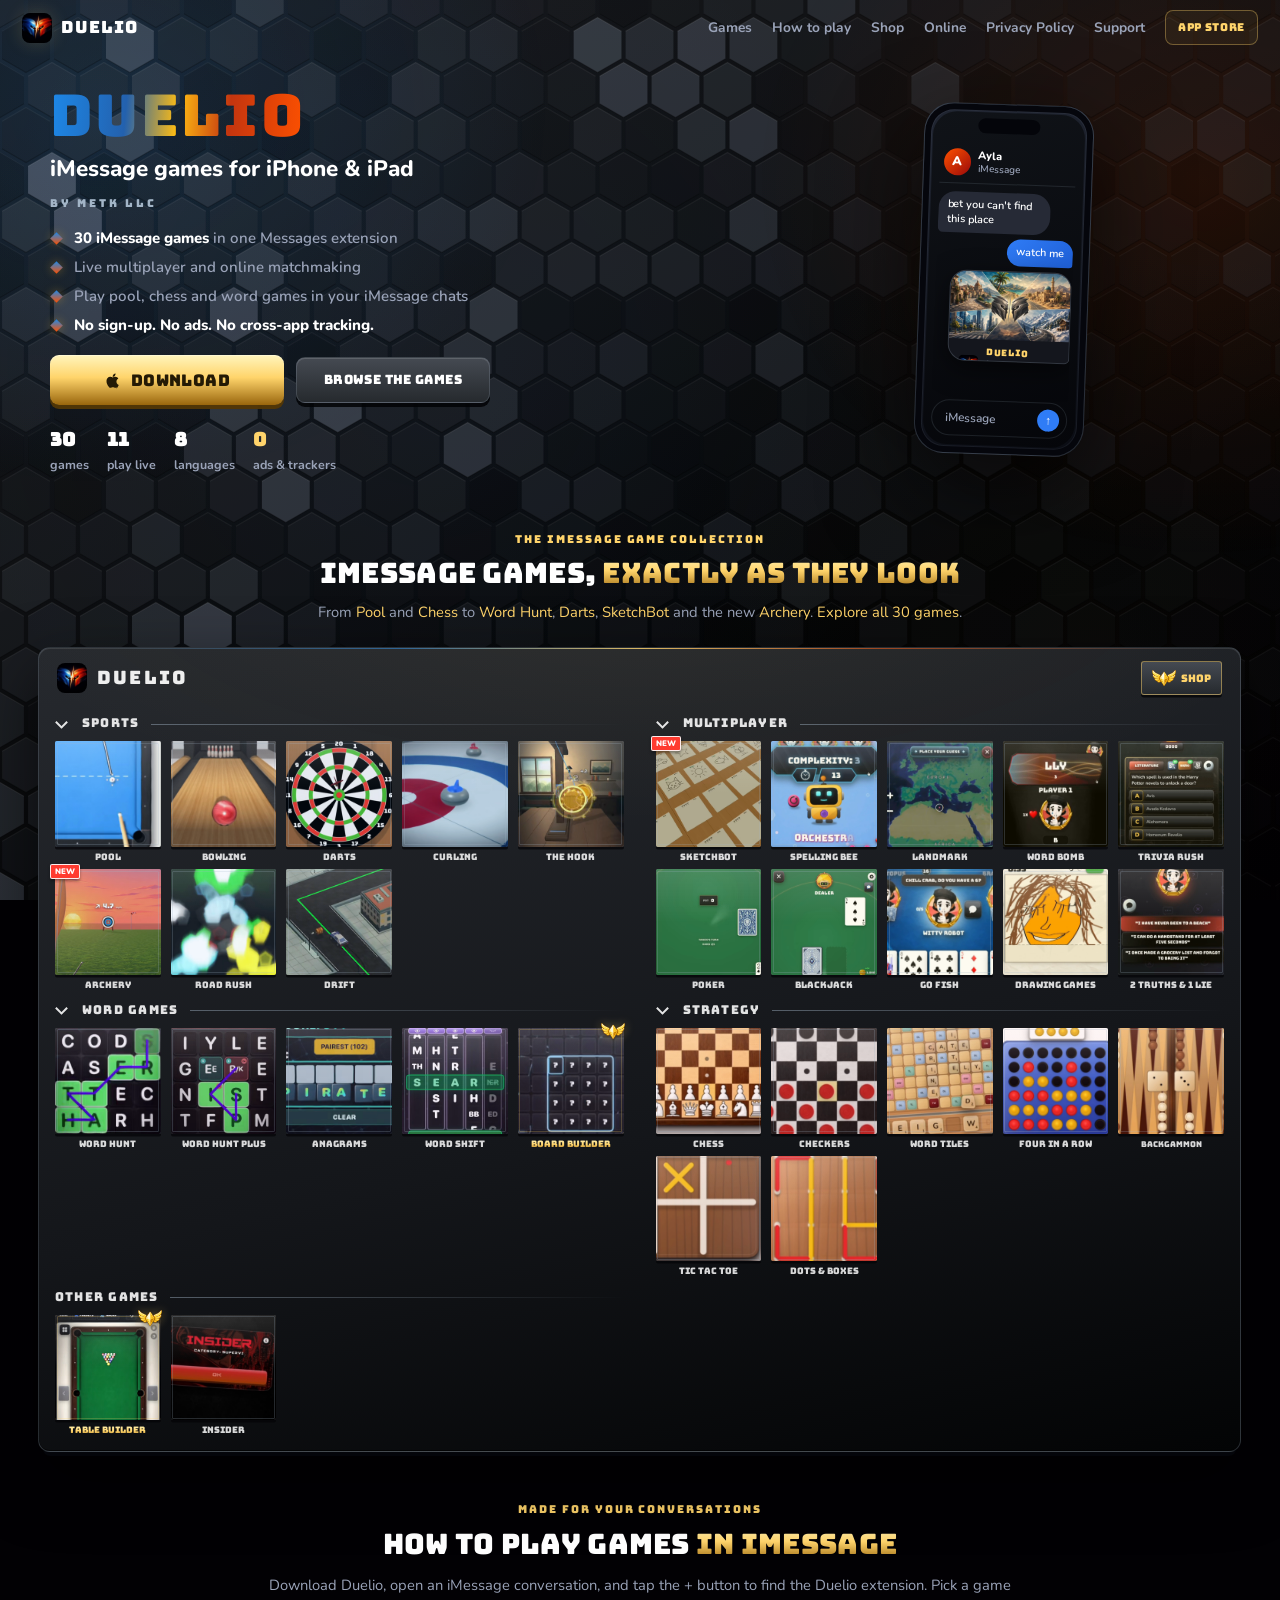
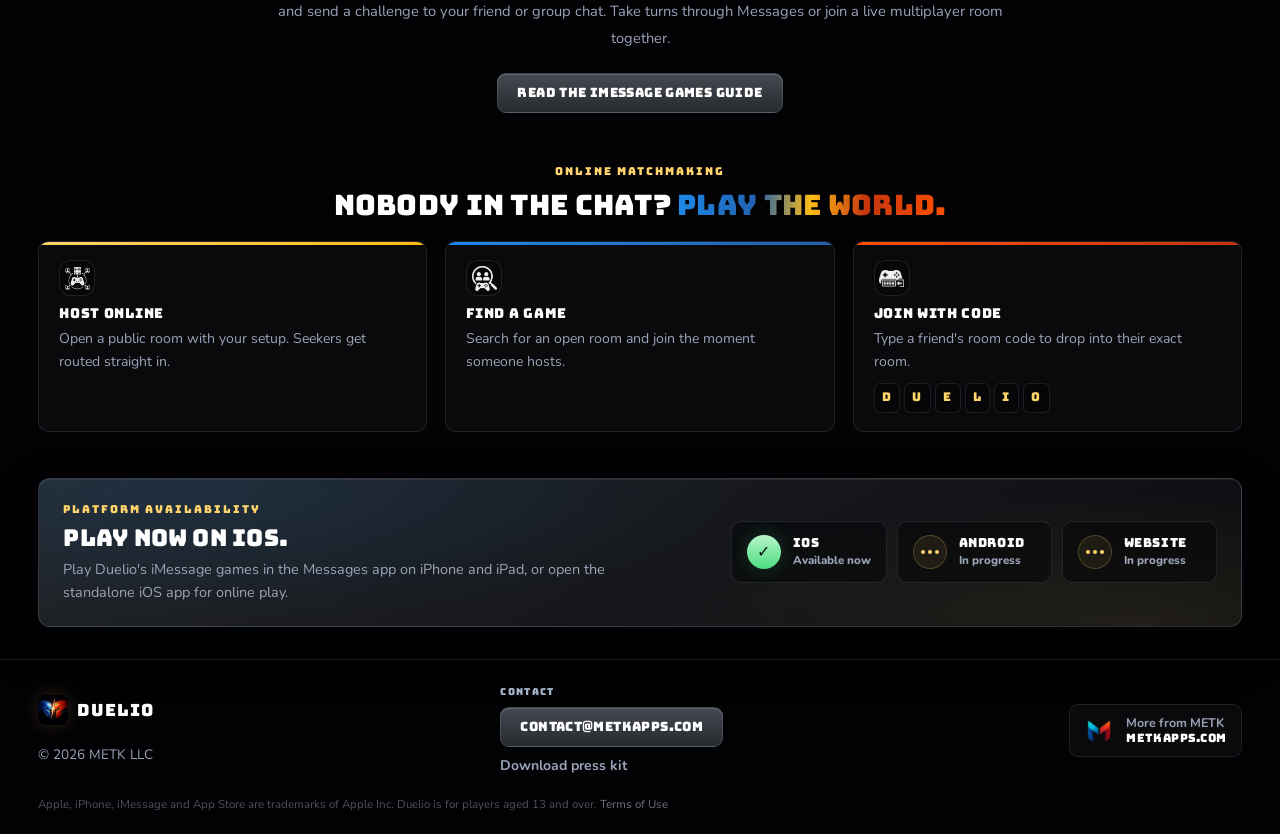
<file: index.html>
<!DOCTYPE html>
<html lang="en">
<head>
<meta charset="utf-8">
<meta http-equiv="Content-Security-Policy" content="default-src 'self'; script-src 'self'; style-src 'self' 'unsafe-inline'; img-src 'self' data: blob:; media-src 'self' blob:; font-src 'self'; connect-src 'self' https://api.duelioapp.com; object-src 'none'; base-uri 'none'; form-action 'none'">
<meta name="referrer" content="no-referrer">
<meta name="viewport" content="width=device-width, initial-scale=1">
<title>Duelio — iMessage Games for iPhone &amp; iPad</title>
<meta name="description" content="Play 30 iMessage games with Duelio on iPhone and iPad. Challenge friends to pool, chess, Word Hunt and more in Messages. No ads or sign-up.">
<meta property="og:title" content="Duelio — iMessage Games for iPhone &amp; iPad">
<meta property="og:description" content="Play 30 iMessage games with Duelio on iPhone and iPad. Challenge friends to pool, chess, Word Hunt and more in Messages. No ads or sign-up.">
<meta property="og:url" content="https://duelioapp.com/">
<meta property="og:image" content="https://duelioapp.com/assets/img/duelio-logo.png">
<meta property="og:type" content="website">
<meta property="og:site_name" content="Duelio">
<meta property="og:image:alt" content="Duelio iMessage games app icon">
<meta name="twitter:card" content="summary">
<meta name="twitter:title" content="Duelio — iMessage Games for iPhone &amp; iPad">
<meta name="twitter:description" content="Play 30 iMessage games with Duelio on iPhone and iPad. Challenge friends to pool, chess, Word Hunt and more in Messages. No ads or sign-up.">
<meta name="twitter:image" content="https://duelioapp.com/assets/img/duelio-logo.png">
<link rel="canonical" href="https://duelioapp.com/">
<script type="application/ld+json">
{
  "@context": "https://schema.org",
  "@graph": [
    {
      "@type": "WebSite",
      "@id": "https://duelioapp.com/#website",
      "name": "Duelio",
      "alternateName": "Duelio Games",
      "url": "https://duelioapp.com/",
      "publisher": { "@id": "https://duelioapp.com/#organization" }
    },
    {
      "@type": "Organization",
      "@id": "https://duelioapp.com/#organization",
      "name": "METK LLC",
      "url": "https://metkapps.com/"
    },
    {
      "@type": "SoftwareApplication",
      "name": "Duelio Games",
      "url": "https://duelioapp.com/",
      "downloadUrl": "https://apps.apple.com/app/id6792538416",
      "image": "https://duelioapp.com/assets/img/duelio-logo.png",
      "operatingSystem": "iOS, iPadOS",
      "applicationCategory": "GameApplication",
      "description": "An iMessage game collection for iPhone and iPad with pool, chess, word games, card games and live multiplayer.",
      "publisher": { "@id": "https://duelioapp.com/#organization" }
    }
  ]
}
</script>
<meta name="theme-color" content="#020104">
<link rel="icon" type="image/png" sizes="32x32" href="/assets/img/favicon-32.png?v=2">
<link rel="icon" type="image/png" sizes="16x16" href="/assets/img/favicon-16.png?v=2">
<link rel="icon" type="image/png" sizes="64x64" href="/assets/img/favicon-64.png?v=2">
<link rel="apple-touch-icon" href="/assets/img/apple-touch-icon.png?v=2">
<link rel="stylesheet" href="/assets/site.css?v=19">
<link rel="stylesheet" href="/assets/home.css?v=4">
</head>
<body class="home">

<div class="wall" aria-hidden="true"></div>
<div class="duel-glow" aria-hidden="true"></div>
<canvas id="hexfx" aria-hidden="true"></canvas>

<header class="nav" id="nav">
  <a class="nav-logo" href="/">
    <img src="/assets/img/duelio-logo.png" alt="Duelio">
    <span class="wm">DUELIO</span>
  </a>
  <nav class="nav-links">
    <a href="#catalog">Games</a>
    <a href="/imessage-games/">How to play</a>
    <a href="/shop/">Shop</a>
    <a href="#online">Online</a>
    <a href="/privacy/">Privacy Policy</a>
    <a href="/support/">Support</a>
  </nav>
  <a class="nav-cta" href="https://apps.apple.com/app/id6792538416" target="_blank" rel="noopener">App Store</a>
</header>

<main>

<!-- ============================== HERO ============================== -->
<section class="hero" id="top">
  <div class="hero-inner">
    <div class="hero-copy">
      <h1 class="reveal d1"><span class="grad-duel">DUELIO</span><span class="hero-tagline">iMessage games for iPhone &amp; iPad</span></h1>
      <p class="hero-by reveal d1">by METK LLC</p>
      <ul class="hero-bullets reveal d2">
        <li><b>30 iMessage games</b> in one Messages extension</li>
        <li>Live multiplayer and online matchmaking</li>
        <li>Play pool, chess and word games in your iMessage chats</li>
        <li><b>No sign-up. No ads. No cross-app tracking.</b></li>
      </ul>
      <div class="hero-cta reveal d3">
        <a class="btn btn-gold hero-download" href="https://apps.apple.com/app/id6792538416" target="_blank" rel="noopener">
          <svg viewBox="0 0 24 24" width="24" height="24" focusable="false" aria-hidden="true"><path fill="currentColor" d="M17.05 20.28c-.98.95-2.05.8-3.08.35-1.09-.46-2.09-.48-3.24 0-1.44.62-2.2.44-3.06-.35C2.79 15.25 3.51 7.59 9.05 7.31c1.35.07 2.29.74 3.08.8.98-.2 1.92-.9 3.16-.8 1.79.14 3.04.86 3.9 2.18-3.6 2.16-2.75 6.9.53 8.16-.65 1.36-1.5 2.7-2.67 4.63ZM12.03 7.25c-.15-2.23 1.66-4.07 3.74-4.25.29 2.58-2.34 4.5-3.74 4.25Z"/></svg>
          <span>Download</span>
        </a>
        <a class="btn btn-ghost hero-browse" href="#catalog">Browse the games</a>
      </div>
      <div class="hero-stats reveal d3">
        <div><b class="count" data-count="30">30</b><span>games</span></div>
        <div><b class="count" data-count="11">11</b><span>play live</span></div>
        <div><b class="count" data-count="8">8</b><span>languages</span></div>
        <div><b class="gap">0</b><span>ads &amp; trackers</span></div>
      </div>
    </div>

    <!-- animated iMessage thread with the app's real invite covers -->
    <div class="hero-phone reveal d2" aria-hidden="true">
      <div class="phone">
        <div class="phone-notch"></div>
        <div class="phone-screen" id="phone-screen"></div>
      </div>
      <div class="phone-glow"></div>
    </div>
  </div>
</section>

<!-- ============================== CATALOG ============================== -->
<section class="section" id="catalog">
  <p class="eyebrow reveal">The iMessage game collection</p>
  <h2 class="reveal">iMessage games, <span class="grad-gold">exactly as they look</span></h2>
  <p class="lead">From <a href="/games/#game-8ballreboot">Pool</a> and <a href="/games/#game-chess">Chess</a> to <a href="/games/#game-wordhunt">Word Hunt</a>, <a href="/games/#game-darts">Darts</a>, <a href="/games/#game-quickdraw">SketchBot</a> and the new <a href="/games/#game-archery">Archery</a>. <a href="/games/">Explore all 30 games</a>.</p>

  <div class="catalog-shell reveal">
    <canvas class="catalog-hexfx" aria-hidden="true"></canvas>
    <div class="catalog-head">
      <img class="catalog-app-icon" src="/assets/img/duelio-logo.png" alt="" width="36" height="36">
      <span class="wm">DUELIO</span>
      <div class="catalog-actions">
        <a class="catalog-shop" href="/shop/"><img src="/assets/img/pro-icon.png" alt="" width="160" height="109">SHOP</a>
      </div>
    </div>
    <div class="catalog-scroll" id="catalog-scroll"></div>

  </div>
</section>

<section class="section imessage-intro" aria-labelledby="imessage-intro-title">
  <p class="eyebrow">Made for your conversations</p>
  <h2 id="imessage-intro-title">How to play games <span class="grad-gold">in iMessage</span></h2>
  <p class="lead">Download Duelio, open an iMessage conversation, and tap the + button to find the Duelio extension. Pick a game and send a challenge to your friend or group chat. Take turns through Messages or join a live multiplayer room together.</p>
  <p class="imessage-guide-link"><a class="btn btn-ghost" href="/imessage-games/">Read the iMessage games guide</a></p>
</section>

<!-- ============================== ONLINE ============================== -->
<section class="section" id="online">
  <p class="eyebrow reveal">Online matchmaking</p>
  <h2 class="reveal">Nobody in the chat? <span class="grad-duel">Play the world.</span></h2>

  <div class="online-grid">
    <div class="online-card host reveal">
      <div class="oc-icon"><img src="/assets/img/icons/host.png" alt=""></div>
      <h3>HOST ONLINE</h3>
      <p>Open a public room with your setup. Seekers get routed straight in.</p>
    </div>
    <div class="online-card find reveal d1">
      <div class="oc-icon"><img src="/assets/img/icons/find.png" alt=""></div>
      <h3>FIND A GAME</h3>
      <p>Search for an open room and join the moment someone hosts.</p>
    </div>
    <div class="online-card join reveal d2">
      <div class="oc-icon"><img src="/assets/img/icons/code.png" alt=""></div>
      <h3>JOIN WITH CODE</h3>
      <p>Type a friend's room code to drop into their exact room.</p>
      <div class="code-chip"><span>D</span><span>U</span><span>E</span><span>L</span><span>I</span><span>O</span></div>
    </div>
  </div>
</section>

<!-- ============================== AVAILABILITY ============================== -->
<section class="platform-status reveal" aria-labelledby="platform-status-title">
  <div class="platform-status-copy">
    <p class="eyebrow">Platform availability</p>
    <h2 id="platform-status-title">Play now on iOS.</h2>
    <p>Play Duelio's iMessage games in the Messages app on iPhone and iPad, or open the standalone iOS app for online play.</p>
  </div>
  <div class="platform-list" aria-label="Duelio platform availability">
    <a class="platform-card available" href="https://apps.apple.com/app/id6792538416" target="_blank" rel="noopener">
      <span class="platform-check" aria-hidden="true">✓</span>
      <span><strong>iOS</strong><small>Available now</small></span>
    </a>
    <div class="platform-card coming">
      <span class="platform-soon" aria-hidden="true"><i></i><i></i><i></i></span>
      <span><strong>Android</strong><small>In progress</small></span>
    </div>
    <div class="platform-card coming">
      <span class="platform-soon" aria-hidden="true"><i></i><i></i><i></i></span>
      <span><strong>Website</strong><small>In progress</small></span>
    </div>
  </div>
</section>

</main>

<footer class="footer">
  <div class="foot-inner">
    <div class="foot-brand">
      <a class="nav-logo" href="/"><img src="/assets/img/duelio-logo.png" alt="Duelio"><span class="wm">DUELIO</span></a>
      <p>© <span id="year">2026</span> METK LLC</p>
    </div>
    <div class="foot-contact">
      <span class="fc-lbl">Contact</span>
      <a class="btn btn-ghost" href="mailto:contact@metkapps.com">contact@metkapps.com</a>
      <a class="foot-press" href="/press/Duelio-Press-Kit.zip">Download press kit</a>
    </div>
    <a class="foot-metk" href="https://metkapps.com" rel="noopener">
      <img src="/assets/img/metk-logo.png" alt="METK">
      <span>More from METK<b>metkapps.com</b></span>
    </a>
  </div>
  <p class="foot-legal">Apple, iPhone, iMessage and App&nbsp;Store are trademarks of Apple&nbsp;Inc.
  Duelio is for players aged 13 and over. <a href="/terms/">Terms of Use</a></p>
</footer>

<script src="/assets/site.js?v=20" defer></script>
</body>
</html>
</file>
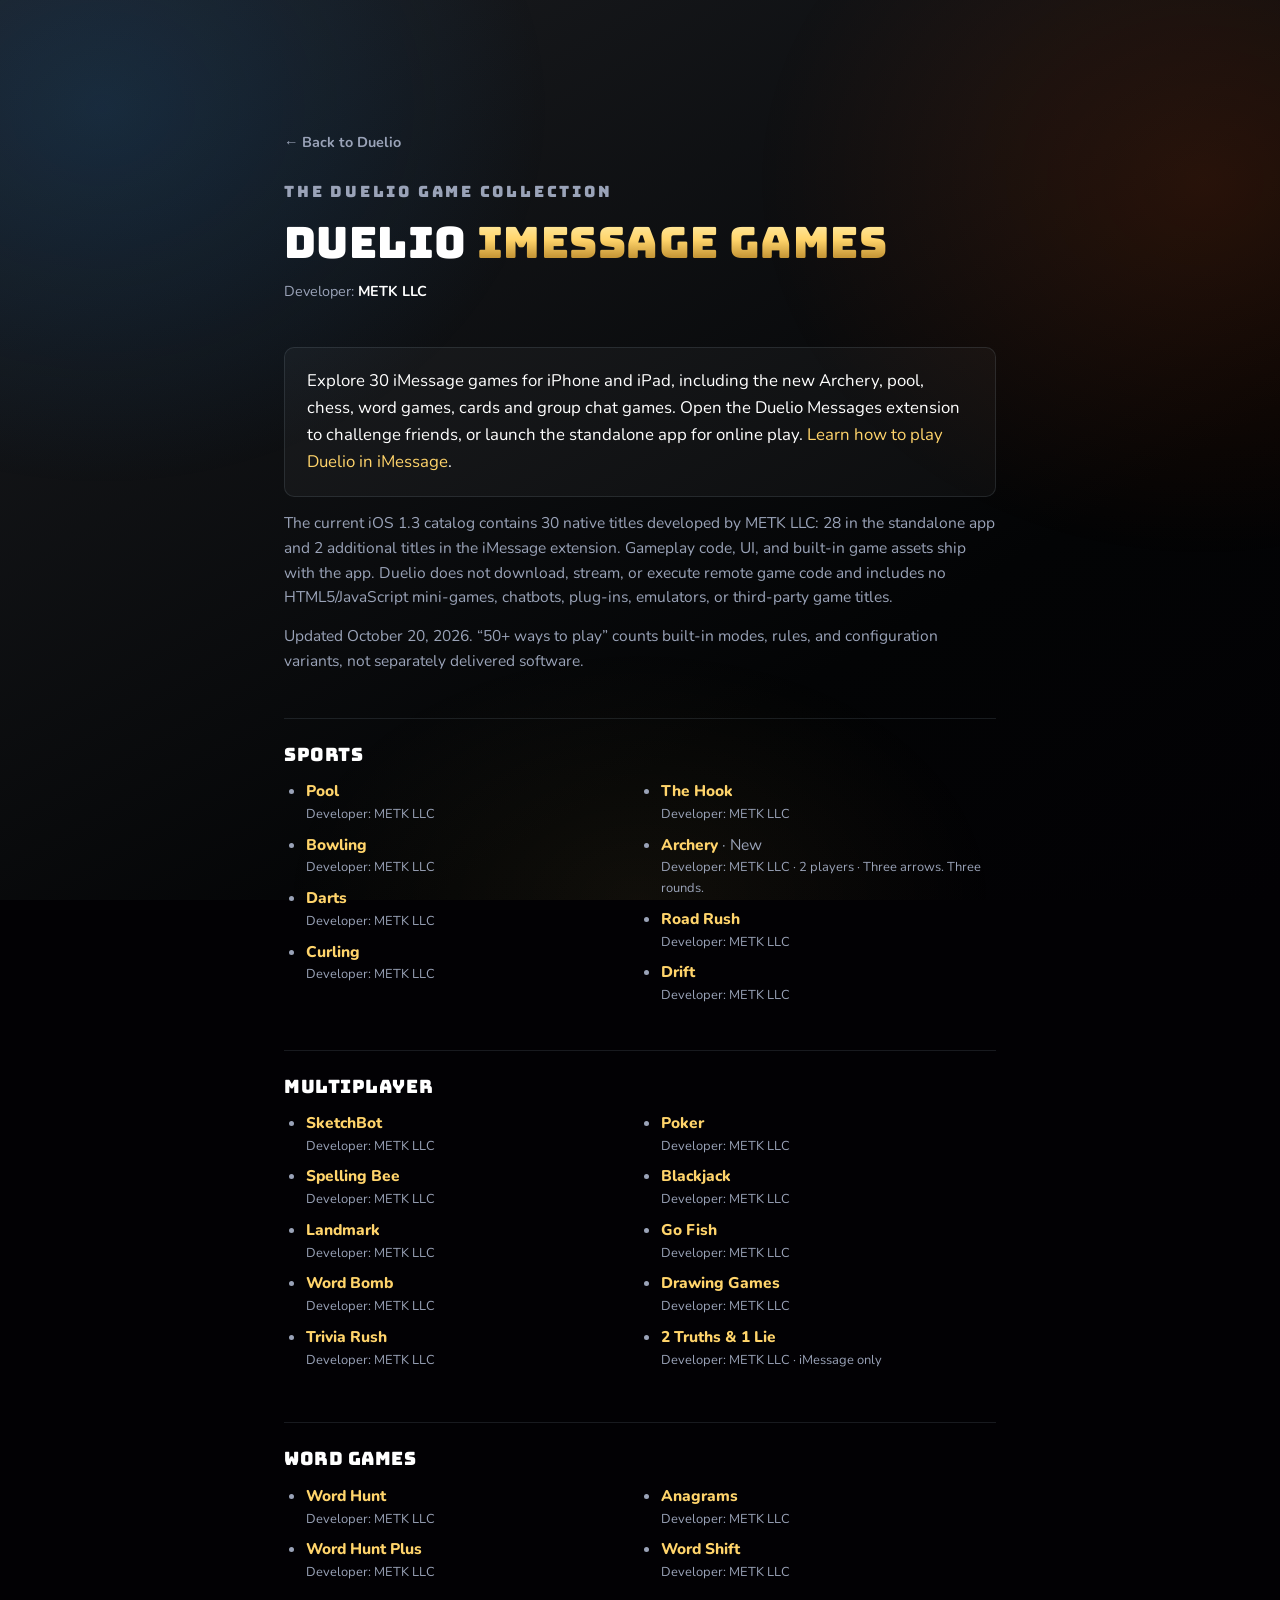
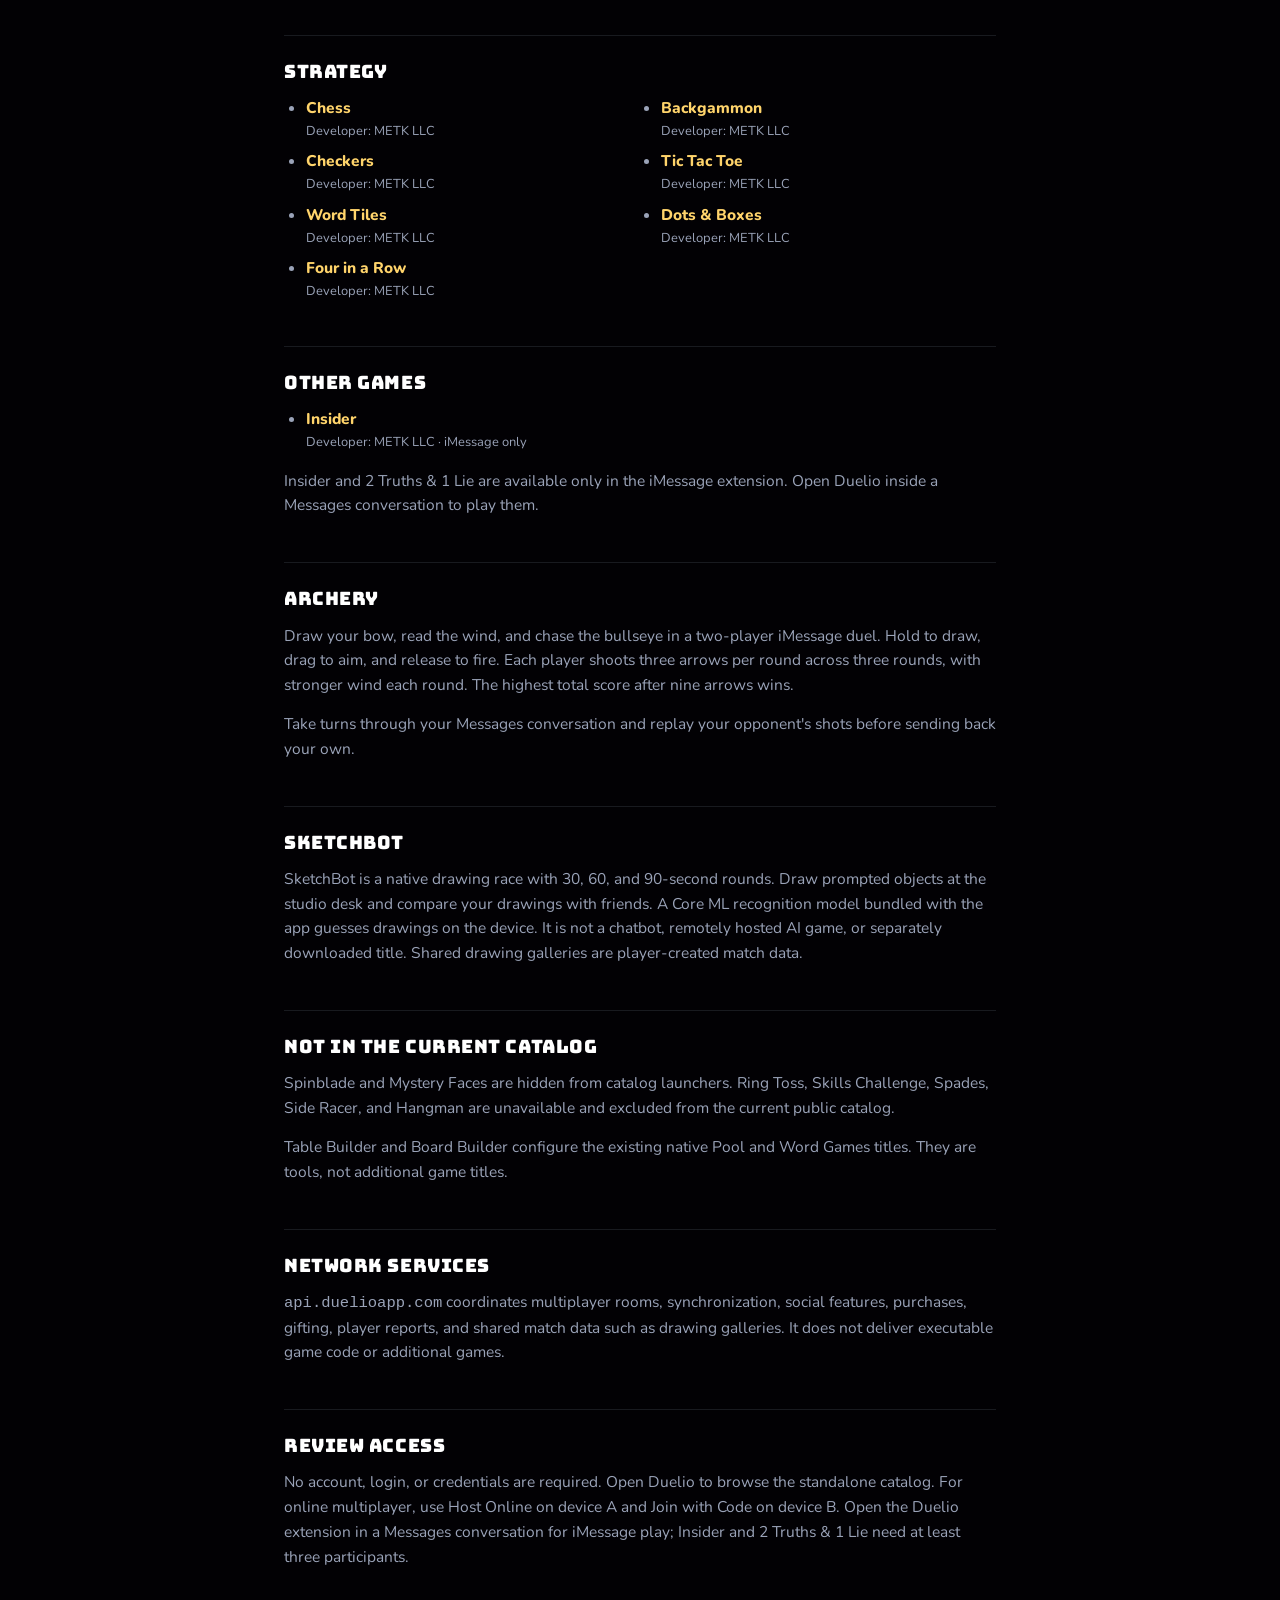
<file: games/index.html>
<!DOCTYPE html>
<html lang="en">
<head>
<meta charset="utf-8">
<meta http-equiv="Content-Security-Policy" content="default-src 'self'; script-src 'self'; style-src 'self' 'unsafe-inline'; img-src 'self' data: blob:; media-src 'self' blob:; font-src 'self'; connect-src 'self' https://api.duelioapp.com; object-src 'none'; base-uri 'none'; form-action 'none'">
<meta name="referrer" content="no-referrer">
<meta name="viewport" content="width=device-width, initial-scale=1">
<title>iMessage Game Collection: Pool, Chess &amp; Word Games — Duelio</title>
<meta name="description" content="Explore Duelio's 30 iMessage games, including the new Archery, pool, chess, Word Hunt and group chat games. Challenge friends in Messages on iPhone and iPad.">
<link rel="canonical" href="https://duelioapp.com/games/">
<meta property="og:type" content="website">
<meta property="og:site_name" content="Duelio">
<meta property="og:title" content="iMessage Game Collection: Pool, Chess &amp; Word Games — Duelio">
<meta property="og:description" content="Explore Duelio's 30 iMessage games, including the new Archery, pool, chess, Word Hunt and group chat games. Challenge friends in Messages on iPhone and iPad.">
<meta property="og:url" content="https://duelioapp.com/games/">
<meta property="og:image" content="https://duelioapp.com/assets/img/duelio-logo.png">
<meta property="og:image:alt" content="Duelio iMessage games app icon">
<meta name="twitter:card" content="summary">
<meta name="twitter:title" content="iMessage Game Collection: Pool, Chess &amp; Word Games — Duelio">
<meta name="twitter:description" content="Explore Duelio's 30 iMessage games, including the new Archery, pool, chess, Word Hunt and group chat games. Challenge friends in Messages on iPhone and iPad.">
<meta name="twitter:image" content="https://duelioapp.com/assets/img/duelio-logo.png">
<meta name="theme-color" content="#020104">
<link rel="icon" type="image/png" sizes="32x32" href="/assets/img/favicon-32.png?v=2">
<link rel="icon" type="image/png" sizes="16x16" href="/assets/img/favicon-16.png?v=2">
<link rel="apple-touch-icon" href="/assets/img/apple-touch-icon.png?v=2">
<link rel="stylesheet" href="/assets/site.css?v=18">
<style>
  .game-index { columns: 2; gap: 20px; margin: 18px 0 0; }
  .game-index li { break-inside: avoid; margin: 0 0 8px; }
  .game-index a { font-weight: 800; }
  .game-index small { color: var(--muted); display: block; }
  @media (max-width: 560px) { .game-index { columns: 1; } }
</style>
</head>
<body>
<div class="wall" aria-hidden="true"></div>
<div class="duel-glow" aria-hidden="true"></div>

<main class="page legal">
  <a class="back-home" href="/">← Back to Duelio</a>
  <header class="page-head">
    <p class="eyebrow">The Duelio game collection</p>
    <h1>Duelio <span class="grad-gold">iMessage Games</span></h1>
    <p class="dates">Developer: <b>METK LLC</b></p>
  </header>

  <p class="lead">
    Explore 30 iMessage games for iPhone and iPad, including the new Archery,
    pool, chess, word games, cards and group chat games. Open the Duelio Messages extension to
    challenge friends, or launch the standalone app for online play.
    <a href="/imessage-games/">Learn how to play Duelio in iMessage</a>.
  </p>
  <p>
    The current iOS 1.3 catalog contains 30 native titles developed by METK LLC:
    28 in the standalone app and 2 additional titles in the iMessage extension.
    Gameplay code, UI, and built-in game assets ship with the app. Duelio does not
    download, stream, or execute remote game code and includes no HTML5/JavaScript
    mini-games, chatbots, plug-ins, emulators, or third-party game titles.
  </p>
  <p>Updated October 20, 2026. “50+ ways to play” counts built-in modes, rules,
    and configuration variants, not separately delivered software.</p>

  <h2>Sports</h2>
  <ul class="game-index">
    <li id="game-8ballreboot"><a href="?game=8ballreboot#game-8ballreboot">Pool</a><small>Developer: METK LLC</small></li>
    <li id="game-bowling"><a href="?game=bowling#game-bowling">Bowling</a><small>Developer: METK LLC</small></li>
    <li id="game-darts"><a href="?game=darts#game-darts">Darts</a><small>Developer: METK LLC</small></li>
    <li id="game-curling"><a href="?game=curling#game-curling">Curling</a><small>Developer: METK LLC</small></li>
    <li id="game-thehook"><a href="?game=thehook#game-thehook">The Hook</a><small>Developer: METK LLC</small></li>
    <li id="game-archery"><a href="?game=archery#game-archery">Archery</a> · New<small>Developer: METK LLC · 2 players · Three arrows. Three rounds.</small></li>
    <li id="game-roadracer"><a href="?game=roadracer#game-roadracer">Road Rush</a><small>Developer: METK LLC</small></li>
    <li id="game-toprace"><a href="?game=toprace#game-toprace">Drift</a><small>Developer: METK LLC</small></li>
  </ul>

  <h2>Multiplayer</h2>
  <ul class="game-index">
    <li id="game-quickdraw"><a href="?game=quickdraw#game-quickdraw">SketchBot</a><small>Developer: METK LLC</small></li>
    <li id="game-spellingbee"><a href="?game=spellingbee#game-spellingbee">Spelling Bee</a><small>Developer: METK LLC</small></li>
    <li id="game-maps"><a href="?game=maps#game-maps">Landmark</a><small>Developer: METK LLC</small></li>
    <li id="game-bombparty"><a href="?game=bombparty#game-bombparty">Word Bomb</a><small>Developer: METK LLC</small></li>
    <li id="game-trivia"><a href="?game=trivia#game-trivia">Trivia Rush</a><small>Developer: METK LLC</small></li>
    <li id="game-poker"><a href="?game=poker#game-poker">Poker</a><small>Developer: METK LLC</small></li>
    <li id="game-blackjack"><a href="?game=blackjack#game-blackjack">Blackjack</a><small>Developer: METK LLC</small></li>
    <li id="game-gofish"><a href="?game=gofish#game-gofish">Go Fish</a><small>Developer: METK LLC</small></li>
    <li id="game-drawing"><a href="?game=drawing#game-drawing">Drawing Games</a><small>Developer: METK LLC</small></li>
    <li id="game-twotruths"><a href="?game=twotruths#game-twotruths">2 Truths &amp; 1 Lie</a><small>Developer: METK LLC · iMessage only</small></li>
  </ul>

  <h2>Word Games</h2>
  <ul class="game-index">
    <li id="game-wordhunt"><a href="?game=wordhunt#game-wordhunt">Word Hunt</a><small>Developer: METK LLC</small></li>
    <li id="game-wordhuntplus"><a href="?game=wordhuntplus#game-wordhuntplus">Word Hunt Plus</a><small>Developer: METK LLC</small></li>
    <li id="game-anagrams"><a href="?game=anagrams#game-anagrams">Anagrams</a><small>Developer: METK LLC</small></li>
    <li id="game-wordshift"><a href="?game=wordshift#game-wordshift">Word Shift</a><small>Developer: METK LLC</small></li>
  </ul>

  <h2>Strategy</h2>
  <ul class="game-index">
    <li id="game-chess"><a href="?game=chess#game-chess">Chess</a><small>Developer: METK LLC</small></li>
    <li id="game-checkers"><a href="?game=checkers#game-checkers">Checkers</a><small>Developer: METK LLC</small></li>
    <li id="game-scrabble"><a href="?game=scrabble#game-scrabble">Word Tiles</a><small>Developer: METK LLC</small></li>
    <li id="game-connect4"><a href="?game=connect4#game-connect4">Four in a Row</a><small>Developer: METK LLC</small></li>
    <li id="game-backgammon"><a href="?game=backgammon#game-backgammon">Backgammon</a><small>Developer: METK LLC</small></li>
    <li id="game-tictactoe"><a href="?game=tictactoe#game-tictactoe">Tic Tac Toe</a><small>Developer: METK LLC</small></li>
    <li id="game-dotsandboxes"><a href="?game=dotsandboxes#game-dotsandboxes">Dots &amp; Boxes</a><small>Developer: METK LLC</small></li>
  </ul>

  <h2>Other Games</h2>
  <ul class="game-index">
    <li id="game-insider"><a href="?game=insider#game-insider">Insider</a><small>Developer: METK LLC · iMessage only</small></li>
  </ul>

  <p>Insider and 2 Truths &amp; 1 Lie are available only in the iMessage extension.
    Open Duelio inside a Messages conversation to play them.</p>

  <h2>Archery</h2>
  <p>Draw your bow, read the wind, and chase the bullseye in a two-player
    iMessage duel. Hold to draw, drag to aim, and release to fire. Each player
    shoots three arrows per round across three rounds, with stronger wind
    each round. The highest total score after nine arrows wins.</p>
  <p>Take turns through your Messages conversation and replay your opponent's
    shots before sending back your own.</p>

  <h2>SketchBot</h2>
  <p>SketchBot is a native drawing race with 30, 60, and 90-second rounds. Draw
    prompted objects at the studio desk and compare your drawings with friends.
    A Core ML recognition model
    bundled with the app guesses drawings on the device. It is not a chatbot,
    remotely hosted AI game, or separately downloaded title. Shared drawing
    galleries are player-created match data.</p>

  <h2>Not in the current catalog</h2>
  <p>Spinblade and Mystery Faces are hidden from catalog launchers. Ring Toss,
    Skills Challenge, Spades, Side Racer, and Hangman are unavailable and excluded
    from the current public catalog.</p>
  <p>Table Builder and Board Builder configure the existing native Pool and
    Word Games titles. They are tools, not additional game titles.</p>

  <h2>Network services</h2>
  <p><code>api.duelioapp.com</code> coordinates multiplayer rooms, synchronization,
    social features, purchases, gifting, player reports, and shared match data
    such as drawing galleries. It does not deliver executable game code or
    additional games.</p>

  <h2>Review access</h2>
  <p>No account, login, or credentials are required. Open Duelio to browse the
    standalone catalog. For online multiplayer, use Host Online on device A and
    Join with Code on device B. Open the Duelio extension in a Messages
    conversation for iMessage play; Insider and 2 Truths &amp; 1 Lie need at least
    three participants.</p>
</main>
</body>
</html>
</file>
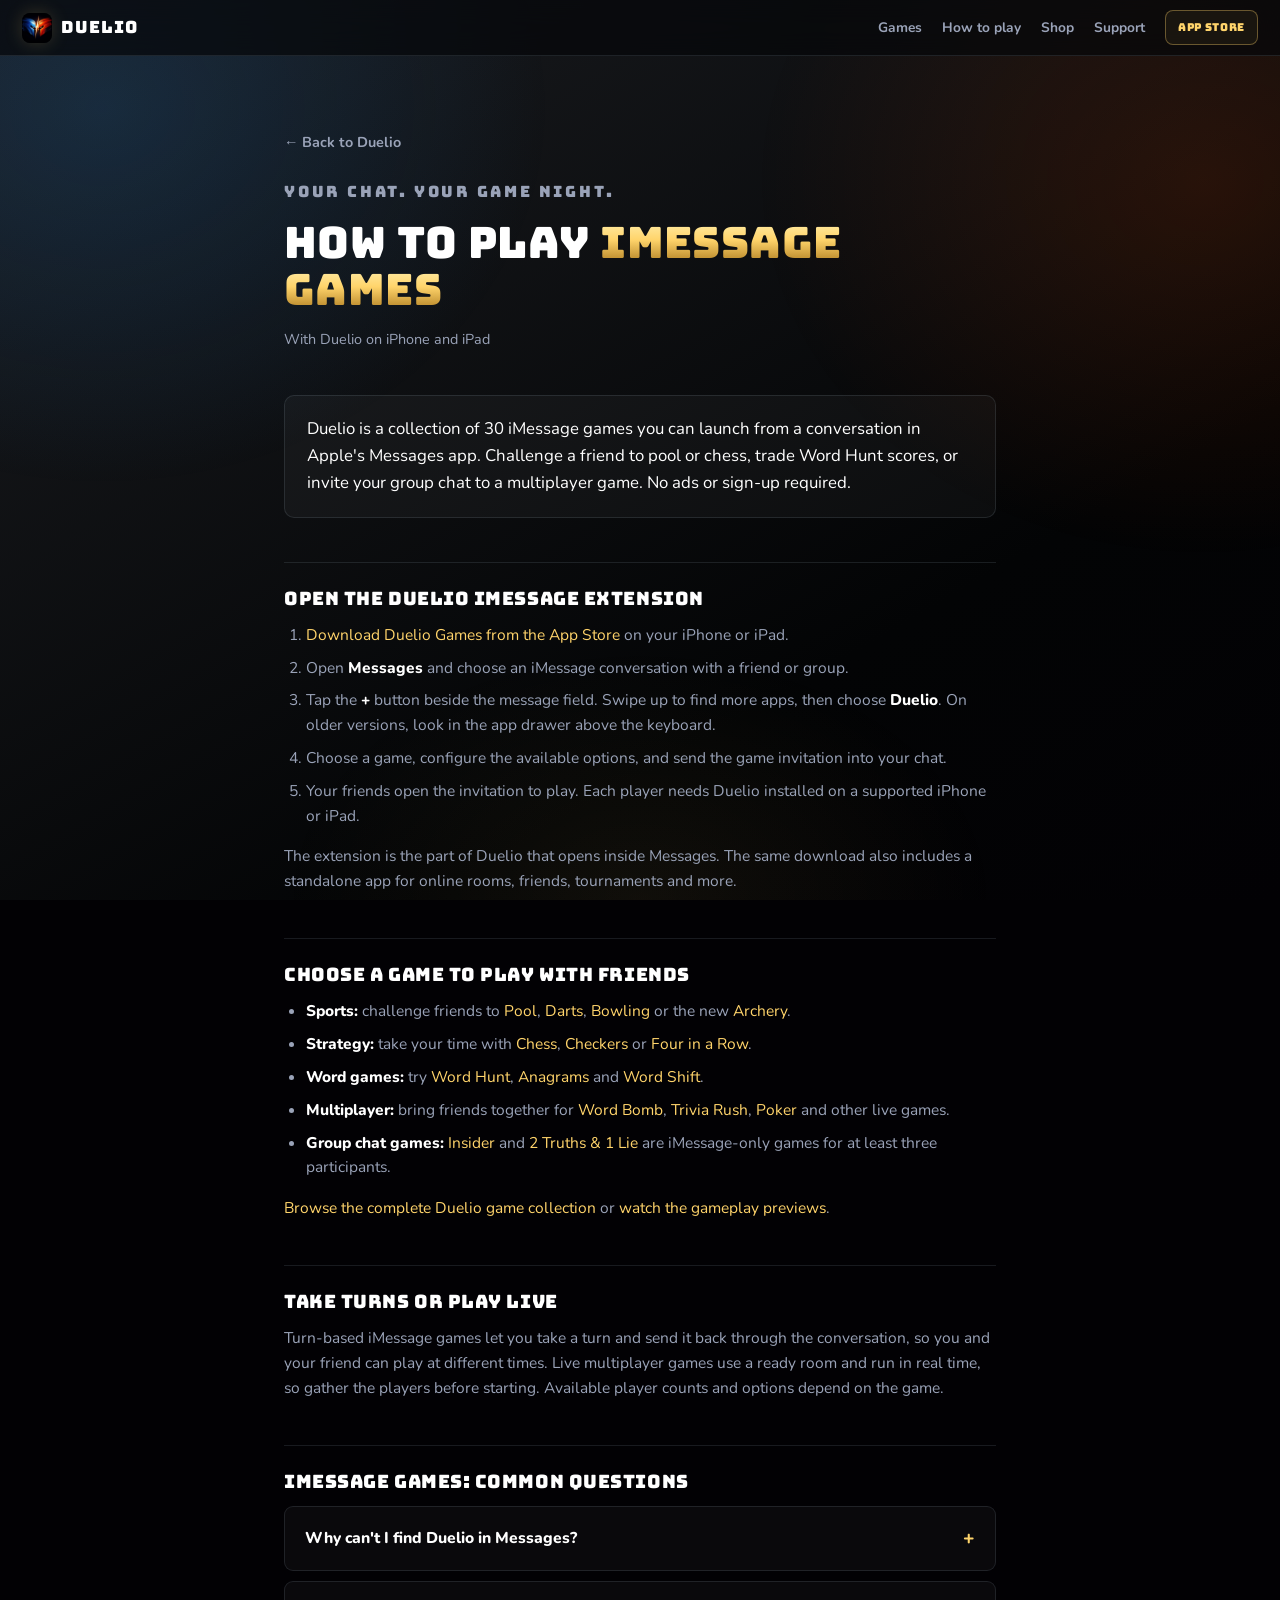
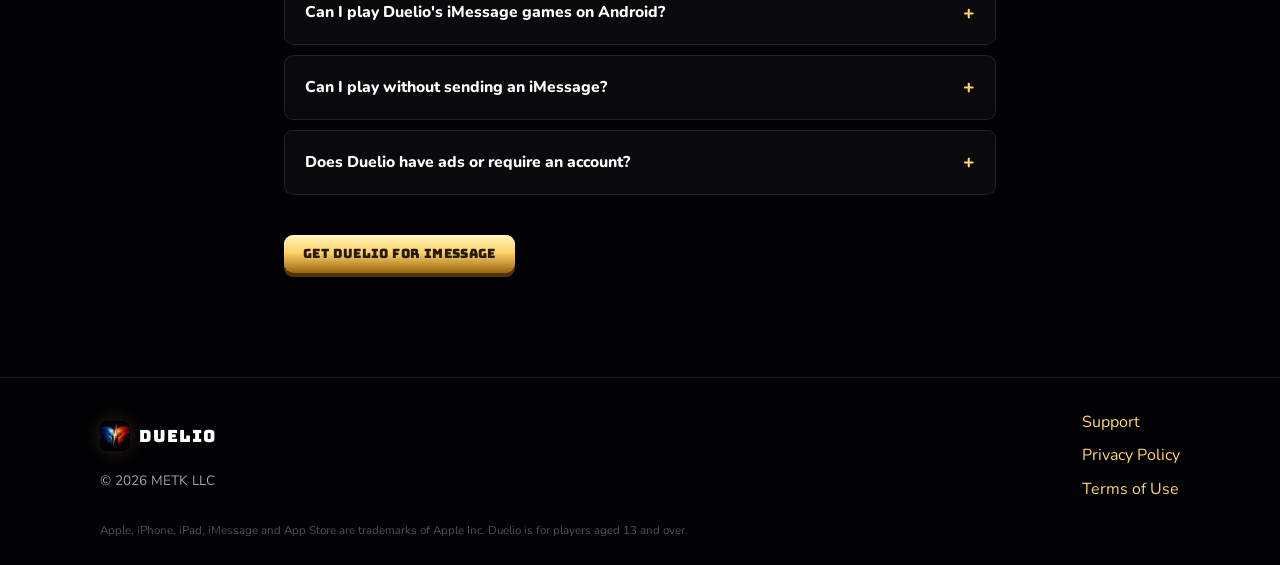
<file: imessage-games/index.html>
<!DOCTYPE html>
<html lang="en">
<head>
<meta charset="utf-8">
<meta http-equiv="Content-Security-Policy" content="default-src 'self'; script-src 'self'; style-src 'self' 'unsafe-inline'; img-src 'self' data: blob:; media-src 'self' blob:; font-src 'self'; connect-src 'self' https://api.duelioapp.com; object-src 'none'; base-uri 'none'; form-action 'none'">
<meta name="referrer" content="no-referrer">
<meta name="viewport" content="width=device-width, initial-scale=1">
<title>How to Play iMessage Games on iPhone &amp; iPad — Duelio</title>
<meta name="description" content="Learn how to play iMessage games with Duelio. Find the Messages extension, send game invites, and play pool, chess and word games with friends on iPhone and iPad.">
<link rel="canonical" href="https://duelioapp.com/imessage-games/">
<meta property="og:type" content="website">
<meta property="og:site_name" content="Duelio">
<meta property="og:title" content="How to Play iMessage Games on iPhone &amp; iPad — Duelio">
<meta property="og:description" content="Find Duelio in Messages, send a game invite, and turn your iMessage conversations into game night.">
<meta property="og:url" content="https://duelioapp.com/imessage-games/">
<meta property="og:image" content="https://duelioapp.com/assets/img/duelio-logo.png">
<meta property="og:image:alt" content="Duelio iMessage games app icon">
<meta name="twitter:card" content="summary">
<meta name="twitter:title" content="How to Play iMessage Games on iPhone &amp; iPad — Duelio">
<meta name="twitter:description" content="Find Duelio in Messages, send a game invite, and turn your iMessage conversations into game night.">
<meta name="twitter:image" content="https://duelioapp.com/assets/img/duelio-logo.png">
<meta name="theme-color" content="#020104">
<link rel="icon" type="image/png" sizes="32x32" href="/assets/img/favicon-32.png?v=2">
<link rel="apple-touch-icon" href="/assets/img/apple-touch-icon.png?v=2">
<link rel="stylesheet" href="/assets/site.css?v=19">
</head>
<body>
<div class="wall" aria-hidden="true"></div>
<div class="duel-glow" aria-hidden="true"></div>

<header class="nav scrolled">
  <a class="nav-logo" href="/"><img src="/assets/img/duelio-logo.png" alt="Duelio"><span class="wm">DUELIO</span></a>
  <nav class="nav-links" aria-label="Main navigation">
    <a href="/games/">Games</a>
    <a href="/imessage-games/" aria-current="page">How to play</a>
    <a href="/shop/">Shop</a>
    <a href="/support/">Support</a>
  </nav>
  <a class="nav-cta" href="https://apps.apple.com/app/id6792538416" target="_blank" rel="noopener">App Store</a>
</header>

<main class="page legal">
  <a class="back-home" href="/">← Back to Duelio</a>
  <header class="page-head">
    <p class="eyebrow">Your chat. Your game night.</p>
    <h1>How to play <span class="grad-gold">iMessage games</span></h1>
    <p class="dates">With Duelio on iPhone and iPad</p>
  </header>
  <p class="lead">Duelio is a collection of 30 iMessage games you can launch from a conversation in Apple's Messages app. Challenge a friend to pool or chess, trade Word Hunt scores, or invite your group chat to a multiplayer game. No ads or sign-up required.</p>

  <h2>Open the Duelio iMessage extension</h2>
  <ol style="margin: 0 0 16px 22px">
    <li><a href="https://apps.apple.com/app/id6792538416" target="_blank" rel="noopener">Download Duelio Games from the App Store</a> on your iPhone or iPad.</li>
    <li>Open <strong>Messages</strong> and choose an iMessage conversation with a friend or group.</li>
    <li>Tap the <strong>+</strong> button beside the message field. Swipe up to find more apps, then choose <strong>Duelio</strong>. On older versions, look in the app drawer above the keyboard.</li>
    <li>Choose a game, configure the available options, and send the game invitation into your chat.</li>
    <li>Your friends open the invitation to play. Each player needs Duelio installed on a supported iPhone or iPad.</li>
  </ol>
  <p>The extension is the part of Duelio that opens inside Messages. The same download also includes a standalone app for online rooms, friends, tournaments and more.</p>

  <h2>Choose a game to play with friends</h2>
  <ul>
    <li><strong>Sports:</strong> challenge friends to <a href="/games/#game-8ballreboot">Pool</a>, <a href="/games/#game-darts">Darts</a>, <a href="/games/#game-bowling">Bowling</a> or the new <a href="/games/#game-archery">Archery</a>.</li>
    <li><strong>Strategy:</strong> take your time with <a href="/games/#game-chess">Chess</a>, <a href="/games/#game-checkers">Checkers</a> or <a href="/games/#game-connect4">Four in a Row</a>.</li>
    <li><strong>Word games:</strong> try <a href="/games/#game-wordhunt">Word Hunt</a>, <a href="/games/#game-anagrams">Anagrams</a> and <a href="/games/#game-wordshift">Word Shift</a>.</li>
    <li><strong>Multiplayer:</strong> bring friends together for <a href="/games/#game-bombparty">Word Bomb</a>, <a href="/games/#game-trivia">Trivia Rush</a>, <a href="/games/#game-poker">Poker</a> and other live games.</li>
    <li><strong>Group chat games:</strong> <a href="/games/#game-insider">Insider</a> and <a href="/games/#game-twotruths">2 Truths &amp; 1 Lie</a> are iMessage-only games for at least three participants.</li>
  </ul>
  <p><a href="/games/">Browse the complete Duelio game collection</a> or <a href="/#catalog">watch the gameplay previews</a>.</p>

  <h2>Take turns or play live</h2>
  <p>Turn-based iMessage games let you take a turn and send it back through the conversation, so you and your friend can play at different times. Live multiplayer games use a ready room and run in real time, so gather the players before starting. Available player counts and options depend on the game.</p>

  <h2>iMessage games: common questions</h2>
  <div class="faq">
    <details>
      <summary>Why can't I find Duelio in Messages?</summary>
      <div><p>Check that Duelio is installed on your device, then open an iMessage conversation and tap +. Swipe up through the app list to look for Duelio. For help finding and rearranging apps, see <a href="https://support.apple.com/guide/iphone/use-imessage-apps-iphf9c9c01d3/ios" rel="noopener">Apple's iMessage apps guide</a>. If it still does not appear, <a href="/support/">contact Duelio support</a>.</p></div>
    </details>
    <details>
      <summary>Can I play Duelio's iMessage games on Android?</summary>
      <div><p>Duelio is currently available on iPhone and iPad. Its Messages extension uses Apple's iMessage. Android and browser versions are in progress.</p></div>
    </details>
    <details>
      <summary>Can I play without sending an iMessage?</summary>
      <div><p>Yes. Open the standalone Duelio app from your Home Screen and use Host Online, Find a Game or Join with Code. Insider and 2 Truths &amp; 1 Lie are available only in the iMessage extension.</p></div>
    </details>
    <details>
      <summary>Does Duelio have ads or require an account?</summary>
      <div><p>No ads or sign-up are required to play. Duelio also offers optional Pro, cosmetics and other in-app purchases. See the <a href="/shop/">Duelio Shop</a> for the available extras.</p></div>
    </details>
  </div>
  <p><a class="btn btn-gold" href="https://apps.apple.com/app/id6792538416" target="_blank" rel="noopener">Get Duelio for iMessage</a></p>
</main>

<footer class="footer">
  <div class="foot-inner">
    <div class="foot-brand">
      <a class="nav-logo" href="/"><img src="/assets/img/duelio-logo.png" alt="Duelio"><span class="wm">DUELIO</span></a>
      <p>© 2026 METK LLC</p>
    </div>
    <div class="foot-contact">
      <a href="/support/">Support</a>
      <a href="/privacy/">Privacy Policy</a>
      <a href="/terms/">Terms of Use</a>
    </div>
  </div>
  <p class="foot-legal">Apple, iPhone, iPad, iMessage and App Store are trademarks of Apple Inc. Duelio is for players aged 13 and over.</p>
</footer>
</body>
</html>
</file>
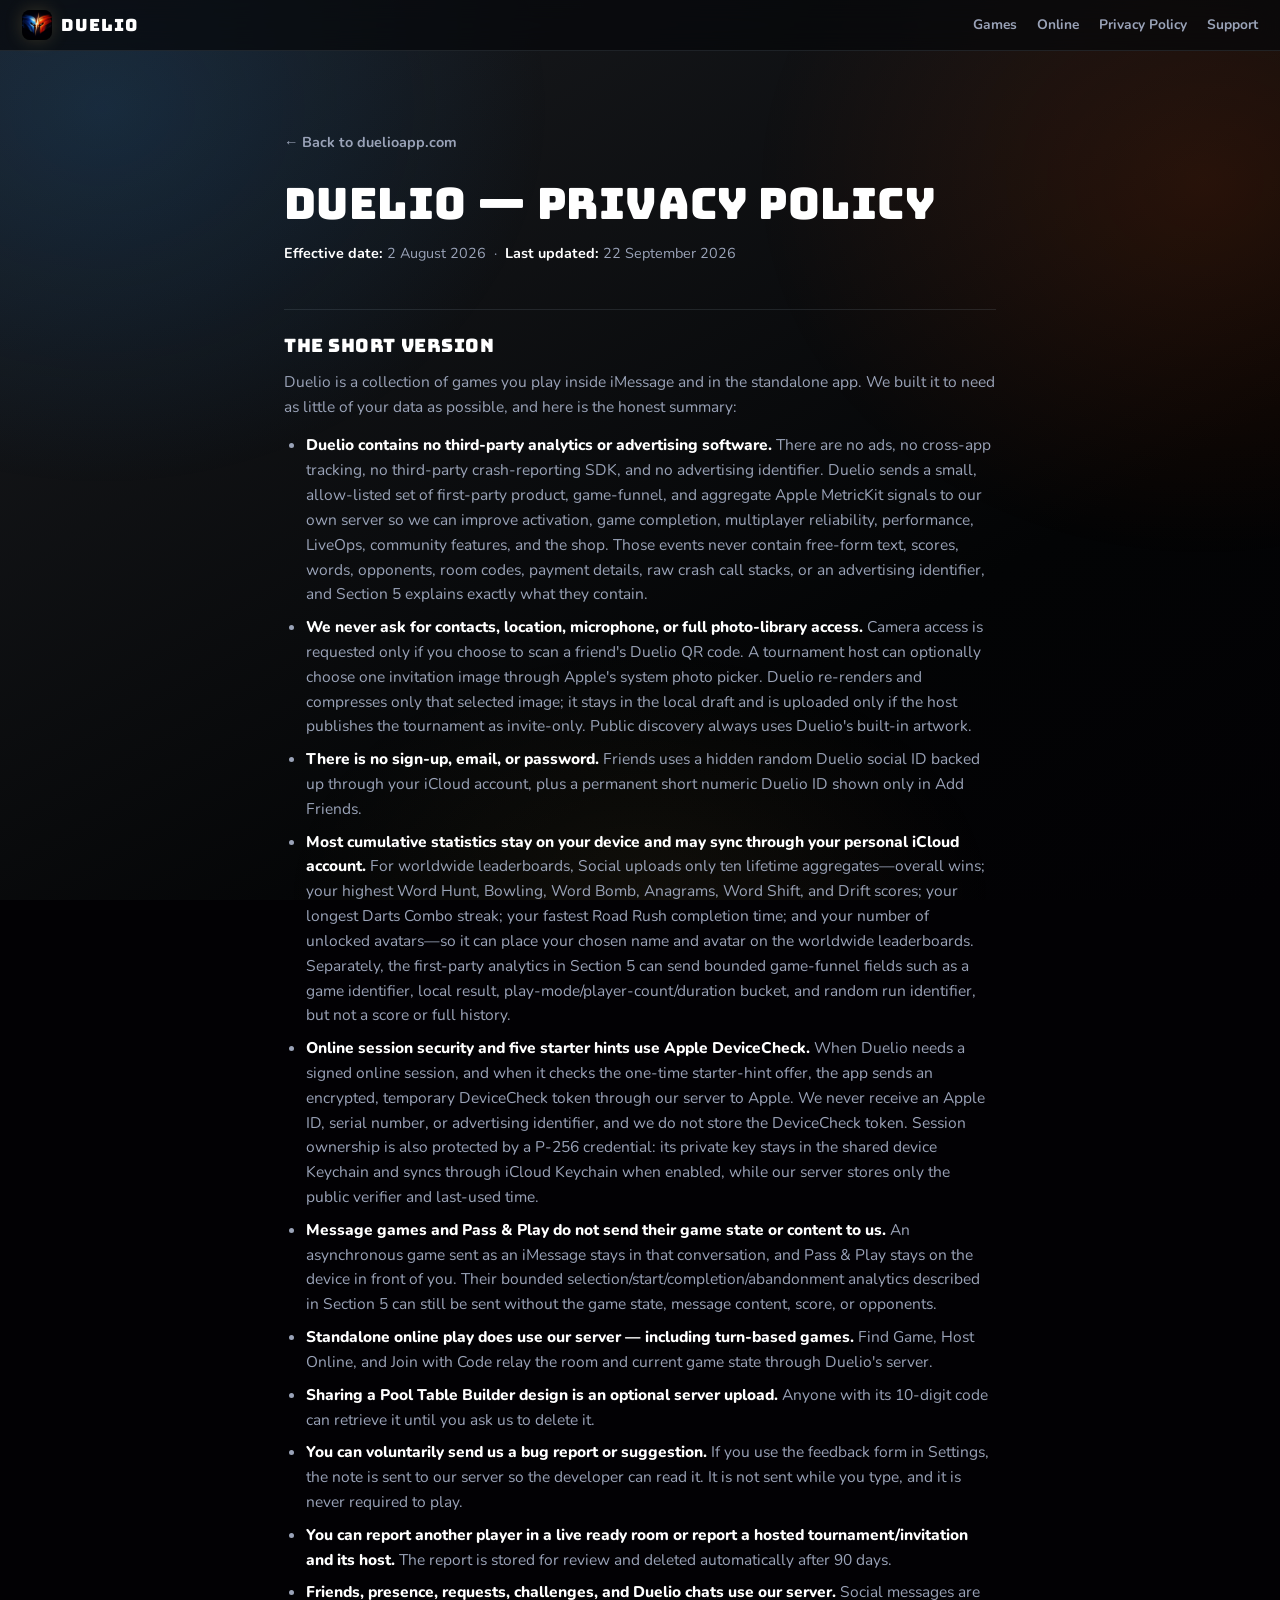
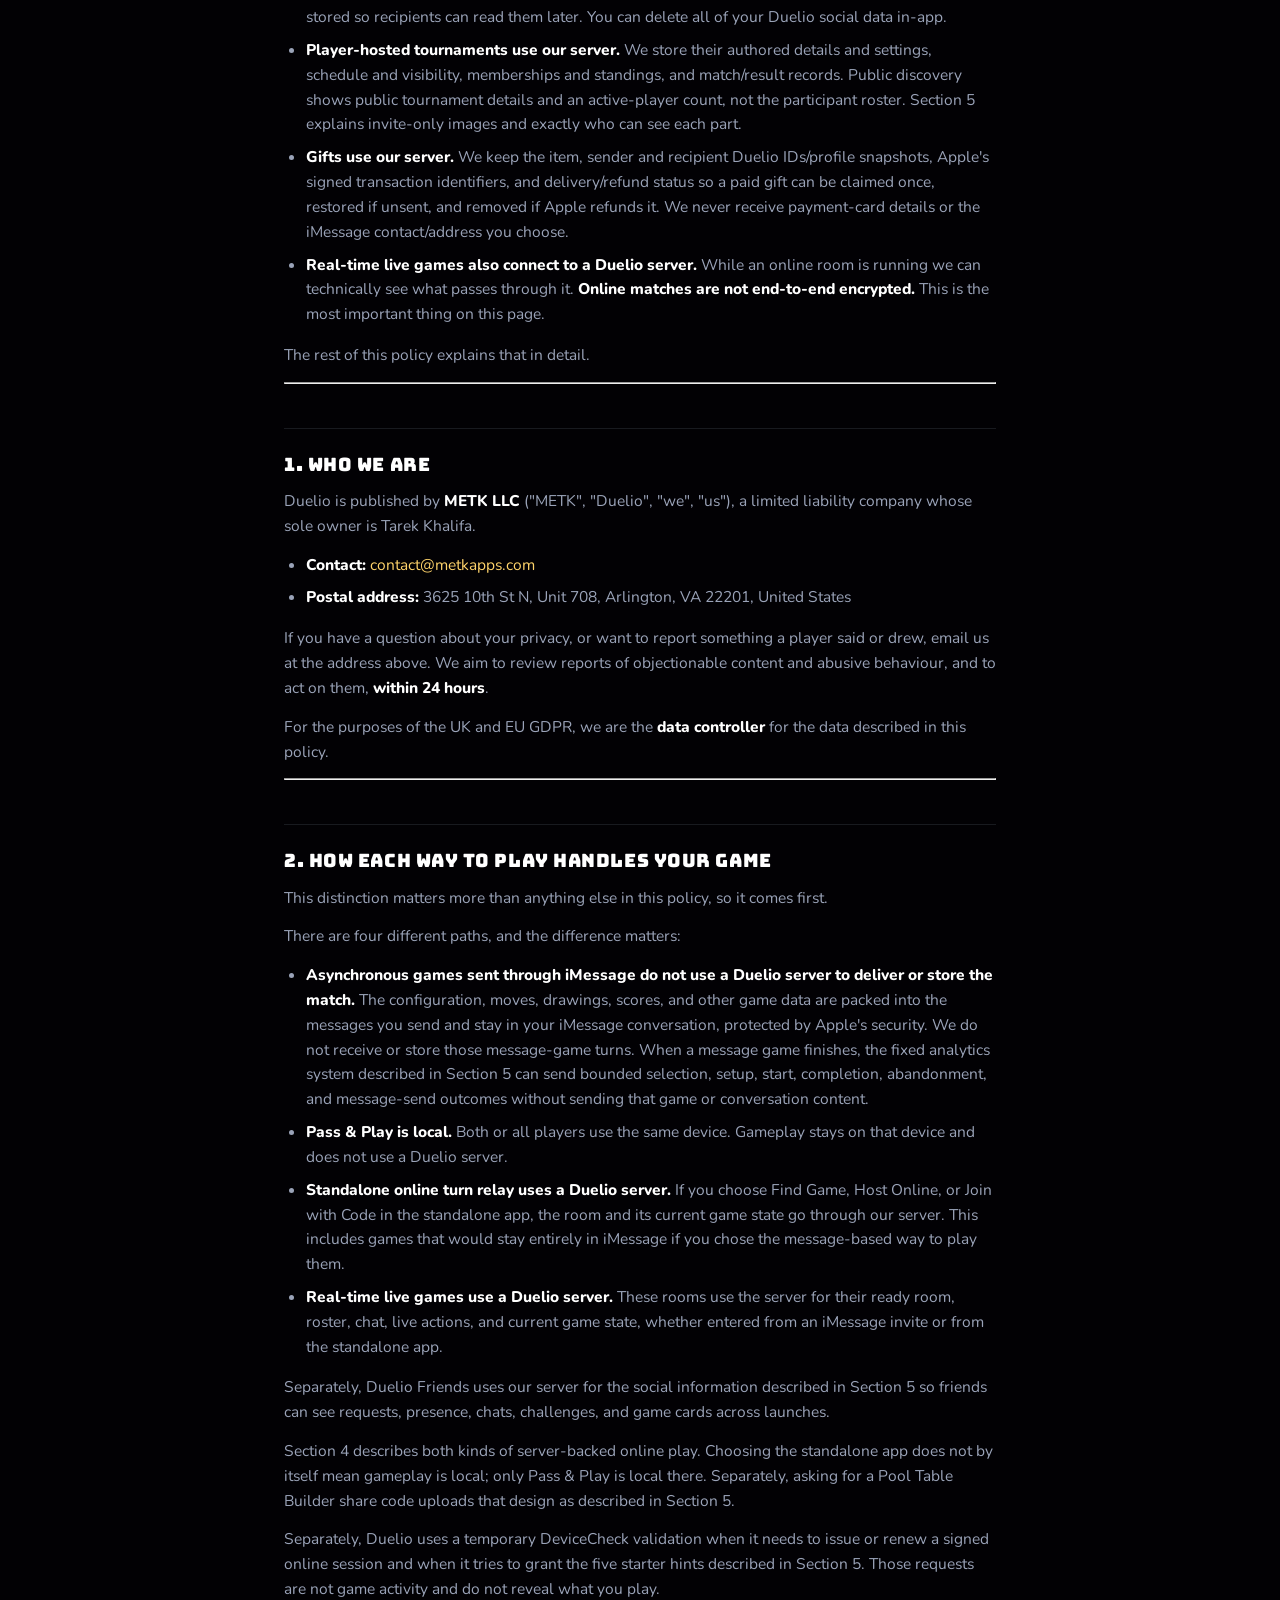
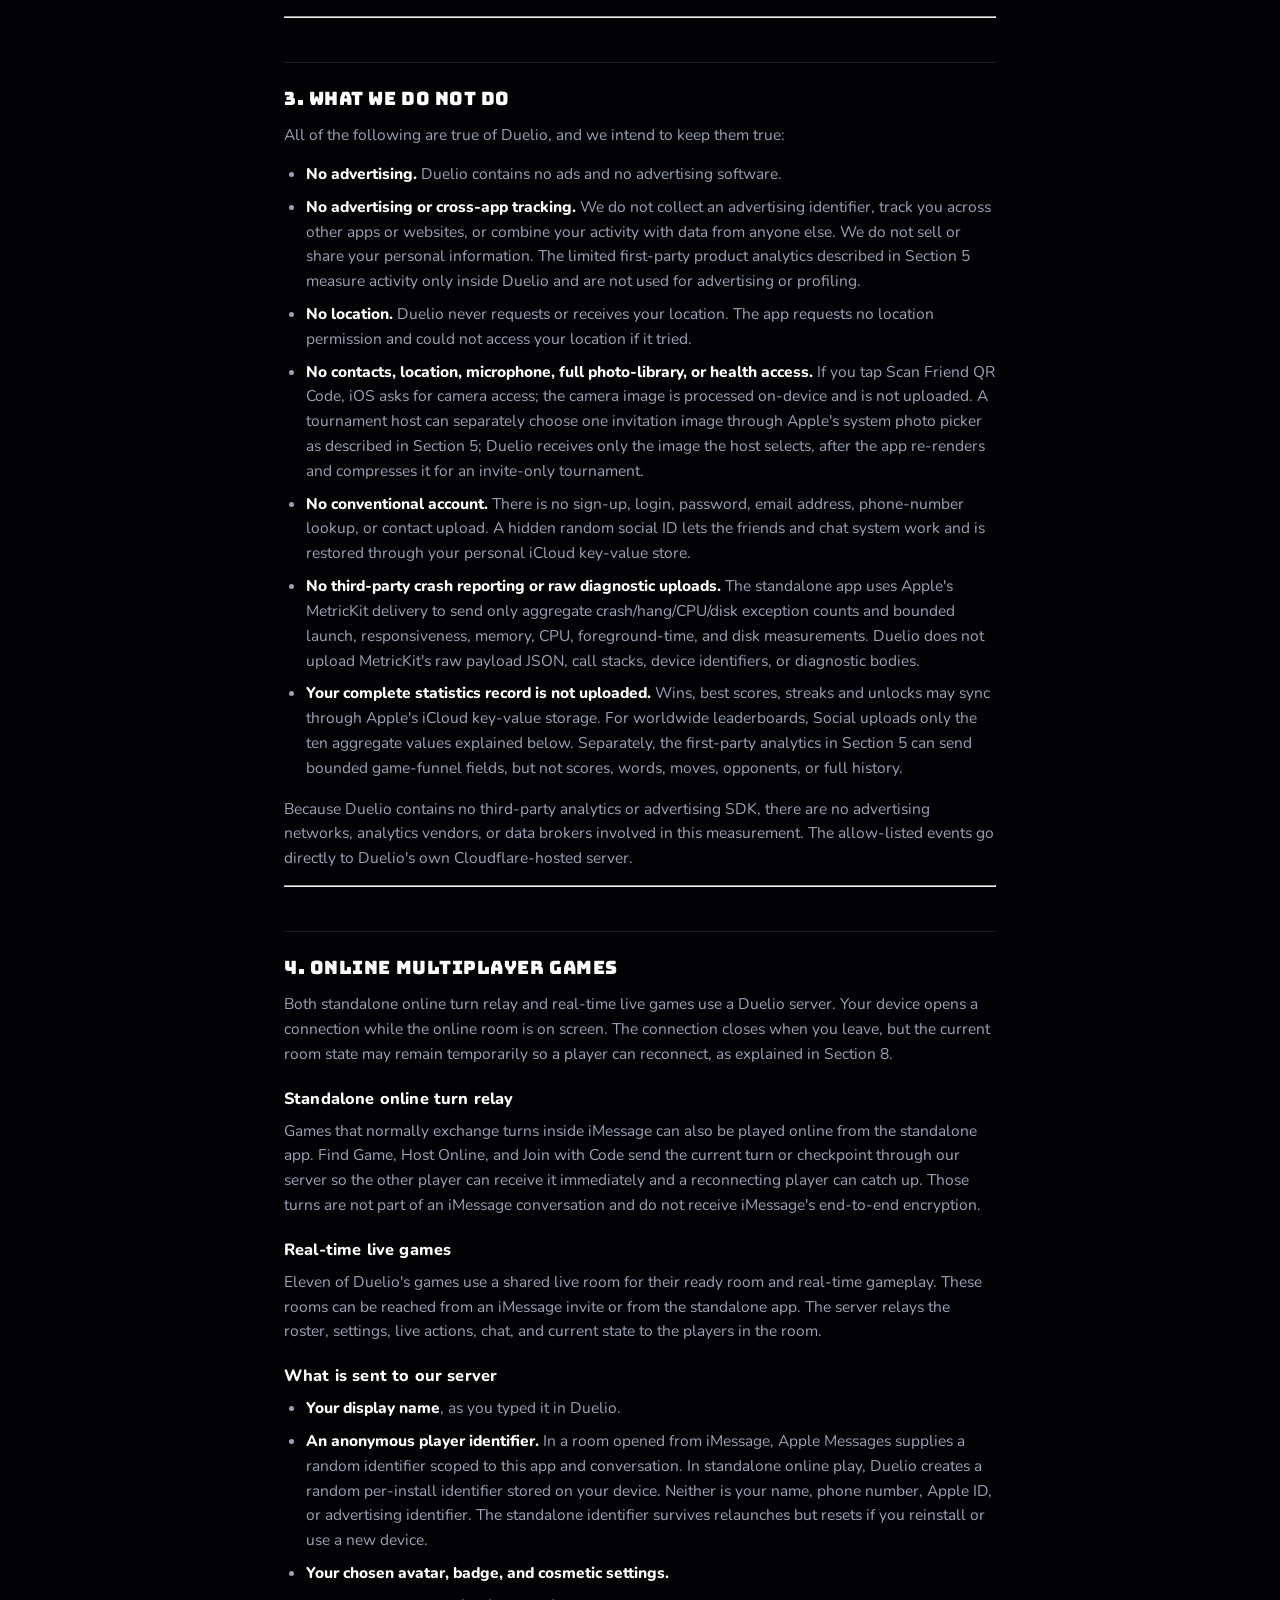
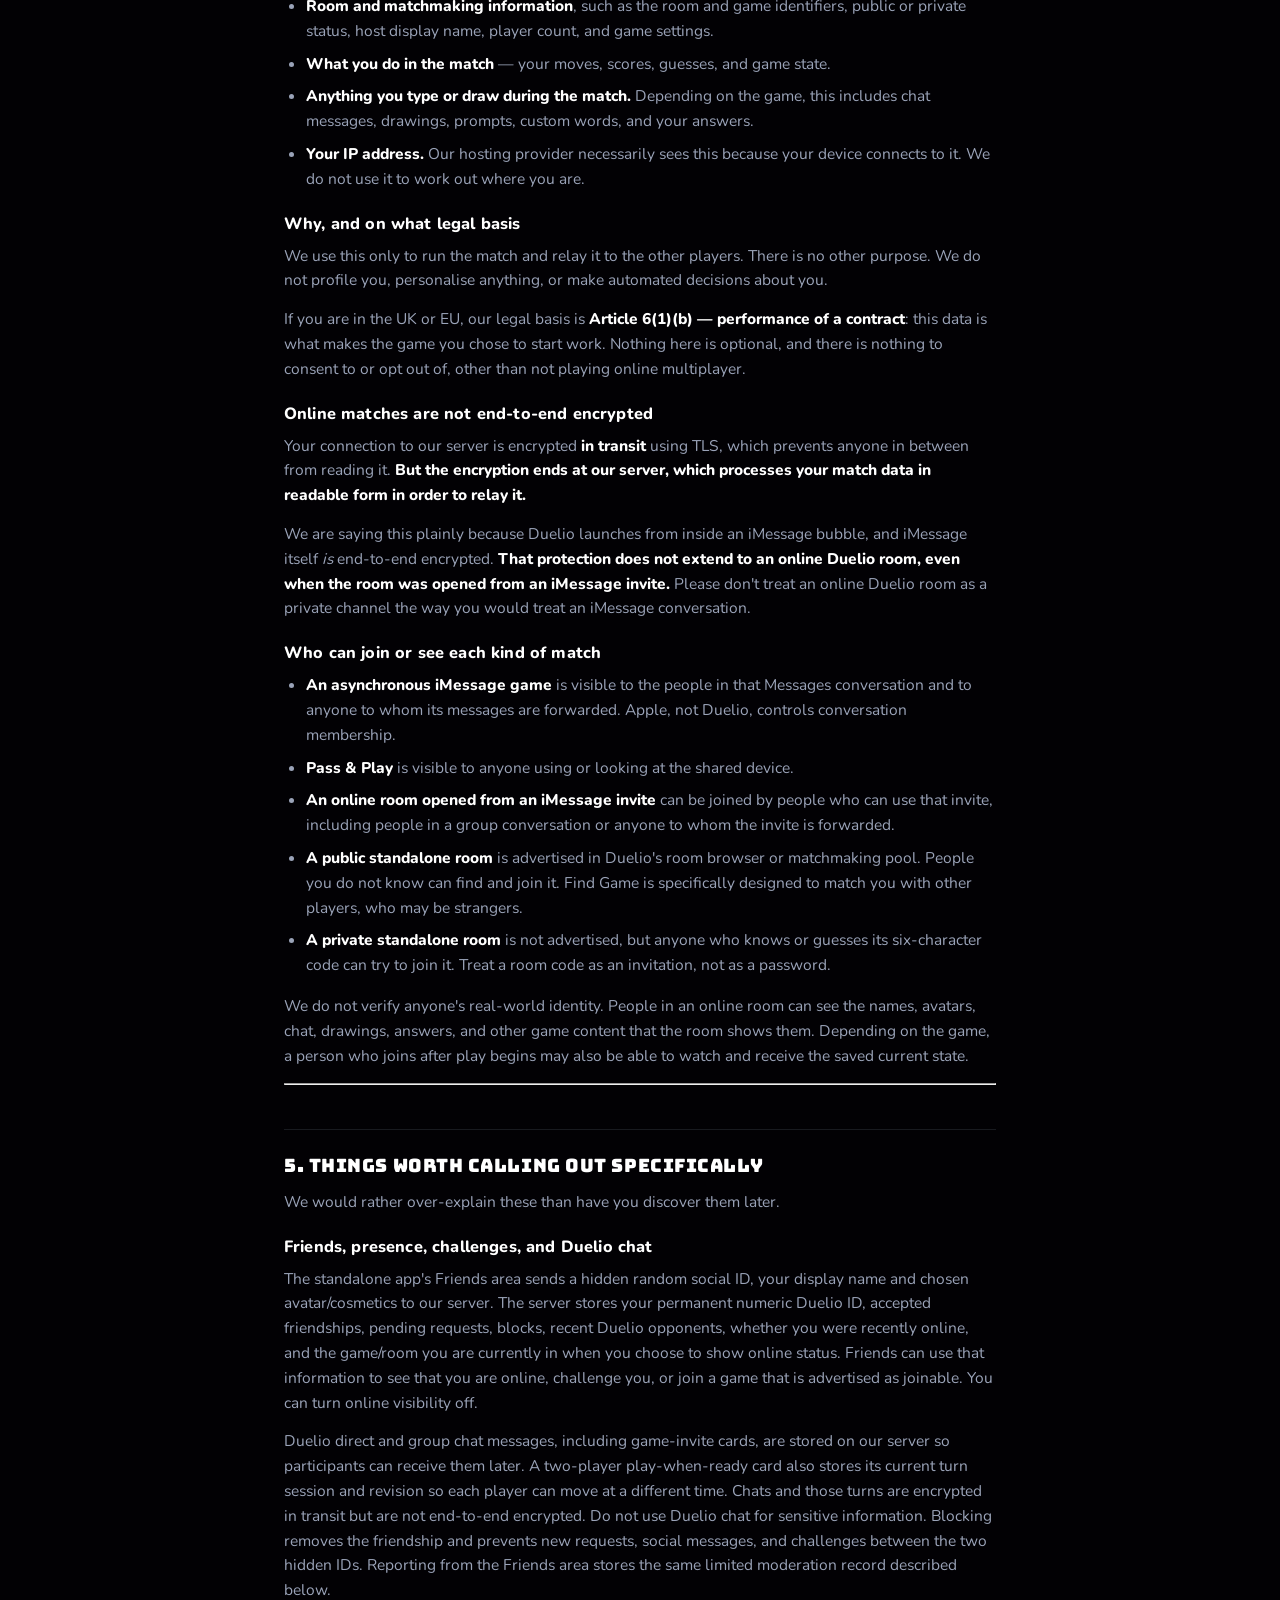
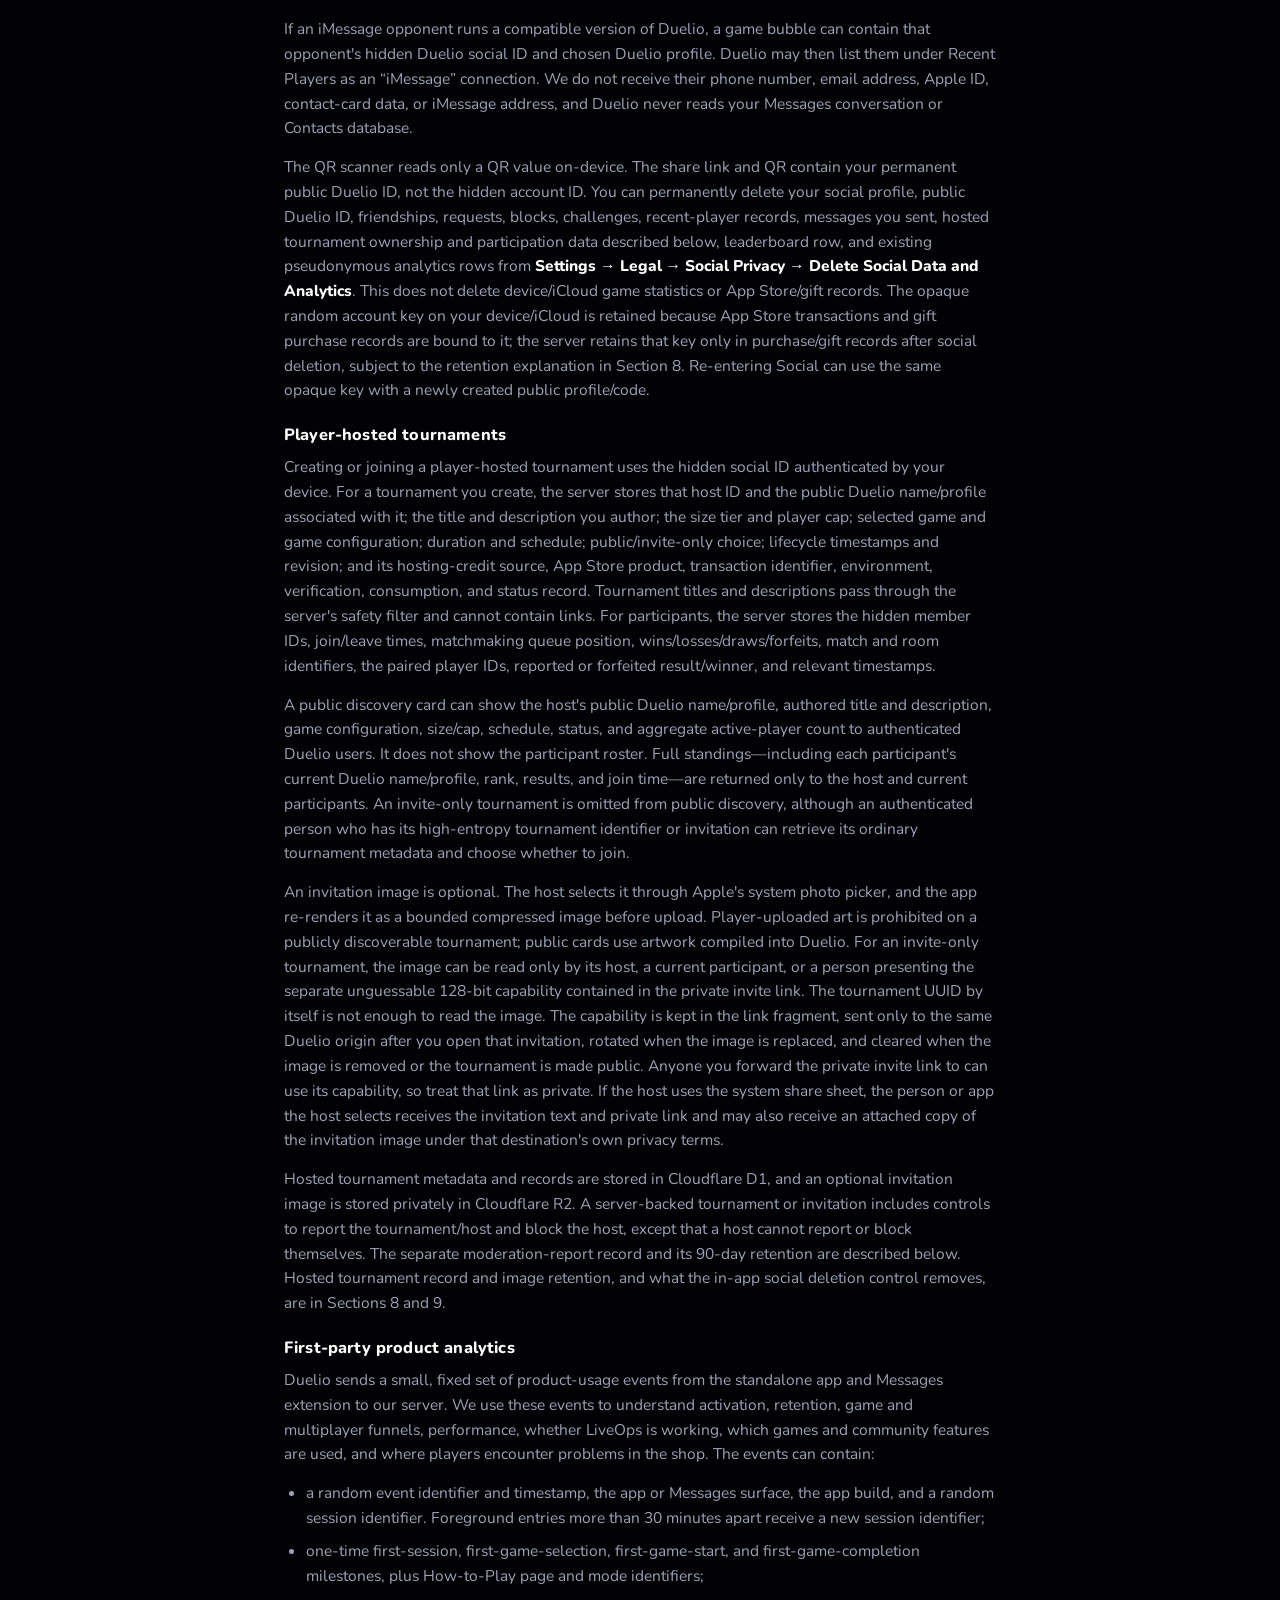
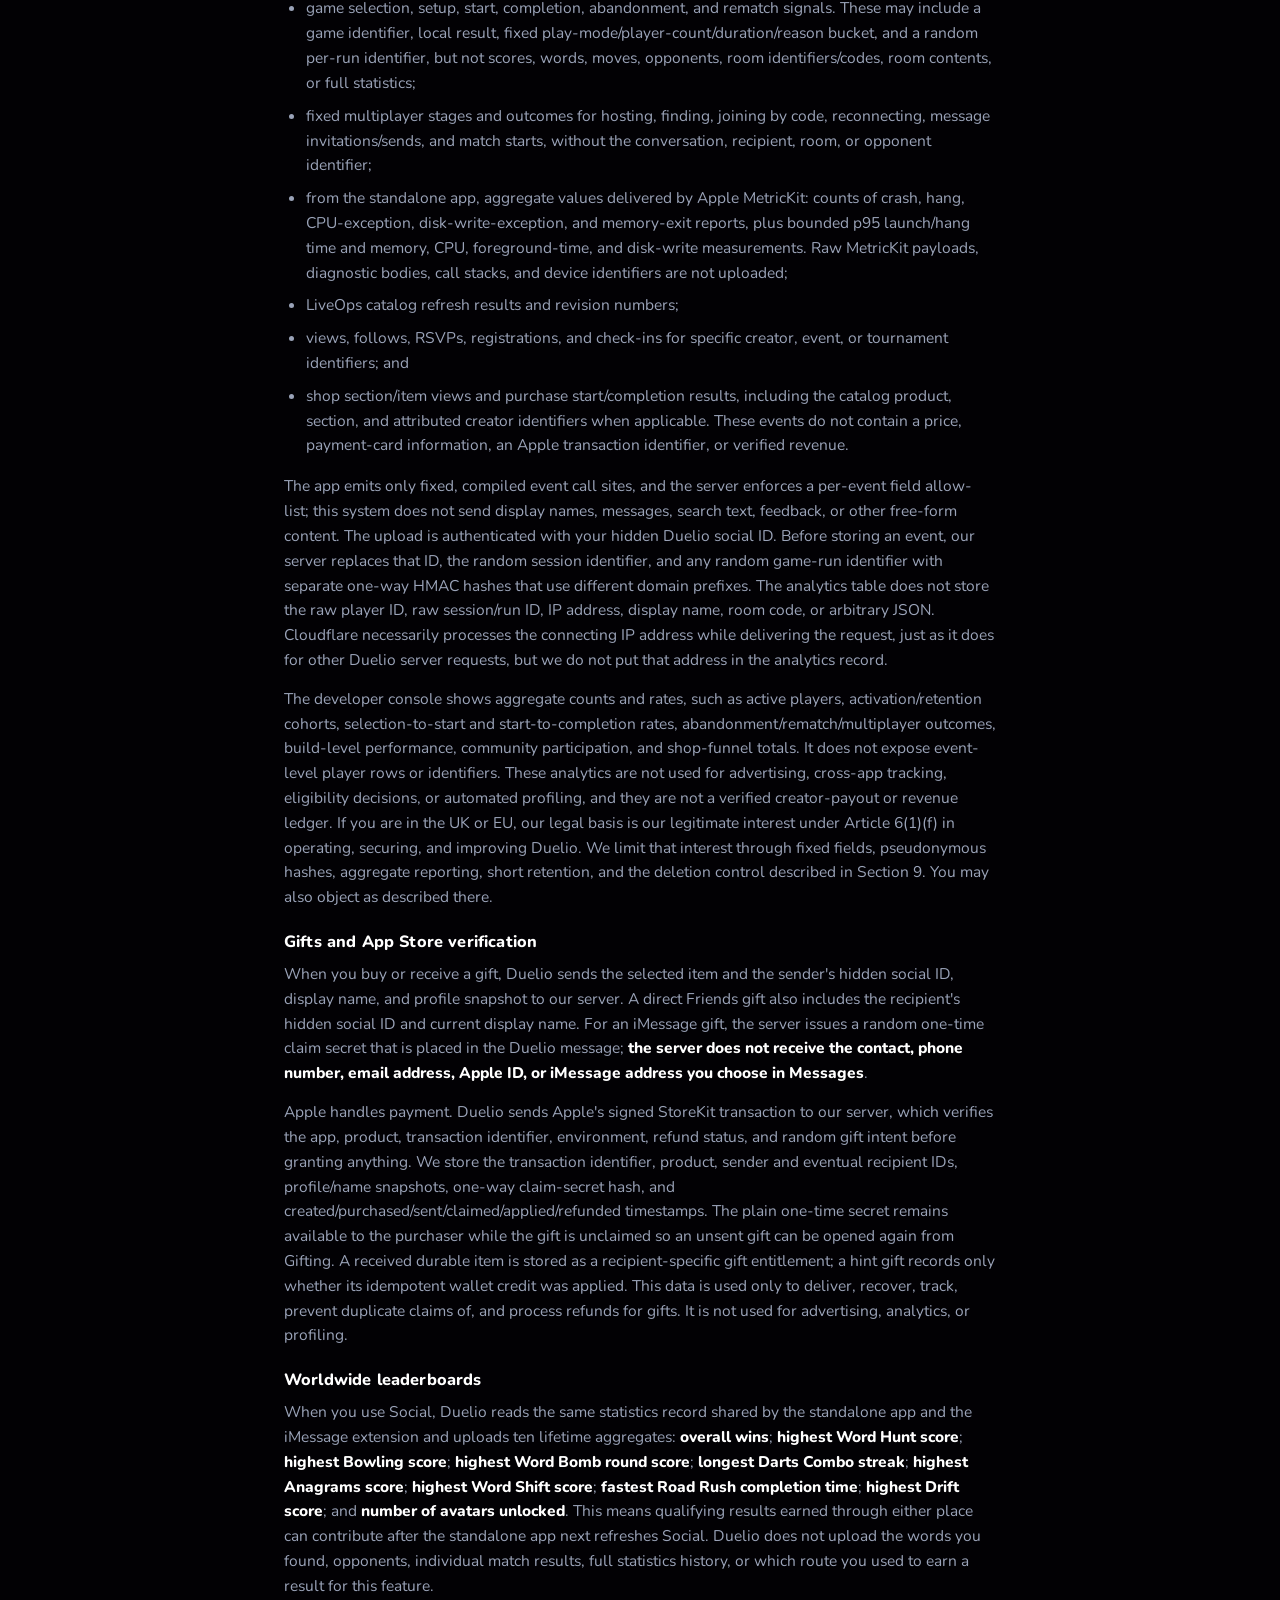
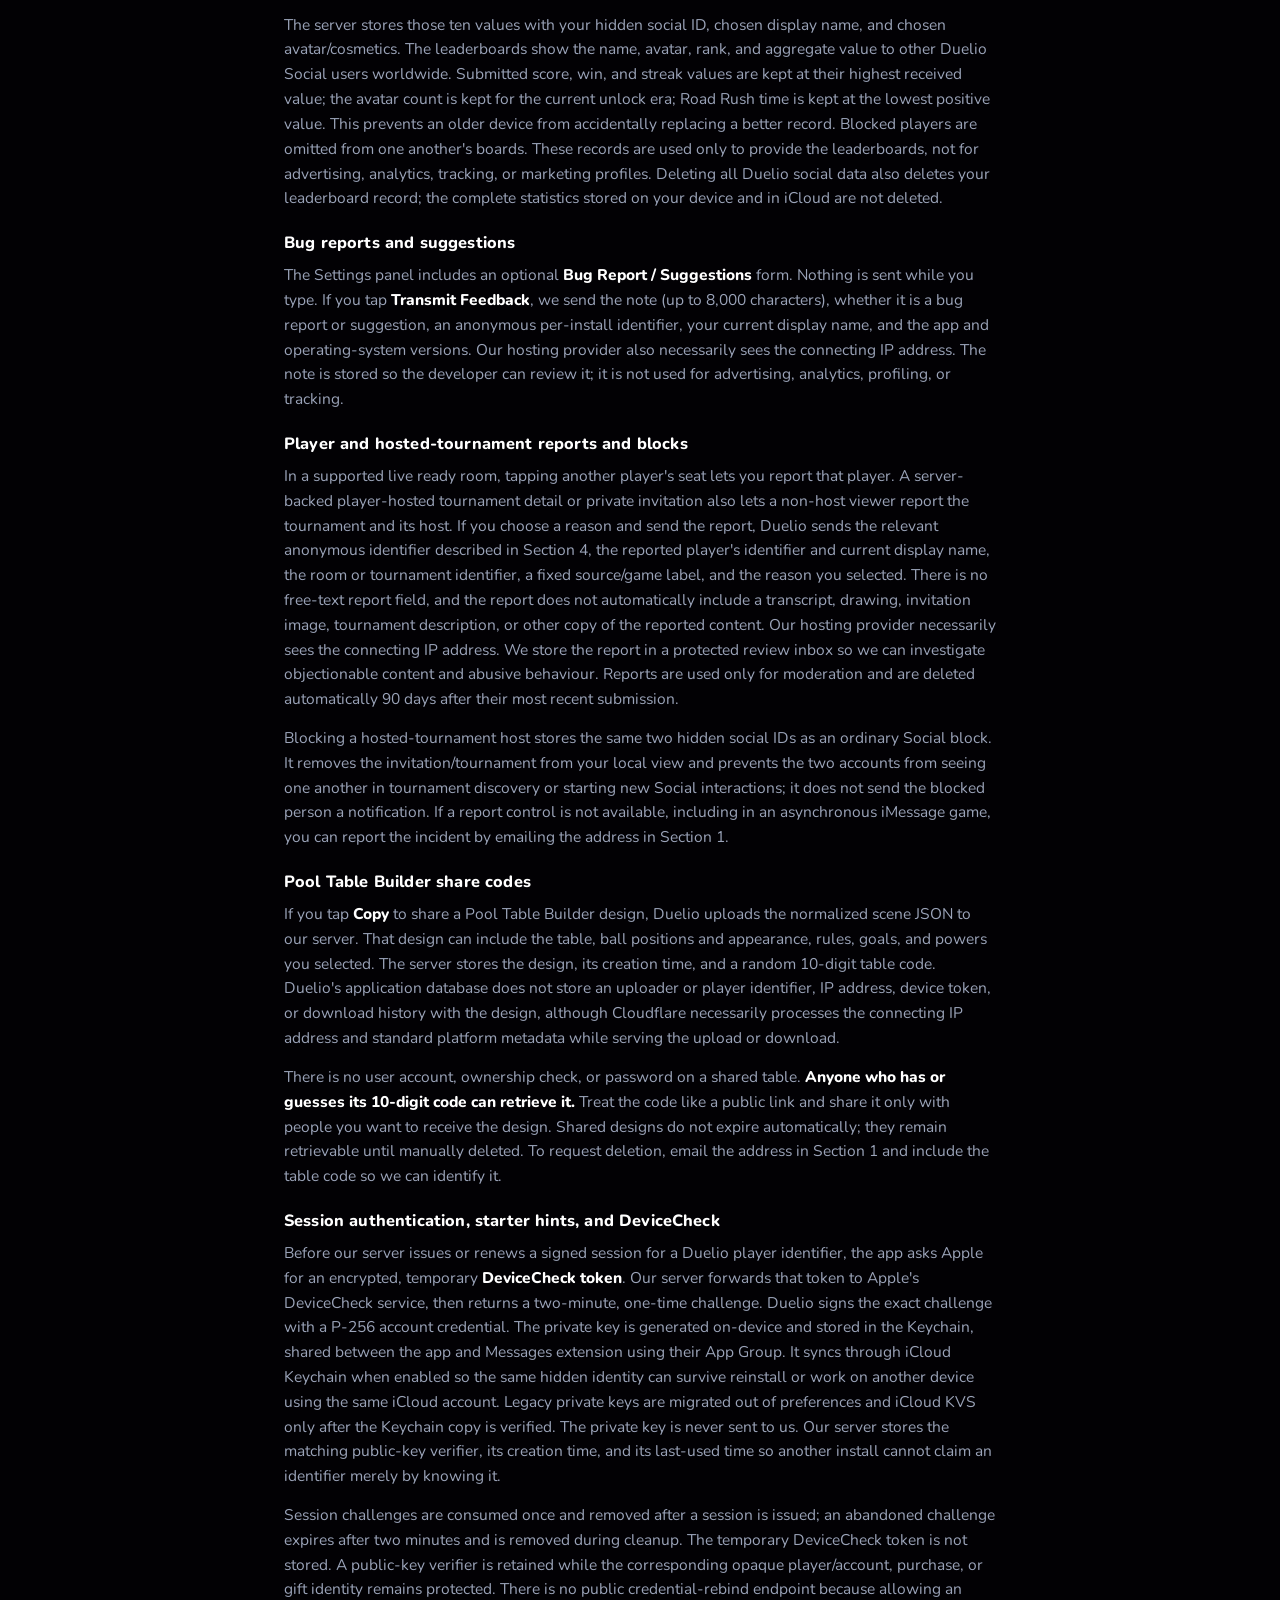
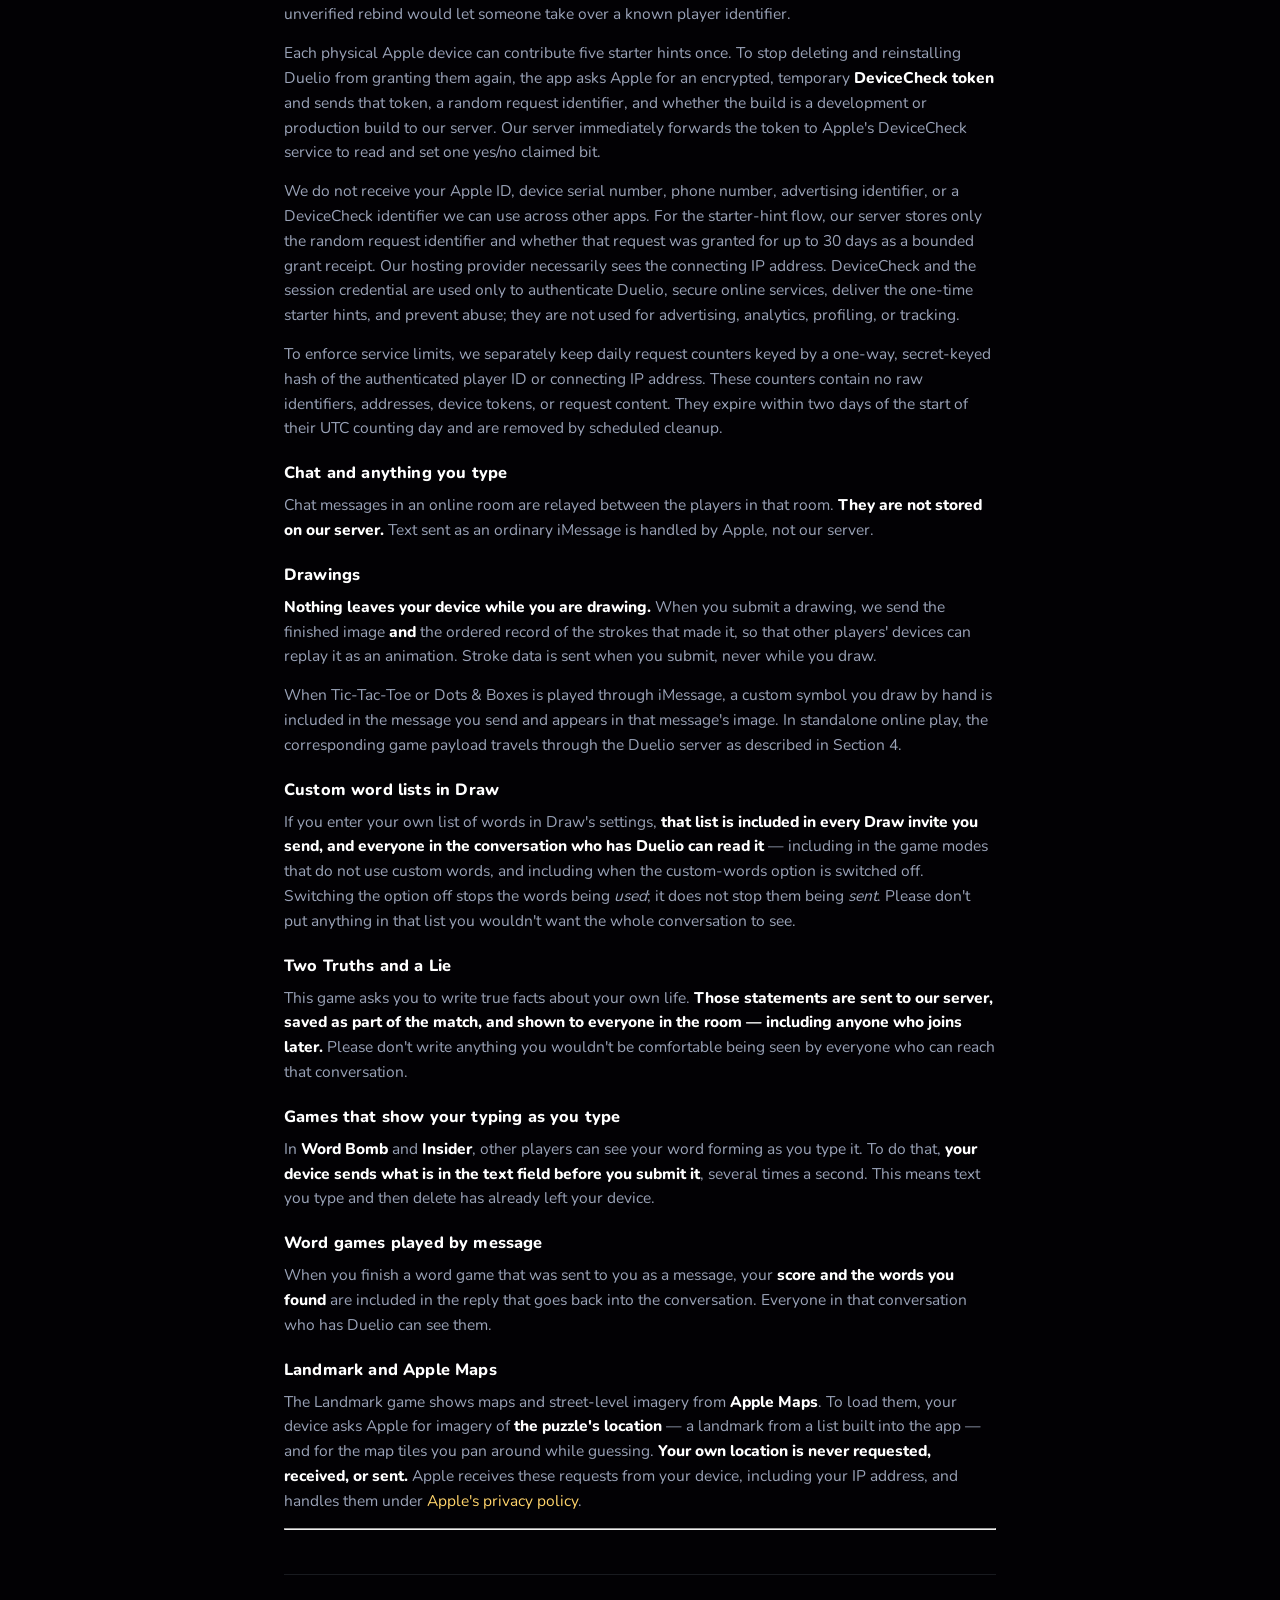
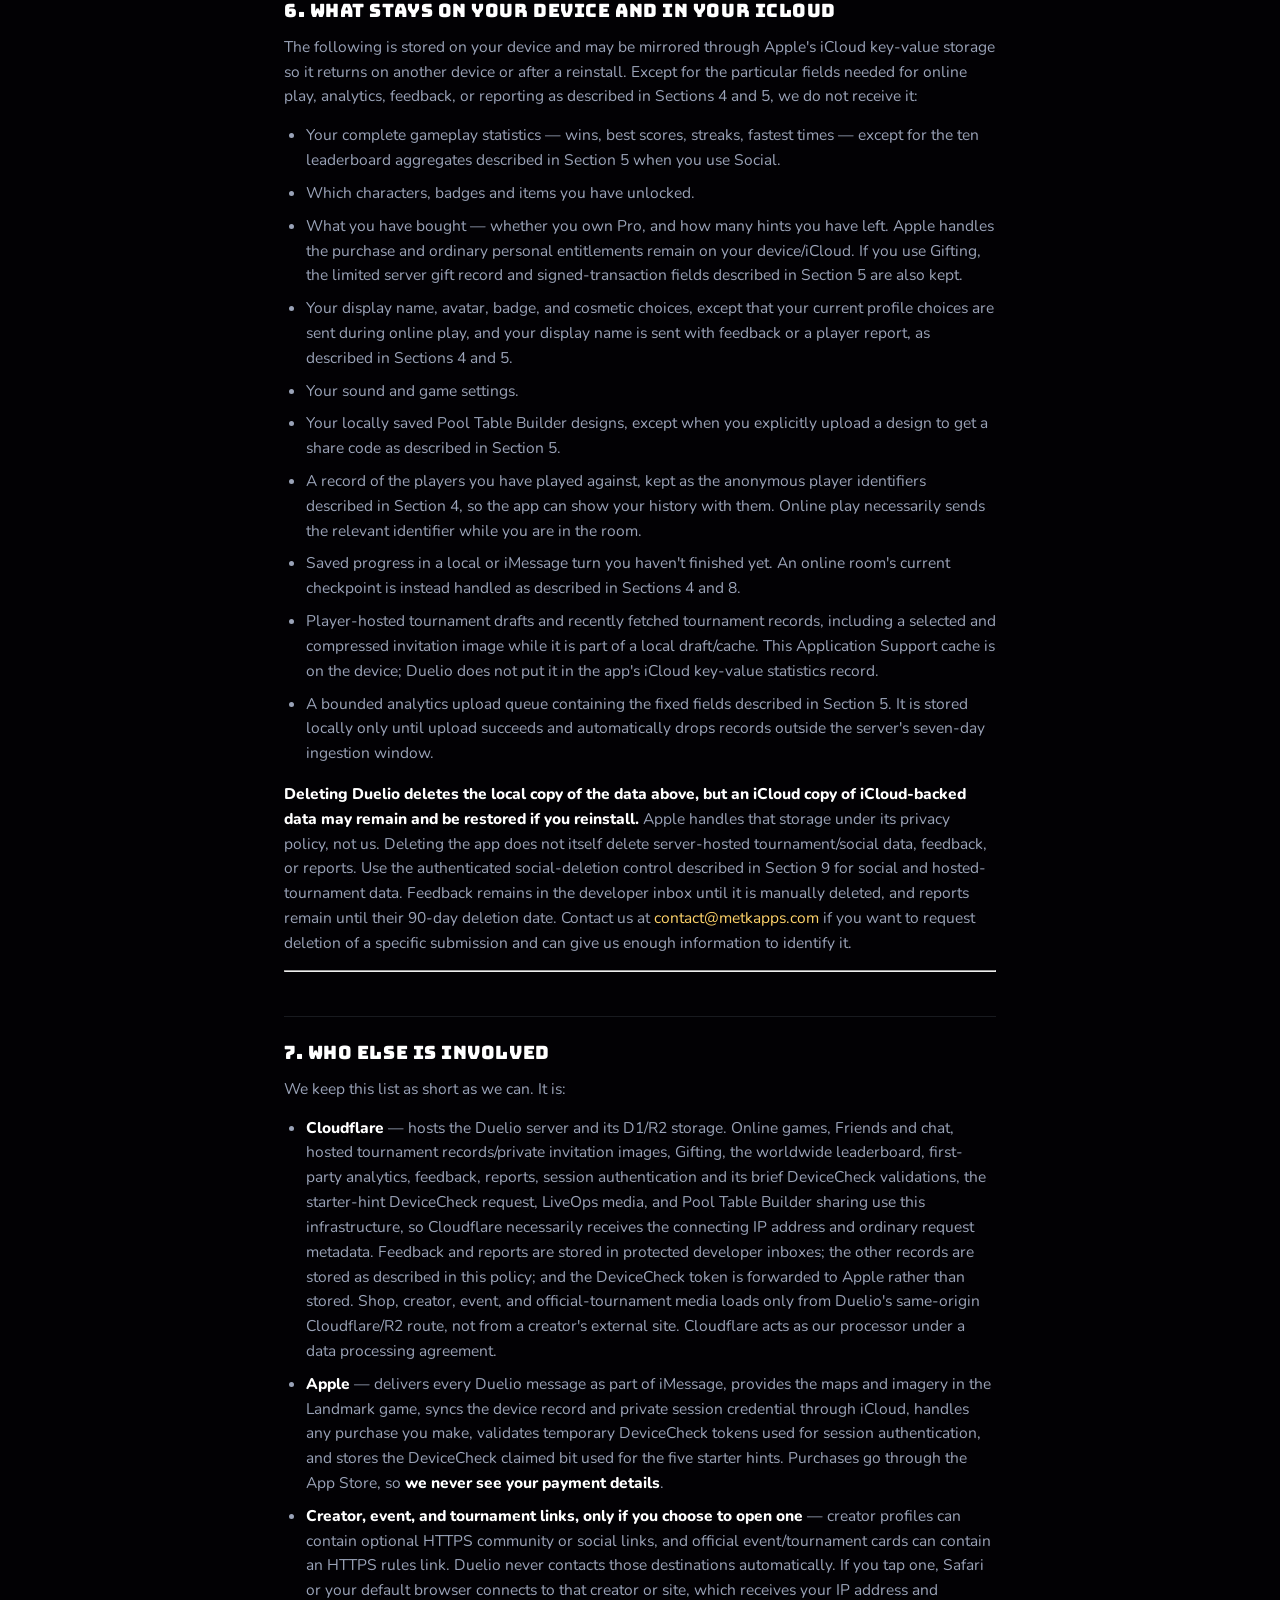
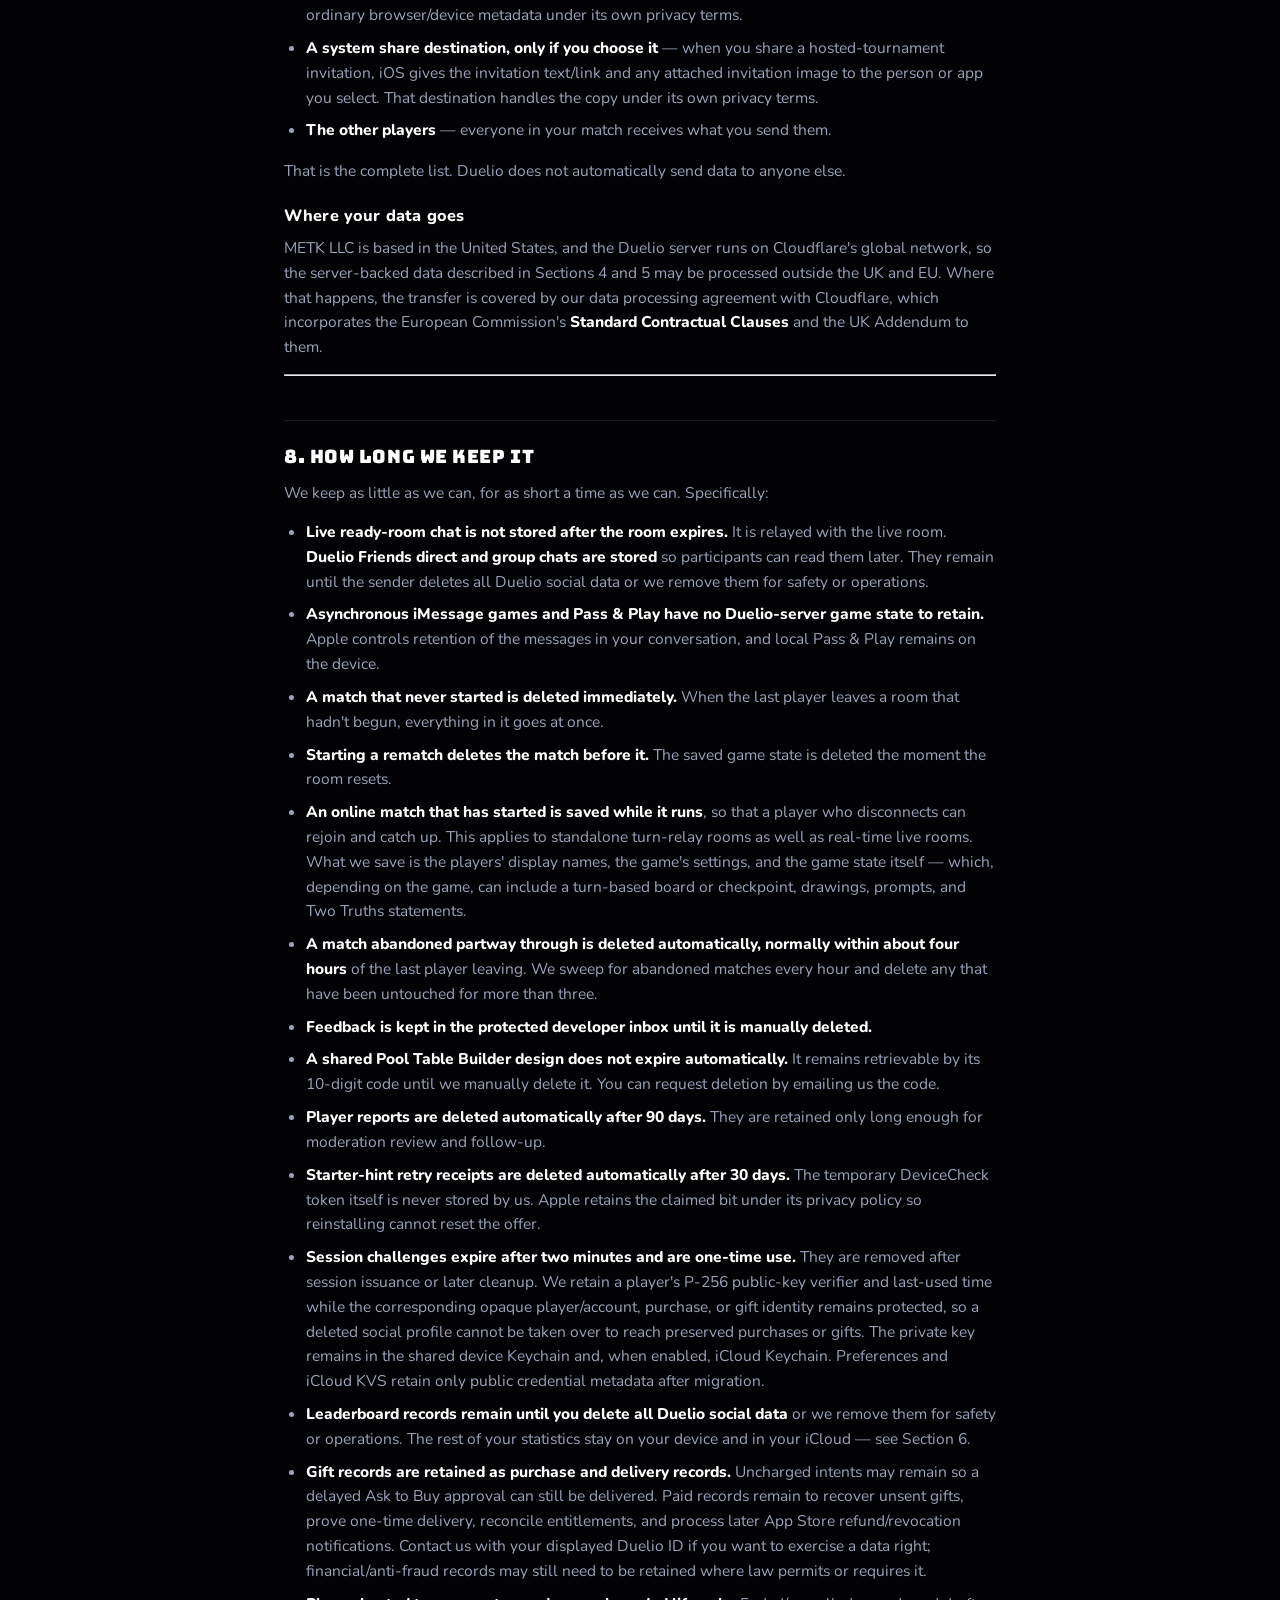
<file: privacy/index.html>
<!DOCTYPE html>
<html lang="en">
<head>
<meta charset="utf-8">
<meta http-equiv="Content-Security-Policy" content="default-src 'self'; script-src 'self'; style-src 'self' 'unsafe-inline'; img-src 'self' data: blob:; media-src 'self' blob:; font-src 'self'; connect-src 'self' https://api.duelioapp.com; object-src 'none'; base-uri 'none'; form-action 'none'">
<meta name="referrer" content="no-referrer">
<meta name="viewport" content="width=device-width, initial-scale=1">
<title>Privacy Policy — Duelio</title>
<link rel="canonical" href="https://duelioapp.com/privacy/">
<meta name="description" content="Duelio privacy policy: first-party analytics, LiveOps, community events, hosted tournaments, purchases, moderation, and data retention.">
<meta name="theme-color" content="#020104">
<link rel="icon" type="image/png" sizes="32x32" href="/assets/img/favicon-32.png?v=2">
<link rel="icon" type="image/png" sizes="16x16" href="/assets/img/favicon-16.png?v=2">
<link rel="icon" type="image/png" sizes="64x64" href="/assets/img/favicon-64.png?v=2">
<link rel="apple-touch-icon" href="/assets/img/apple-touch-icon.png?v=2">
<link rel="stylesheet" href="/assets/site.css?v=9">
</head>
<body>

<div class="wall" aria-hidden="true"></div>
<div class="duel-glow" aria-hidden="true"></div>

<header class="nav scrolled">
  <a class="nav-logo" href="/"><img src="/assets/img/duelio-logo.png" alt="Duelio"><span class="wm">DUELIO</span></a>
  <nav class="nav-links">
    <a href="/#catalog">Games</a>
    <a href="/#online">Online</a>
    <a href="/privacy/">Privacy Policy</a>
    <a href="/support/">Support</a>
  </nav>
</header>

<main class="page legal">
  <a class="back-home" href="/">← Back to duelioapp.com</a>

  <div class="page-head">
    <h1>Duelio — Privacy Policy</h1>
    <p class="dates"><b>Effective date:</b> 2 August 2026 &nbsp;·&nbsp; <b>Last updated:</b> 22 September 2026</p>
  </div>

<h2 id="the-short-version">The short version</h2>
<p>Duelio is a collection of games you play inside iMessage and in the standalone app. We built it to
need as little of your data as possible, and here is the honest summary:</p>
<ul>
<li><strong>Duelio contains no third-party analytics or advertising software.</strong> There are no ads, no
cross-app tracking, no third-party crash-reporting SDK, and no advertising identifier. Duelio
sends a small, allow-listed set of first-party product, game-funnel, and aggregate Apple MetricKit
signals to our own server so we can improve activation, game completion, multiplayer reliability,
performance, LiveOps, community features, and the shop. Those events never contain free-form text,
scores, words, opponents, room codes, payment details, raw crash call stacks, or an advertising
identifier, and Section 5 explains exactly what they contain.</li>
<li><strong>We never ask for contacts, location, microphone, or full photo-library access.</strong> Camera access
is requested only if you choose to scan a friend's Duelio QR code. A tournament host can
optionally choose one invitation image through Apple's system photo picker. Duelio re-renders and
compresses only that selected image; it stays in the local draft and is uploaded only if the host
publishes the tournament as invite-only. Public discovery always uses Duelio's built-in artwork.</li>
<li><strong>There is no sign-up, email, or password.</strong> Friends uses a hidden random Duelio social ID backed
up through your iCloud account, plus a permanent short numeric Duelio ID shown only in Add Friends.</li>
<li><strong>Most cumulative statistics stay on your device and may sync through your personal iCloud
account.</strong> For worldwide leaderboards, Social uploads only ten lifetime aggregates—overall wins; your highest Word Hunt,
Bowling, Word Bomb, Anagrams, Word Shift, and Drift scores; your longest Darts Combo streak; your
fastest Road Rush completion time; and your number of unlocked avatars—so it can place your
chosen name and avatar on the worldwide leaderboards. Separately, the first-party analytics in
Section 5 can send bounded game-funnel fields such as a game identifier, local result,
play-mode/player-count/duration bucket, and random run identifier, but not a score or full history.</li>
<li><strong>Online session security and five starter hints use Apple DeviceCheck.</strong> When Duelio needs a
signed online session, and when it checks the one-time starter-hint offer, the app sends an
encrypted, temporary DeviceCheck token through our server to Apple. We never receive an Apple
ID, serial number, or advertising identifier, and we do not store the DeviceCheck token. Session
ownership is also protected by a P-256 credential: its private key stays in the shared device Keychain and
syncs through iCloud Keychain when enabled, while our server
stores only the public verifier and last-used time.</li>
<li><strong>Message games and Pass &amp; Play do not send their game state or content to us.</strong> An asynchronous
game sent as an iMessage stays in that conversation, and Pass &amp; Play stays on the device in front
of you. Their bounded selection/start/completion/abandonment analytics described in Section 5 can
still be sent without the game state, message content, score, or opponents.</li>
<li><strong>Standalone online play does use our server — including turn-based games.</strong> Find Game, Host
Online, and Join with Code relay the room and current game state through Duelio's server.</li>
<li><strong>Sharing a Pool Table Builder design is an optional server upload.</strong> Anyone with its 10-digit
code can retrieve it until you ask us to delete it.</li>
<li><strong>You can voluntarily send us a bug report or suggestion.</strong> If you use the feedback form in
Settings, the note is sent to our server so the developer can read it. It is not sent while you
type, and it is never required to play.</li>
<li><strong>You can report another player in a live ready room or report a hosted tournament/invitation and
its host.</strong> The report is stored for review and deleted automatically after 90 days.</li>
<li><strong>Friends, presence, requests, challenges, and Duelio chats use our server.</strong> Social messages are
stored so recipients can read them later. You can delete all of your Duelio social data in-app.</li>
<li><strong>Player-hosted tournaments use our server.</strong> We store their authored details and settings,
schedule and visibility, memberships and standings, and match/result records. Public discovery
shows public tournament details and an active-player count, not the participant roster. Section 5
explains invite-only images and exactly who can see each part.</li>
<li><strong>Gifts use our server.</strong> We keep the item, sender and recipient Duelio IDs/profile snapshots,
Apple's signed transaction identifiers, and delivery/refund status so a paid gift can be claimed
once, restored if unsent, and removed if Apple refunds it. We never receive payment-card details
or the iMessage contact/address you choose.</li>
<li><strong>Real-time live games also connect to a Duelio server.</strong> While an online room is running we can
technically see what passes through it. <strong>Online matches are not end-to-end encrypted.</strong> This is
the most important thing on this page.</li>
</ul>
<p>The rest of this policy explains that in detail.</p>
<hr>
<h2 id="section-1-who-we-are">1. Who we are</h2>
<p>Duelio is published by <strong>METK LLC</strong> (&quot;METK&quot;, &quot;Duelio&quot;, &quot;we&quot;, &quot;us&quot;), a limited liability company
whose sole owner is Tarek Khalifa.</p>
<ul>
<li><strong>Contact:</strong> <a href="mailto:contact@metkapps.com">contact@metkapps.com</a></li>
<li><strong>Postal address:</strong> 3625 10th St N, Unit 708, Arlington, VA 22201, United States</li>
</ul>
<p>If you have a question about your privacy, or want to report something a player said or drew,
email us at the address above. We aim to review reports of objectionable content and abusive
behaviour, and to act on them, <strong>within 24 hours</strong>.</p>
<p>For the purposes of the UK and EU GDPR, we are the <strong>data controller</strong> for the data described
in this policy.</p>
<hr>
<h2 id="section-2-how-each-way-to-play-handles-your-game">2. How each way to play handles your game</h2>
<p>This distinction matters more than anything else in this policy, so it comes first.</p>
<p>There are four different paths, and the difference matters:</p>
<ul>
<li><strong>Asynchronous games sent through iMessage do not use a Duelio server to deliver or store the
match.</strong> The configuration, moves, drawings, scores, and other game data are packed into the
messages you send and stay in your iMessage conversation, protected by Apple's security. We do
not receive or store those message-game turns. When a message game finishes, the fixed analytics
system described in Section 5 can send bounded selection, setup, start, completion, abandonment,
and message-send outcomes without sending that game or conversation content.</li>
<li><strong>Pass &amp; Play is local.</strong> Both or all players use the same device. Gameplay stays on that device
and does not use a Duelio server.</li>
<li><strong>Standalone online turn relay uses a Duelio server.</strong> If you choose Find Game, Host Online, or
Join with Code in the standalone app, the room and its current game state go through our server.
This includes games that would stay entirely in iMessage if you chose the message-based way to
play them.</li>
<li><strong>Real-time live games use a Duelio server.</strong> These rooms use the server for their ready room,
roster, chat, live actions, and current game state, whether entered from an iMessage invite or
from the standalone app.</li>
</ul>
<p>Separately, Duelio Friends uses our server for the social information described in Section 5 so
friends can see requests, presence, chats, challenges, and game cards across launches.</p>
<p>Section 4 describes both kinds of server-backed online play. Choosing the standalone app does not
by itself mean gameplay is local; only Pass &amp; Play is local there. Separately, asking for a Pool
Table Builder share code uploads that design as described in Section 5.</p>
<p>Separately, Duelio uses a temporary DeviceCheck validation when it needs to issue or renew a signed
online session and when it tries to grant the five starter hints described in Section 5. Those
requests are not game activity and do not reveal what you play.</p>
<hr>
<h2 id="section-3-what-we-do-not-do">3. What we do not do</h2>
<p>All of the following are true of Duelio, and we intend to keep them true:</p>
<ul>
<li><strong>No advertising.</strong> Duelio contains no ads and no advertising software.</li>
<li><strong>No advertising or cross-app tracking.</strong> We do not collect an advertising identifier, track you
across other apps or websites, or combine your activity with data from anyone else. We do not
sell or share your personal information. The limited first-party product analytics described in
Section 5 measure activity only inside Duelio and are not used for advertising or profiling.</li>
<li><strong>No location.</strong> Duelio never requests or receives your location. The app requests no location
permission and could not access your location if it tried.</li>
<li><strong>No contacts, location, microphone, full photo-library, or health access.</strong> If you tap Scan
Friend QR Code, iOS asks for camera access; the camera image is processed on-device and is not
uploaded. A tournament host can separately choose one invitation image through Apple's system
photo picker as described in Section 5; Duelio receives only the image the host selects, after the
app re-renders and compresses it for an invite-only tournament.</li>
<li><strong>No conventional account.</strong> There is no sign-up, login, password, email address, phone-number
lookup, or contact upload. A hidden random social ID lets the friends and chat system work and is
restored through your personal iCloud key-value store.</li>
<li><strong>No third-party crash reporting or raw diagnostic uploads.</strong> The standalone app uses Apple's
MetricKit delivery to send only aggregate crash/hang/CPU/disk exception counts and bounded launch,
responsiveness, memory, CPU, foreground-time, and disk measurements. Duelio does not upload
MetricKit's raw payload JSON, call stacks, device identifiers, or diagnostic bodies.</li>
<li><strong>Your complete statistics record is not uploaded.</strong> Wins, best scores, streaks and unlocks may
sync through Apple's iCloud key-value storage. For worldwide leaderboards, Social uploads only
the ten aggregate values explained below. Separately, the first-party analytics in Section 5 can
send bounded game-funnel fields, but not scores, words, moves, opponents, or full history.</li>
</ul>
<p>Because Duelio contains no third-party analytics or advertising SDK, there are no advertising
networks, analytics vendors, or data brokers involved in this measurement. The allow-listed events
go directly to Duelio's own Cloudflare-hosted server.</p>
<hr>
<h2 id="section-4-online-multiplayer-games">4. Online multiplayer games</h2>
<p>Both standalone online turn relay and real-time live games use a Duelio server. Your device opens a
connection while the online room is on screen. The connection closes when you leave, but the
current room state may remain temporarily so a player can reconnect, as explained in Section 8.</p>
<h3 id="standalone-online-turn-relay">Standalone online turn relay</h3>
<p>Games that normally exchange turns inside iMessage can also be played online from the standalone
app. Find Game, Host Online, and Join with Code send the current turn or checkpoint through our
server so the other player can receive it immediately and a reconnecting player can catch up.
Those turns are not part of an iMessage conversation and do not receive iMessage's end-to-end
encryption.</p>
<h3 id="real-time-live-games">Real-time live games</h3>
<p>Eleven of Duelio's games use a shared live room for their ready room and real-time gameplay. These
rooms can be reached from an iMessage invite or from the standalone app. The server relays the
roster, settings, live actions, chat, and current state to the players in the room.</p>
<h3 id="what-is-sent-to-our-server">What is sent to our server</h3>
<ul>
<li><strong>Your display name</strong>, as you typed it in Duelio.</li>
<li><strong>An anonymous player identifier.</strong> In a room opened from iMessage, Apple Messages supplies a
random identifier scoped to this app and conversation. In standalone online play, Duelio creates
a random per-install identifier stored on your device. Neither is your name, phone number, Apple
ID, or advertising identifier. The standalone identifier survives relaunches but resets if you
reinstall or use a new device.</li>
<li><strong>Your chosen avatar, badge, and cosmetic settings.</strong></li>
<li><strong>Room and matchmaking information</strong>, such as the room and game identifiers, public or private
status, host display name, player count, and game settings.</li>
<li><strong>What you do in the match</strong> — your moves, scores, guesses, and game state.</li>
<li><strong>Anything you type or draw during the match.</strong> Depending on the game, this includes chat
messages, drawings, prompts, custom words, and your answers.</li>
<li><strong>Your IP address.</strong> Our hosting provider necessarily sees this because your device connects to
it. We do not use it to work out where you are.</li>
</ul>
<h3 id="why-and-on-what-legal-basis">Why, and on what legal basis</h3>
<p>We use this only to run the match and relay it to the other players. There is no other purpose. We
do not profile you, personalise anything, or make automated decisions about you.</p>
<p>If you are in the UK or EU, our legal basis is <strong>Article 6(1)(b) — performance of a contract</strong>: this
data is what makes the game you chose to start work. Nothing here is optional, and there is nothing
to consent to or opt out of, other than not playing online multiplayer.</p>
<h3 id="online-matches-are-not-end-to-end-encrypted">Online matches are not end-to-end encrypted</h3>
<p>Your connection to our server is encrypted <strong>in transit</strong> using TLS, which prevents anyone in
between from reading it. <strong>But the encryption ends at our server, which processes your match data in
readable form in order to relay it.</strong></p>
<p>We are saying this plainly because Duelio launches from inside an iMessage bubble, and iMessage
itself <em>is</em> end-to-end encrypted. <strong>That protection does not extend to an online Duelio room, even
when the room was opened from an iMessage invite.</strong> Please don't treat an online Duelio room as a
private channel the way you would treat an iMessage conversation.</p>
<h3 id="who-can-join-or-see-each-kind-of-match">Who can join or see each kind of match</h3>
<ul>
<li><strong>An asynchronous iMessage game</strong> is visible to the people in that Messages conversation and to
anyone to whom its messages are forwarded. Apple, not Duelio, controls conversation membership.</li>
<li><strong>Pass &amp; Play</strong> is visible to anyone using or looking at the shared device.</li>
<li><strong>An online room opened from an iMessage invite</strong> can be joined by people who can use that invite,
including people in a group conversation or anyone to whom the invite is forwarded.</li>
<li><strong>A public standalone room</strong> is advertised in Duelio's room browser or matchmaking pool. People
you do not know can find and join it. Find Game is specifically designed to match you with other
players, who may be strangers.</li>
<li><strong>A private standalone room</strong> is not advertised, but anyone who knows or guesses its six-character
code can try to join it. Treat a room code as an invitation, not as a password.</li>
</ul>
<p>We do not verify anyone's real-world identity. People in an online room can see the names, avatars,
chat, drawings, answers, and other game content that the room shows them. Depending on the game, a
person who joins after play begins may also be able to watch and receive the saved current state.</p>
<hr>
<h2 id="section-5-things-worth-calling-out-specifically">5. Things worth calling out specifically</h2>
<p>We would rather over-explain these than have you discover them later.</p>
<h3 id="friends-presence-challenges-and-duelio-chat">Friends, presence, challenges, and Duelio chat</h3>
<p>The standalone app's Friends area sends a hidden random social ID, your display name and chosen
avatar/cosmetics to our server. The server stores your permanent numeric Duelio ID, accepted friendships, pending
requests, blocks, recent Duelio opponents, whether you were recently online, and the game/room you
are currently in when you choose to show online status. Friends can use that information to see
that you are online, challenge you, or join a game that is advertised as joinable. You can turn
online visibility off.</p>
<p>Duelio direct and group chat messages, including game-invite cards, are stored on our server so
participants can receive them later. A two-player play-when-ready card also stores its current
turn session and revision so each player can move at a different time. Chats and those turns are
encrypted in transit but are not end-to-end encrypted. Do not use Duelio chat for sensitive information. Blocking removes the friendship and
prevents new requests, social messages, and challenges between the two hidden IDs. Reporting from
the Friends area stores the same limited moderation record described below.</p>
<p>If an iMessage opponent runs a compatible version of Duelio, a game bubble can contain that
opponent's hidden Duelio social ID and chosen Duelio profile. Duelio may then list them under Recent
Players as an “iMessage” connection. We do not receive their phone number, email address, Apple ID,
contact-card data, or iMessage address, and Duelio never reads your Messages conversation or
Contacts database.</p>
<p>The QR scanner reads only a QR value on-device. The share link and QR contain your permanent public
Duelio ID, not the hidden account ID. You can permanently delete your social profile, public Duelio
ID, friendships, requests, blocks, challenges, recent-player records, messages you sent, hosted
tournament ownership and participation data described below, leaderboard row, and existing
pseudonymous analytics rows from <strong>Settings → Legal → Social Privacy → Delete Social Data and
Analytics</strong>. This does not delete device/iCloud game statistics or App Store/gift records. The opaque
random account key on your device/iCloud is retained because App Store transactions and gift purchase
records are bound to it; the server retains that key only in purchase/gift records after social
deletion, subject to the retention explanation in Section 8. Re-entering Social can use the same
opaque key with a newly created public profile/code.</p>
<h3 id="player-hosted-tournaments">Player-hosted tournaments</h3>
<p>Creating or joining a player-hosted tournament uses the hidden social ID authenticated by your
device. For a tournament you create, the server stores that host ID and the public Duelio name/profile
associated with it; the title and description you author; the size tier and player cap; selected game
and game configuration; duration and schedule; public/invite-only choice; lifecycle timestamps and
revision; and its hosting-credit source, App Store product, transaction identifier, environment,
verification, consumption, and status record. Tournament titles and descriptions pass
through the server's safety filter and cannot contain links. For participants, the server stores the
hidden member IDs, join/leave times, matchmaking queue position, wins/losses/draws/forfeits, match and
room identifiers, the paired player IDs, reported or forfeited result/winner, and relevant timestamps.</p>
<p>A public discovery card can show the host's public Duelio name/profile, authored title and
description, game configuration, size/cap, schedule, status, and aggregate active-player count to
authenticated Duelio users. It does not show the participant roster. Full standings—including each
participant's current Duelio name/profile, rank, results, and join time—are returned only to the host
and current participants. An invite-only tournament is omitted from public discovery, although an
authenticated person who has its high-entropy tournament identifier or invitation can retrieve its
ordinary tournament metadata and choose whether to join.</p>
<p>An invitation image is optional. The host selects it through Apple's system photo picker, and the app
re-renders it as a bounded compressed image before upload. Player-uploaded art is prohibited on a
publicly discoverable tournament; public cards use artwork compiled into Duelio. For an invite-only
tournament, the image can be read only by its host, a current participant, or a person presenting the
separate unguessable 128-bit capability contained in the private invite link. The tournament UUID by
itself is not enough to read the image. The capability is kept in the link fragment, sent only to the
same Duelio origin after you open that invitation, rotated when the image is replaced, and cleared
when the image is removed or the tournament is made public. Anyone you forward the private invite
link to can use its capability, so treat that link as private. If the host uses the system share
sheet, the person or app the host selects receives the invitation text and private link and may also
receive an attached copy of the invitation image under that destination's own privacy terms.</p>
<p>Hosted tournament metadata and records are stored in Cloudflare D1, and an optional invitation image
is stored privately in Cloudflare R2. A server-backed tournament or invitation includes controls to
report the tournament/host and block the host, except that a host cannot report or block themselves.
The separate moderation-report record and its 90-day retention are described below. Hosted tournament
record and image retention, and what the in-app social deletion control removes, are in Sections 8
and 9.</p>
<h3 id="first-party-product-analytics">First-party product analytics</h3>
<p>Duelio sends a small, fixed set of product-usage events from the standalone app and Messages
extension to our server. We use these events to understand activation, retention, game and
multiplayer funnels, performance, whether LiveOps is working, which games and community features
are used, and where players encounter problems in the shop. The events can contain:</p>
<ul>
<li>a random event identifier and timestamp, the app or Messages surface, the app build, and a random
session identifier. Foreground entries more than 30 minutes apart receive a new session identifier;</li>
<li>one-time first-session, first-game-selection, first-game-start, and first-game-completion
milestones, plus How-to-Play page and mode identifiers;</li>
<li>game selection, setup, start, completion, abandonment, and rematch signals. These may include a
game identifier, local result, fixed play-mode/player-count/duration/reason bucket, and a random
per-run identifier, but not scores, words, moves, opponents, room identifiers/codes, room contents,
or full statistics;</li>
<li>fixed multiplayer stages and outcomes for hosting, finding, joining by code, reconnecting, message
invitations/sends, and match starts, without the conversation, recipient, room, or opponent identifier;</li>
<li>from the standalone app, aggregate values delivered by Apple MetricKit: counts of crash, hang,
CPU-exception, disk-write-exception, and memory-exit reports, plus bounded p95 launch/hang time and
memory, CPU, foreground-time, and disk-write measurements. Raw MetricKit payloads, diagnostic
bodies, call stacks, and device identifiers are not uploaded;</li>
<li>LiveOps catalog refresh results and revision numbers;</li>
<li>views, follows, RSVPs, registrations, and check-ins for specific creator, event, or tournament
identifiers; and</li>
<li>shop section/item views and purchase start/completion results, including the catalog product,
section, and attributed creator identifiers when applicable. These events do not contain a price,
payment-card information, an Apple transaction identifier, or verified revenue.</li>
</ul>
<p>The app emits only fixed, compiled event call sites, and the server enforces a per-event field
allow-list; this system does not send display names, messages, search text, feedback, or other
free-form content. The upload is authenticated with your hidden Duelio social ID. Before storing an
event, our server replaces that ID, the random session identifier, and any random game-run identifier
with separate one-way HMAC hashes that use different domain prefixes. The analytics table does not
store the raw player ID, raw session/run ID, IP address, display name, room code, or arbitrary JSON.
Cloudflare necessarily processes the connecting IP address while delivering the request, just as it
does for other Duelio server requests, but we do not put that address in the analytics record.</p>
<p>The developer console shows aggregate counts and rates, such as active players, activation/retention
cohorts, selection-to-start and start-to-completion rates, abandonment/rematch/multiplayer outcomes,
build-level performance, community participation, and shop-funnel totals. It does not expose
event-level player rows or identifiers. These analytics are not used for advertising, cross-app
tracking, eligibility decisions, or automated profiling, and they are not a verified creator-payout
or revenue ledger. If you are in the UK or EU, our legal basis is our legitimate interest under
Article 6(1)(f) in operating, securing, and improving Duelio. We limit that interest through fixed
fields, pseudonymous hashes, aggregate reporting, short retention, and the deletion control described
in Section 9. You may also object as described there.</p>
<h3 id="gifts-and-app-store-verification">Gifts and App Store verification</h3>
<p>When you buy or receive a gift, Duelio sends the selected item and the sender's hidden social ID,
display name, and profile snapshot to our server. A direct Friends gift also includes the recipient's
hidden social ID and current display name. For an iMessage gift, the server issues a random one-time
claim secret that is placed in the Duelio message; <strong>the server does not receive the contact, phone
number, email address, Apple ID, or iMessage address you choose in Messages</strong>.</p>
<p>Apple handles payment. Duelio sends Apple's signed StoreKit transaction to our server, which verifies
the app, product, transaction identifier, environment, refund status, and random gift intent before
granting anything. We store the transaction identifier, product, sender and eventual recipient IDs,
profile/name snapshots, one-way claim-secret hash, and created/purchased/sent/claimed/applied/refunded
timestamps. The plain one-time secret remains available to the purchaser while the gift is unclaimed
so an unsent gift can be opened again from Gifting. A received durable item is stored as a
recipient-specific gift entitlement; a hint gift records only whether its idempotent wallet credit was
applied. This data is used only to deliver, recover, track, prevent duplicate claims of, and process
refunds for gifts. It is not used for advertising, analytics, or profiling.</p>
<h3 id="worldwide-leaderboards">Worldwide leaderboards</h3>
<p>When you use Social, Duelio reads the same statistics record shared by the standalone app and the
iMessage extension and uploads ten lifetime aggregates: <strong>overall wins</strong>; <strong>highest Word Hunt
score</strong>; <strong>highest Bowling score</strong>; <strong>highest Word Bomb round score</strong>; <strong>longest Darts Combo
streak</strong>; <strong>highest Anagrams score</strong>; <strong>highest Word Shift score</strong>; <strong>fastest Road Rush completion
time</strong>; <strong>highest Drift score</strong>; and <strong>number of avatars unlocked</strong>. This means qualifying results earned through either place can contribute after the
standalone app next refreshes Social. Duelio does not upload the words you found, opponents,
individual match results, full statistics history, or which route you used to earn a result for
this feature.</p>
<p>The server stores those ten values with your hidden social ID, chosen display name, and chosen
avatar/cosmetics. The leaderboards show the name, avatar, rank, and aggregate value to other Duelio
Social users worldwide. Submitted score, win, and streak values are kept at their highest received
value; the avatar count is kept for the current unlock era; Road Rush time is kept at the lowest
positive value. This prevents an older device from
accidentally replacing a better record. Blocked players are omitted from one another's boards.
These records are used only to provide the leaderboards, not for advertising, analytics, tracking,
or marketing profiles. Deleting all Duelio social data also deletes your leaderboard record; the
complete statistics stored on your device and in iCloud are not deleted.</p>
<h3 id="bug-reports-and-suggestions">Bug reports and suggestions</h3>
<p>The Settings panel includes an optional <strong>Bug Report / Suggestions</strong> form. Nothing is sent while
you type. If you tap <strong>Transmit Feedback</strong>, we send the note (up to 8,000 characters), whether it is
a bug report or suggestion, an anonymous per-install identifier, your current display name, and
the app and operating-system versions. Our hosting provider also necessarily sees the connecting
IP address. The note is stored so the developer can review it; it is not used for advertising,
analytics, profiling, or tracking.</p>
<h3 id="player-and-hosted-tournament-reports-and-blocks">Player and hosted-tournament reports and blocks</h3>
<p>In a supported live ready room, tapping another player's seat lets you report that player. A
server-backed player-hosted tournament detail or private invitation also lets a non-host viewer report
the tournament and its host. If you choose a reason and send the report, Duelio sends the relevant
anonymous identifier described in Section 4, the reported player's identifier and current display
name, the room or tournament identifier, a fixed source/game label, and the reason you selected. There
is no free-text report field, and the report does not automatically include a transcript, drawing,
invitation image, tournament description, or other copy of the reported content. Our hosting provider
necessarily sees the connecting IP address. We store the report in a protected review inbox so we can
investigate objectionable content and abusive behaviour. Reports are used only for moderation and are
deleted automatically 90 days after their most recent submission.</p>
<p>Blocking a hosted-tournament host stores the same two hidden social IDs as an ordinary Social block.
It removes the invitation/tournament from your local view and prevents the two accounts from seeing
one another in tournament discovery or starting new Social interactions; it does not send the blocked
person a notification. If a report control is not available, including in an asynchronous iMessage
game, you can report the incident by emailing the address in Section 1.</p>
<h3 id="pool-table-builder-share-codes">Pool Table Builder share codes</h3>
<p>If you tap <strong>Copy</strong> to share a Pool Table Builder design, Duelio uploads the normalized scene JSON
to our server. That design can include the table, ball positions and appearance, rules, goals, and
powers you selected. The server stores the design, its creation time, and a random 10-digit table
code. Duelio's application database does not store an uploader or player identifier, IP address,
device token, or download history with the design, although Cloudflare necessarily processes the
connecting IP address and standard platform metadata while serving the upload or download.</p>
<p>There is no user account, ownership check, or password on a shared table. <strong>Anyone who has or
guesses its 10-digit code can retrieve it.</strong> Treat the code like a public link and share it only
with people you want to receive the design. Shared designs do not expire automatically; they remain
retrievable until manually deleted. To request deletion, email the address in Section 1 and include
the table code so we can identify it.</p>
<h3 id="session-authentication-starter-hints-and-devicecheck">Session authentication, starter hints, and DeviceCheck</h3>
<p>Before our server issues or renews a signed session for a Duelio player identifier, the app asks
Apple for an encrypted, temporary <strong>DeviceCheck token</strong>. Our server forwards that token to Apple's
DeviceCheck service, then returns a two-minute, one-time challenge. Duelio signs the exact challenge
with a P-256 account credential. The private key is generated on-device and stored in the Keychain, shared
between the app and Messages extension using their App Group. It syncs through iCloud Keychain when
enabled so the same hidden identity can survive reinstall or work on another device using the same iCloud account.
Legacy private keys are migrated out of preferences and iCloud KVS only after the Keychain copy is verified. The
private key is never sent to us. Our server stores the matching public-key verifier, its creation
time, and its last-used time so another install cannot claim an identifier merely by knowing it.</p>
<p>Session challenges are consumed once and removed after a session is issued; an abandoned challenge
expires after two minutes and is removed during cleanup. The temporary DeviceCheck token is not
stored. A public-key verifier is retained while the corresponding opaque player/account, purchase,
or gift identity remains protected. There is no public credential-rebind endpoint because allowing
an unverified rebind would let someone take over a known player identifier.</p>
<p>Each physical Apple device can contribute five starter hints once. To stop deleting and
reinstalling Duelio from granting them again, the app asks Apple for an encrypted, temporary
<strong>DeviceCheck token</strong> and sends that token, a random request identifier, and whether the build is a
development or production build to our server. Our server immediately forwards the token to
Apple's DeviceCheck service to read and set one yes/no claimed bit.</p>
<p>We do not receive your Apple ID, device serial number, phone number, advertising identifier, or a
DeviceCheck identifier we can use across other apps. For the starter-hint flow, our server stores
only the random request identifier and whether that request was granted for up to 30 days as a
bounded grant receipt. Our hosting provider
necessarily sees the connecting IP address. DeviceCheck and the session credential are used only
to authenticate Duelio, secure online services, deliver the one-time starter hints, and prevent
abuse; they are not used for advertising, analytics, profiling, or tracking.</p>
<p>To enforce service limits, we separately keep daily request counters keyed by a one-way,
secret-keyed hash of the authenticated player ID or connecting IP address. These counters contain
no raw identifiers, addresses, device tokens, or request content. They expire within two days of
the start of their UTC counting day and are removed by scheduled cleanup.</p>
<h3 id="chat-and-anything-you-type">Chat and anything you type</h3>
<p>Chat messages in an online room are relayed between the players in that room. <strong>They are not stored
on our server.</strong> Text sent as an ordinary iMessage is handled by Apple, not our server.</p>
<h3 id="drawings">Drawings</h3>
<p><strong>Nothing leaves your device while you are drawing.</strong> When you submit a drawing, we send the
finished image <strong>and</strong> the ordered record of the strokes that made it, so that other players'
devices can replay it as an animation. Stroke data is sent when you submit, never while you draw.</p>
<p>When Tic-Tac-Toe or Dots &amp; Boxes is played through iMessage, a custom symbol you draw by hand is
included in the message you send and appears in that message's image. In standalone online play,
the corresponding game payload travels through the Duelio server as described in Section 4.</p>
<h3 id="custom-word-lists-in-draw">Custom word lists in Draw</h3>
<p>If you enter your own list of words in Draw's settings, <strong>that list is included in every Draw
invite you send, and everyone in the conversation who has Duelio can read it</strong> — including in the
game modes that do not use custom words, and including when the custom-words option is switched off.
Switching the option off stops the words being <em>used</em>; it does not stop them being <em>sent</em>. Please
don't put anything in that list you wouldn't want the whole conversation to see.</p>
<h3 id="two-truths-and-a-lie">Two Truths and a Lie</h3>
<p>This game asks you to write true facts about your own life. <strong>Those statements are sent to our
server, saved as part of the match, and shown to everyone in the room — including anyone who joins
later.</strong> Please don't write anything you wouldn't be comfortable being seen by everyone who can
reach that conversation.</p>
<h3 id="games-that-show-your-typing-as-you-type">Games that show your typing as you type</h3>
<p>In <strong>Word Bomb</strong> and <strong>Insider</strong>, other players can see your word forming as you type it. To do
that, <strong>your device sends what is in the text field before you submit it</strong>, several times a second.
This means text you type and then delete has already left your device.</p>
<h3 id="word-games-played-by-message">Word games played by message</h3>
<p>When you finish a word game that was sent to you as a message, your <strong>score and the words you found</strong>
are included in the reply that goes back into the conversation. Everyone in that conversation who
has Duelio can see them.</p>
<h3 id="landmark-and-apple-maps">Landmark and Apple Maps</h3>
<p>The Landmark game shows maps and street-level imagery from <strong>Apple Maps</strong>. To load them, your
device asks Apple for imagery of <strong>the puzzle's location</strong> — a landmark from a list built into the
app — and for the map tiles you pan around while guessing. <strong>Your own location is never requested,
received, or sent.</strong> Apple receives these requests from your device, including your IP address, and
handles them under <a href="https://www.apple.com/legal/privacy/">Apple's privacy policy</a>.</p>
<hr>
<h2 id="section-6-what-stays-on-your-device-and-in-your-icloud">6. What stays on your device and in your iCloud</h2>
<p>The following is stored on your device and may be mirrored through Apple's iCloud key-value
storage so it returns on another device or after a reinstall. Except for the particular fields
needed for online play, analytics, feedback, or reporting as described in Sections 4 and 5, we do not receive
it:</p>
<ul>
<li>Your complete gameplay statistics — wins, best scores, streaks, fastest times — except for the
ten leaderboard aggregates described in Section 5 when you use Social.</li>
<li>Which characters, badges and items you have unlocked.</li>
<li>What you have bought — whether you own Pro, and how many hints you have left. Apple handles the
purchase and ordinary personal entitlements remain on your device/iCloud. If you use Gifting, the
limited server gift record and signed-transaction fields described in Section 5 are also kept.</li>
<li>Your display name, avatar, badge, and cosmetic choices, except that your current profile choices
are sent during online play, and your display name is sent with feedback or a player report, as
described in Sections 4 and 5.</li>
<li>Your sound and game settings.</li>
<li>Your locally saved Pool Table Builder designs, except when you explicitly upload a design to get
a share code as described in Section 5.</li>
<li>A record of the players you have played against, kept as the anonymous player identifiers
described in Section 4, so the app can show your history with them. Online play necessarily sends
the relevant identifier while you are in the room.</li>
<li>Saved progress in a local or iMessage turn you haven't finished yet. An online room's current
checkpoint is instead handled as described in Sections 4 and 8.</li>
<li>Player-hosted tournament drafts and recently fetched tournament records, including a selected and
compressed invitation image while it is part of a local draft/cache. This Application Support
cache is on the device; Duelio does not put it in the app's iCloud key-value statistics record.</li>
<li>A bounded analytics upload queue containing the fixed fields described in Section 5. It is stored
locally only until upload succeeds and automatically drops records outside the server's seven-day
ingestion window.</li>
</ul>
<p><strong>Deleting Duelio deletes the local copy of the data above, but an iCloud copy of iCloud-backed data
may remain and be restored if you reinstall.</strong> Apple handles that storage under its privacy policy,
not us. Deleting the app does not itself delete server-hosted tournament/social data, feedback, or
reports. Use the authenticated social-deletion control described in Section 9 for social and hosted-
tournament data. Feedback remains in the developer inbox until it is manually deleted, and reports
remain until their 90-day deletion date. Contact us at <a href="mailto:contact@metkapps.com">contact@metkapps.com</a> if you want to request
deletion of a specific submission and can give us enough information to identify it.</p>
<hr>
<h2 id="section-7-who-else-is-involved">7. Who else is involved</h2>
<p>We keep this list as short as we can. It is:</p>
<ul>
<li><strong>Cloudflare</strong> — hosts the Duelio server and its D1/R2 storage. Online games, Friends and chat,
hosted tournament records/private invitation images, Gifting, the worldwide leaderboard,
first-party analytics, feedback, reports, session authentication and its brief DeviceCheck
validations, the starter-hint DeviceCheck request, LiveOps media,
and Pool Table Builder sharing use this infrastructure, so Cloudflare necessarily receives the
connecting IP address and ordinary request metadata. Feedback and reports are stored in protected
developer inboxes; the other records are stored as described in this policy; and the DeviceCheck
token is forwarded to Apple rather than stored. Shop, creator, event, and official-tournament media
loads only from Duelio's same-origin Cloudflare/R2 route, not from a creator's external site.
Cloudflare acts as our processor under a data processing agreement.</li>
<li><strong>Apple</strong> — delivers every Duelio message as part of iMessage, provides the maps and imagery in
the Landmark game, syncs the device record and private session credential through iCloud, handles
any purchase you make, validates temporary DeviceCheck tokens used for session authentication,
and stores the DeviceCheck claimed bit used for the five starter hints. Purchases go through the
App Store, so <strong>we never see your payment details</strong>.</li>
<li><strong>Creator, event, and tournament links, only if you choose to open one</strong> — creator profiles can
contain optional HTTPS community or social links, and official event/tournament cards can contain
an HTTPS rules link. Duelio never contacts those destinations automatically. If you tap one,
Safari or your default browser connects to that creator or site, which receives your IP address
and ordinary browser/device metadata under its own privacy terms.</li>
<li><strong>A system share destination, only if you choose it</strong> — when you share a hosted-tournament
invitation, iOS gives the invitation text/link and any attached invitation image to the person or
app you select. That destination handles the copy under its own privacy terms.</li>
<li><strong>The other players</strong> — everyone in your match receives what you send them.</li>
</ul>
<p>That is the complete list. Duelio does not automatically send data to anyone else.</p>
<h3 id="where-your-data-goes">Where your data goes</h3>
<p>METK LLC is based in the United States, and the Duelio server runs on Cloudflare's global network,
so the server-backed data described in Sections 4 and 5 may be processed outside the UK and EU. Where
that happens, the transfer is covered by our data processing agreement with Cloudflare, which
incorporates the European Commission's <strong>Standard Contractual Clauses</strong> and the UK Addendum to them.</p>
<hr>
<h2 id="section-8-how-long-we-keep-it">8. How long we keep it</h2>
<p>We keep as little as we can, for as short a time as we can. Specifically:</p>
<ul>
<li><strong>Live ready-room chat is not stored after the room expires.</strong> It is relayed with the live room.
<strong>Duelio Friends direct and group chats are stored</strong> so participants can read them later. They
remain until the sender deletes all Duelio social data or we remove them for safety or operations.</li>
<li><strong>Asynchronous iMessage games and Pass &amp; Play have no Duelio-server game state to retain.</strong> Apple
controls retention of the messages in your conversation, and local Pass &amp; Play remains on the
device.</li>
<li><strong>A match that never started is deleted immediately.</strong> When the last player leaves a room that
hadn't begun, everything in it goes at once.</li>
<li><strong>Starting a rematch deletes the match before it.</strong> The saved game state is deleted the moment the
room resets.</li>
<li><strong>An online match that has started is saved while it runs</strong>, so that a player who disconnects can
rejoin and catch up. This applies to standalone turn-relay rooms as well as real-time live rooms.
What we save is the players' display names, the game's settings, and the game state itself —
which, depending on the game, can include a turn-based board or checkpoint, drawings, prompts,
and Two Truths statements.</li>
<li><strong>A match abandoned partway through is deleted automatically, normally within about four hours</strong>
of the last player leaving. We sweep for abandoned matches every hour and delete any that have
been untouched for more than three.</li>
<li><strong>Feedback is kept in the protected developer inbox until it is manually deleted.</strong></li>
<li><strong>A shared Pool Table Builder design does not expire automatically.</strong> It remains retrievable by
its 10-digit code until we manually delete it. You can request deletion by emailing us the code.</li>
<li><strong>Player reports are deleted automatically after 90 days.</strong> They are retained only long enough
for moderation review and follow-up.</li>
<li><strong>Starter-hint retry receipts are deleted automatically after 30 days.</strong> The temporary
DeviceCheck token itself is never stored by us. Apple retains the claimed bit under its privacy
policy so reinstalling cannot reset the offer.</li>
<li><strong>Session challenges expire after two minutes and are one-time use.</strong> They are removed after
session issuance or later cleanup. We retain a player's P-256 public-key verifier and last-used
time while the corresponding opaque player/account, purchase, or gift identity remains protected,
so a deleted social profile cannot be taken over to reach preserved purchases or gifts. The
private key remains in the shared device Keychain and, when enabled, iCloud Keychain.
Preferences and iCloud KVS retain only public credential metadata after migration.</li>
<li><strong>Leaderboard records remain until you delete all Duelio social data</strong> or we remove them for safety
or operations. The rest of your statistics stay on your device and in your iCloud — see Section 6.</li>
<li><strong>Gift records are retained as purchase and delivery records.</strong> Uncharged intents may remain so a
delayed Ask to Buy approval can still be delivered. Paid records remain to recover unsent gifts,
prove one-time delivery, reconcile entitlements, and process later App Store refund/revocation
notifications. Contact us with your displayed Duelio ID if you want to exercise a data right;
financial/anti-fraud records may still need to be retained where law permits or requires it.</li>
<li><strong>Player-hosted tournament records use a bounded lifecycle.</strong> Ended/cancelled records and drafts
that have been inactive for more than 30 days become eligible for hourly batched deletion. That
deletion removes the tournament, membership/standings, queue, match and result records, hosting
credit, notification rows, and optional R2 invitation image. Transient storage failures or a cleanup
backlog can delay the final deletion; failed image deletions remain in a durable cleanup queue and
are retried rather than becoming untracked. A host deletion purges a non-active tournament
immediately; deleting an active one cancels and de-lists it immediately, removes its invitation
image/queue/pending matches, and retains the terminal record only for the same cleanup window.</li>
<li><strong>First-party analytics records are deleted automatically after 90 days by default.</strong> The app
will not upload queued records more than seven days old. Deleting all Duelio social data also
deletes server analytics rows tied to the keyed hash of that hidden social ID and clears the
pending analytics queue on the device that performs the deletion. This deletes existing records;
continued use of Duelio can create new first-party analytics events.</li>
</ul>
<hr>
<h2 id="section-9-your-rights">9. Your rights</h2>
<p>If you are in the UK or EU, you have rights over your personal data: to access it, correct it, have
it deleted, restrict or object to how it is used, and to receive a copy. You also have the right to
complain to your data protection authority — in the UK, the Information Commissioner's Office
(ico.org.uk).</p>
<p><strong>An honest limitation, which we want to be upfront about.</strong> Duelio does not connect its random
identifiers to your real-world email, phone number, Apple ID, or legal identity. We therefore cannot
usually locate data from your real-world name alone. The in-app social deletion control is the most
reliable way to identify and delete the social record authenticated by your device. For feedback,
reports, shared tables, or matches, we may still need the specific submission, code, or room details.</p>
<p>What you can do today, without asking us:</p>
<ul>
<li><strong>Delete the app.</strong> The on-device data described in Section 6 goes with it; already-submitted
feedback does not, but you can request its deletion at the contact address.</li>
<li><strong>Change your display name</strong> at any time in Duelio's settings.</li>
<li><strong>Delete your Duelio social profile and interaction data</strong> from Settings → Legal → Social Privacy
→ Delete Social Data and Analytics without contacting us. A successful request immediately removes
tournaments you host and their invitation art/credits; removes your membership, queue, match and
result-submission rows from other hosted tournaments; clears the local tournament cache/private
invite capabilities; and deletes your leaderboard row, creator follows, official event/tournament
registrations, and existing pseudonymous analytics rows. A moderation report already submitted is
retained under its separate 90-day safety rule. Device/iCloud game statistics and App Store/gift
records are not deleted and are handled under Section 8. The public session-key verifier remains
attached to the preserved opaque account key so another person cannot reclaim that identifier and
reach purchases or gifts.</li>
<li><strong>Not use online multiplayer.</strong> Asynchronous games sent through iMessage and local Pass &amp; Play do
not send match state or content to our server; their bounded lifecycle analytics described in
Section 5 can still be sent, and voluntary feedback is a separate Settings action.</li>
<li><strong>Wait.</strong> Online match data is not kept indefinitely — see Section 8.</li>
</ul>
<hr>
<h2 id="section-10-if-you-are-in-california">10. If you are in California</h2>
<p>We do not sell or share your personal information, and we never have. We do not have the kind of
relationships with third parties that would make that possible — see Section 7.</p>
<ul>
<li><strong>Categories of personal information we collect:</strong> identifiers (an identifier issued by Apple for
a Messages room or a random per-install identifier created for standalone online play, an IP
address, the hidden random social ID, the temporary DeviceCheck token and random request
identifier, and the session public-key verifier and last-used time described in Section 5), your display name and avatar choices, your ten leaderboard
values described under “Worldwide leaderboards,” friend relationships,
presence, requests, challenges, recent players, Duelio social chat content, room and matchmaking
information, content you create in an online match (Section 4), a Pool Table Builder design you
voluntarily share, gift item/transaction/delivery records and sender/recipient profile snapshots,
player-hosted tournament authorship/details/configuration/schedule/visibility, membership,
standings, match/result records and optional invitation image, player/hosted-tournament-report
details, the pseudonymous first-party product-interaction, gameplay, and bounded operational-
diagnostic events described in Section 5, and any feedback note you voluntarily submit (Section 5).</li>
<li><strong>Categories of third parties we share it with:</strong> our hosting provider, Apple, and the other
players in your match. A creator or website receives a normal browser connection only if you
choose to tap a creator, event, or tournament link; a person or app you choose in the system
share sheet receives only the invitation content you direct there. Duelio does not automatically
send data to anyone else.</li>
<li><strong>Do Not Track:</strong> Duelio does not track you across other apps or websites, so there is no
cross-service tracking for a Do Not Track signal to turn off.</li>
<li><strong>Third parties collecting information about you over time across services through Duelio:</strong>
none. A creator-, event-, or tournament-linked site you choose to open operates under its own
terms and may have its own data practices outside Duelio.</li>
<li><strong>Reviewing or changing your information:</strong> see Section 9.</li>
</ul>
<hr>
<h2 id="section-11-children">11. Children</h2>
<p><strong>Duelio is intended for people aged 13 and over.</strong> It is not directed to children under 13, and we
do not knowingly collect personal information from children under 13. If you believe a child under
13 has used Duelio and sent us information, please contact us at the address in Section 1 and we
will do what we can with the information available — noting the limitation described in Section 9.</p>
<hr>
<h2 id="section-12-changes-to-this-policy">12. Changes to this policy</h2>
<p>If we change this policy, we will update the &quot;Last updated&quot; date at the top, and post the new
version at the same address. If a change materially affects what we collect or who we share it
with, we will say so in the app before it takes effect.</p>
<hr>
<h2 id="section-13-contact">13. Contact</h2>
<p><strong>METK LLC</strong>
<a href="mailto:contact@metkapps.com">contact@metkapps.com</a>
3625 10th St N, Unit 708, Arlington, VA 22201, United States</p>
</main>

<footer class="footer">
  <div class="foot-inner">
    <div class="foot-brand">
      <a class="nav-logo" href="/"><img src="/assets/img/duelio-logo.png" alt="Duelio"><span class="wm">DUELIO</span></a>
      <p>© <span id="year">2026</span> METK LLC</p>
    </div>
    <div class="foot-contact">
      <span class="fc-lbl">Contact</span>
      <a class="btn btn-ghost" href="mailto:contact@metkapps.com">contact@metkapps.com</a>
    </div>
    <a class="foot-metk" href="https://metkapps.com" rel="noopener">
      <img src="/assets/img/metk-logo.png" alt="METK">
      <span>More from METK<b>metkapps.com</b></span>
    </a>
  </div>
</footer>

<script src="/assets/site.js?v=6" defer></script>
</body>
</html>
</file>
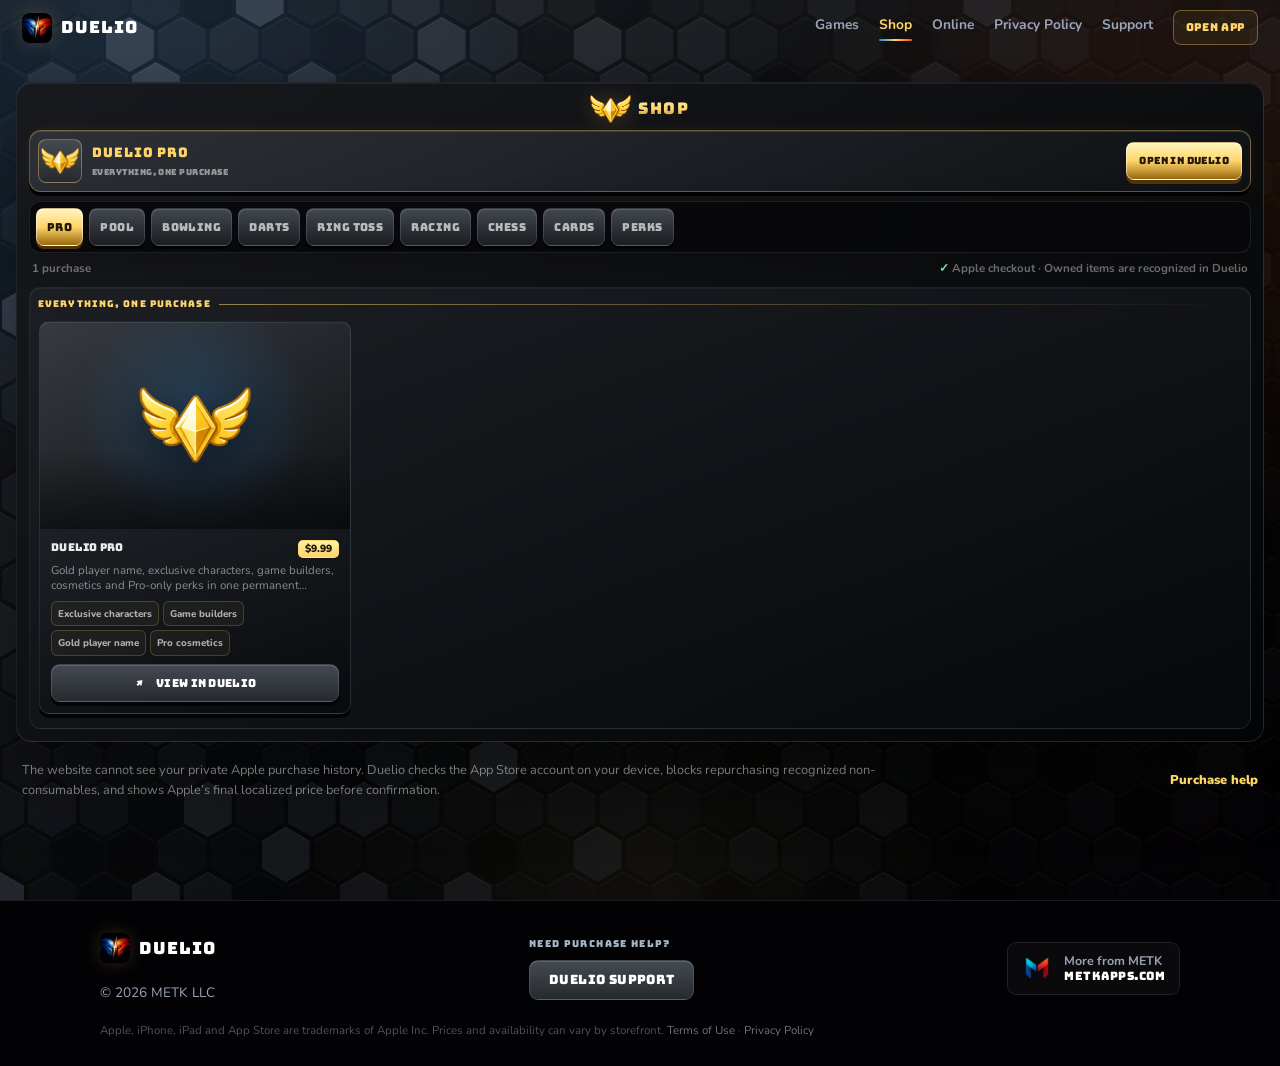
<file: shop/index.html>
<!DOCTYPE html>
<html lang="en">
<head>
<meta charset="utf-8">
<meta http-equiv="Content-Security-Policy" content="default-src 'self'; script-src 'self'; style-src 'self' 'unsafe-inline'; img-src 'self' data: blob:; media-src 'self' blob:; font-src 'self'; connect-src 'self' https://api.duelioapp.com; object-src 'none'; base-uri 'none'; form-action 'none'">
<meta name="referrer" content="no-referrer">
<meta name="viewport" content="width=device-width, initial-scale=1">
<title>Shop — Duelio</title>
<meta name="description" content="Browse Duelio Pro, game cosmetics, bundles and hint packs. Pick an item here, then complete the purchase securely inside Duelio with Apple.">
<meta property="og:title" content="The Duelio Shop">
<meta property="og:description" content="Browse the same shelves and real item renders as Duelio's in-game shop.">
<meta property="og:url" content="https://duelioapp.com/shop/">
<meta property="og:image" content="https://duelioapp.com/assets/img/duelio-logo.png">
<meta property="og:type" content="website">
<meta name="theme-color" content="#020104">
<link rel="canonical" href="https://duelioapp.com/shop/">
<link rel="icon" type="image/png" sizes="32x32" href="/assets/img/favicon-32.png?v=2">
<link rel="icon" type="image/png" sizes="16x16" href="/assets/img/favicon-16.png?v=2">
<link rel="apple-touch-icon" href="/assets/img/apple-touch-icon.png?v=2">
<link rel="stylesheet" href="/assets/site.css?v=10">
<link rel="stylesheet" href="/assets/shop.css?v=3">
</head>
<body class="shop-page">

<div class="wall" aria-hidden="true"></div>
<div class="duel-glow" aria-hidden="true"></div>
<canvas id="hexfx" aria-hidden="true"></canvas>

<header class="nav scrolled" id="nav">
  <a class="nav-logo" href="/">
    <img src="/assets/img/duelio-logo.png" alt="Duelio">
    <span class="wm">DUELIO</span>
  </a>
  <nav class="nav-links" aria-label="Main navigation">
    <a href="/#catalog">Games</a>
    <a class="active" href="/shop/" aria-current="page">Shop</a>
    <a href="/#online">Online</a>
    <a href="/privacy/">Privacy Policy</a>
    <a href="/support/">Support</a>
  </nav>
  <a class="nav-cta" href="duelio://shop" data-open-duelio>Open app</a>
</header>

<main class="game-shop" id="storefront">
  <section class="shop-shell" aria-label="Duelio Shop">
    <div class="shop-app-bar reveal">
      <img src="/assets/img/pro-icon.png" alt="" width="48" height="33">
      <span>SHOP</span>
    </div>

    <div class="shop-selector reveal">
      <div class="selector-thumb" id="selector-thumb" aria-hidden="true"></div>
      <div class="selector-copy">
        <strong id="selector-title">DUELIO PRO</strong>
        <span id="selector-tagline">EVERYTHING, ONE PURCHASE</span>
      </div>
      <a class="selector-open" id="selector-open" href="duelio://shop" data-open-duelio>
        OPEN IN DUELIO
      </a>
    </div>

    <div class="shop-tabs reveal" id="shop-filters" role="tablist" aria-label="Shop sections"></div>

    <div class="shop-status reveal">
      <p id="shop-result-count" aria-live="polite"></p>
      <p><span aria-hidden="true">✓</span> Apple checkout · Owned items are recognized in Duelio</p>
    </div>

    <div class="shelves" id="product-grid" role="tabpanel"></div>
    <noscript><p class="shop-noscript">JavaScript is required to display the shop and open an exact item in Duelio.</p></noscript>
  </section>

  <aside class="store-note">
    <p>The website cannot see your private Apple purchase history. Duelio checks the App Store account on your device, blocks repurchasing recognized non-consumables, and shows Apple’s final localized price before confirmation.</p>
    <a href="/support/">Purchase help</a>
  </aside>
</main>

<div class="open-notice" id="open-notice" role="status" aria-live="polite" hidden>
  <div>
    <b>Duelio didn’t open</b>
    <span>Open this page on the iPhone or iPad where Duelio is installed, then try again.</span>
  </div>
  <button type="button" id="dismiss-open-notice" aria-label="Dismiss">×</button>
</div>

<footer class="footer">
  <div class="foot-inner">
    <div class="foot-brand">
      <a class="nav-logo" href="/"><img src="/assets/img/duelio-logo.png" alt="Duelio"><span class="wm">DUELIO</span></a>
      <p>© <span id="year">2026</span> METK LLC</p>
    </div>
    <div class="foot-contact">
      <span class="fc-lbl">Need purchase help?</span>
      <a class="btn btn-ghost" href="/support/">Duelio Support</a>
    </div>
    <a class="foot-metk" href="https://metkapps.com" rel="noopener">
      <img src="/assets/img/metk-logo.png" alt="METK">
      <span>More from METK<b>metkapps.com</b></span>
    </a>
  </div>
  <p class="foot-legal">Apple, iPhone, iPad and App Store are trademarks of Apple Inc. Prices and availability can vary by storefront. <a href="/terms/">Terms of Use</a> · <a href="/privacy/">Privacy Policy</a></p>
</footer>

<script src="/assets/site.js?v=8" defer></script>
<script src="/assets/shop.js?v=3" defer></script>
</body>
</html>
</file>
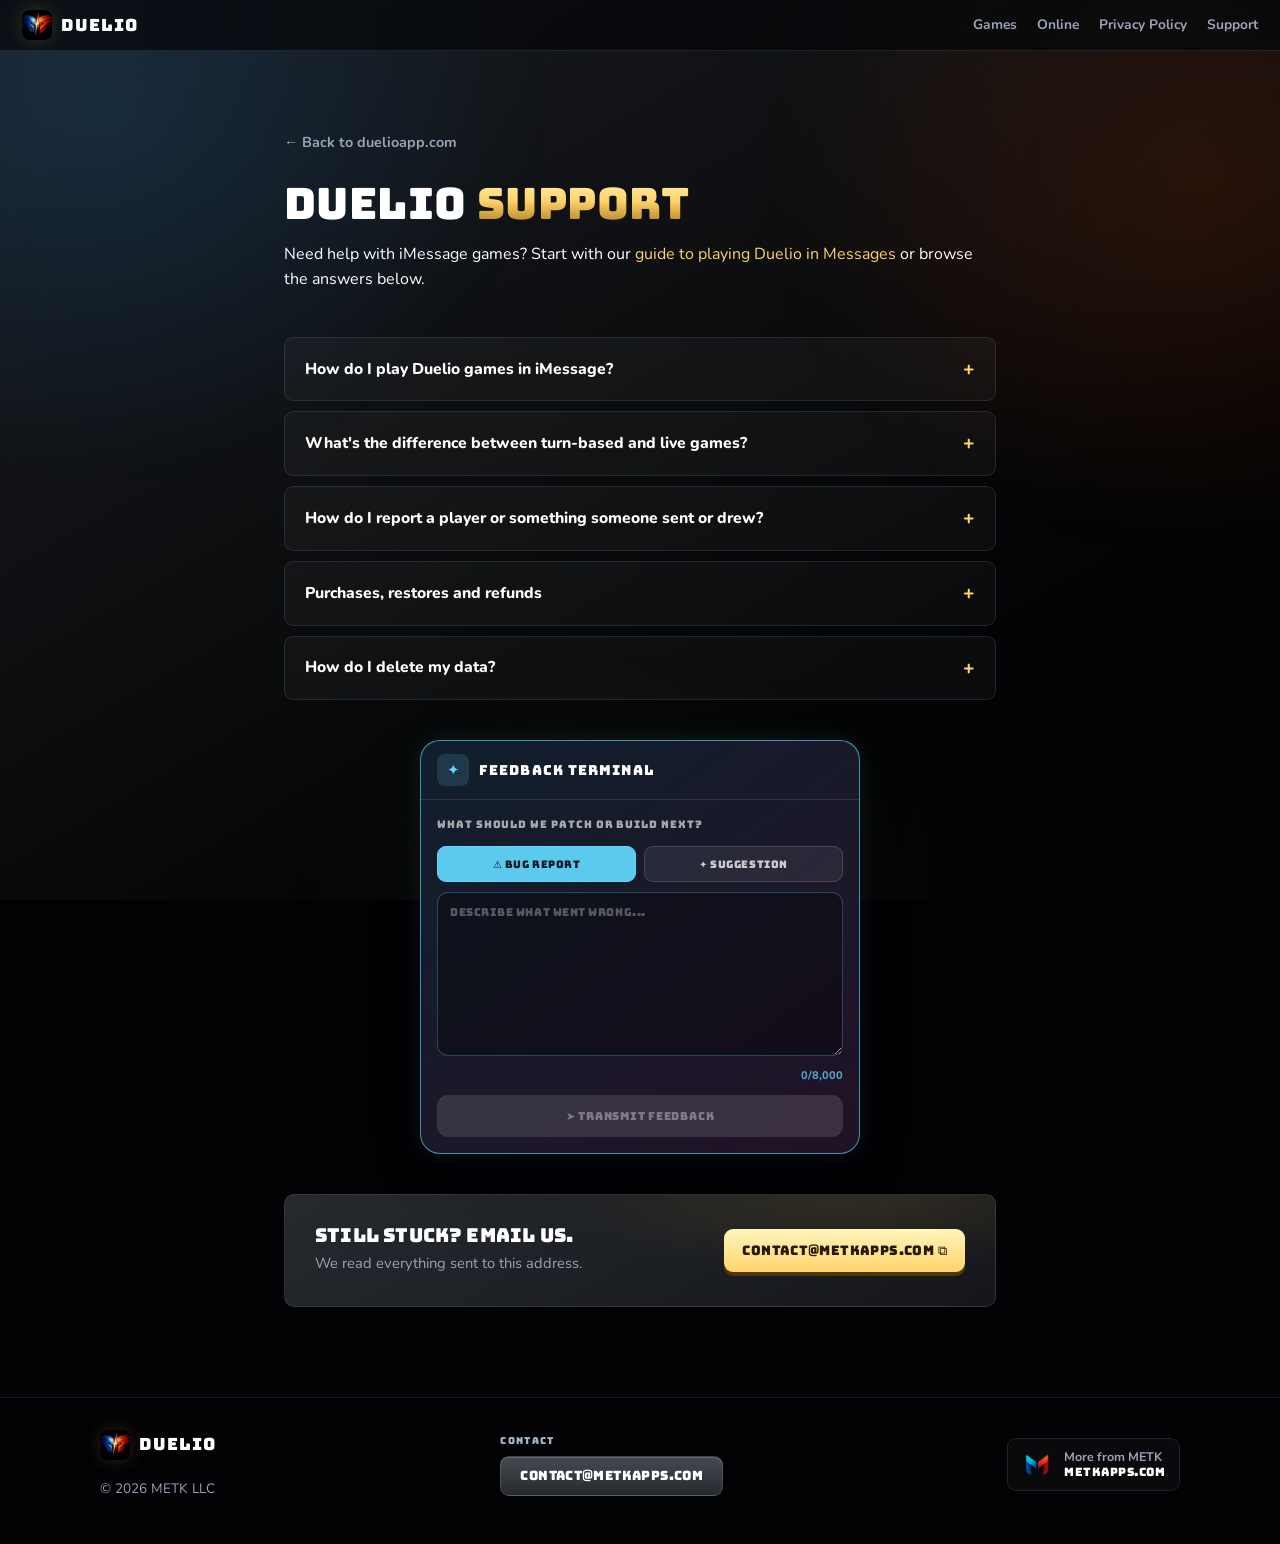
<file: support/index.html>
<!DOCTYPE html>
<html lang="en">
<head>
<meta charset="utf-8">
<meta http-equiv="Content-Security-Policy" content="default-src 'self'; script-src 'self'; style-src 'self' 'unsafe-inline'; img-src 'self' data: blob:; media-src 'self' blob:; font-src 'self'; connect-src 'self' https://api.duelioapp.com; object-src 'none'; base-uri 'none'; form-action 'none'">
<meta name="referrer" content="no-referrer">
<meta name="viewport" content="width=device-width, initial-scale=1">
<title>iMessage Games Help &amp; Support — Duelio</title>
<meta name="description" content="Get help with Duelio's iMessage games and Messages extension. Learn how to send invites, play with friends, restore purchases and contact support.">
<link rel="canonical" href="https://duelioapp.com/support/">
<meta property="og:type" content="website">
<meta property="og:site_name" content="Duelio">
<meta property="og:title" content="iMessage Games Help &amp; Support — Duelio">
<meta property="og:description" content="Get help with Duelio's iMessage games and Messages extension. Learn how to send invites, play with friends, restore purchases and contact support.">
<meta property="og:url" content="https://duelioapp.com/support/">
<meta property="og:image" content="https://duelioapp.com/assets/img/duelio-logo.png">
<meta name="theme-color" content="#020104">
<link rel="icon" type="image/png" sizes="32x32" href="/assets/img/favicon-32.png?v=2">
<link rel="icon" type="image/png" sizes="16x16" href="/assets/img/favicon-16.png?v=2">
<link rel="icon" type="image/png" sizes="64x64" href="/assets/img/favicon-64.png?v=2">
<link rel="apple-touch-icon" href="/assets/img/apple-touch-icon.png?v=2">
<link rel="stylesheet" href="/assets/site.css?v=9">
</head>
<body>

<div class="wall" aria-hidden="true"></div>
<div class="duel-glow" aria-hidden="true"></div>

<header class="nav scrolled">
  <a class="nav-logo" href="/"><img src="/assets/img/duelio-logo.png" alt="Duelio"><span class="wm">DUELIO</span></a>
  <nav class="nav-links">
    <a href="/#catalog">Games</a>
    <a href="/#online">Online</a>
    <a href="/privacy/">Privacy Policy</a>
    <a href="/support/">Support</a>
  </nav>
</header>

<main class="page">
  <a class="back-home" href="/">← Back to duelioapp.com</a>

  <div class="page-head">
    <h1>Duelio <span class="grad-gold">Support</span></h1>
    <p>Need help with iMessage games? Start with our <a href="/imessage-games/">guide to playing Duelio in Messages</a> or browse the answers below.</p>
  </div>

  <div class="faq">
    <details>
      <summary>How do I play Duelio games in iMessage?</summary>
      <div>
        <p>Duelio has both a <strong>standalone app</strong> and an <strong>iMessage extension</strong>.
        Open Duelio from your Home Screen for the game catalog, online play, Friends, tournaments,
        leaderboards, and the Shop.</p>
        <p>To play through Messages, open a conversation, tap the <strong>&#43;</strong> (or the app drawer
        above the keyboard), and choose Duelio. You can then send a game invite into that
        conversation. Swipe up through the app list if Duelio is not visible.</p>
      </div>
    </details>

    <details>
      <summary>What's the difference between turn-based and live games?</summary>
      <div>
        <p><strong>Turn-based games</strong> (chess, pool, darts, word games and more) can be played
        asynchronously in Messages: take your turn, send it, and the game updates in the
        conversation. The standalone app also supports turn-based online rooms through Find Game,
        Host Online, and Join with Code.</p>
        <p><strong>Live games</strong> (Draw, Trivia Rush, Word Bomb, the card games and more) run in
        real time with a ready room and in-game chat. Players can join from a Duelio invite or from
        the standalone app while the room is available.</p>
      </div>
    </details>

    <details>
      <summary>How do I report a player or something someone sent or drew?</summary>
      <div>
        <p>For live rooms, use <strong>Report Player</strong> by tapping the player's seat. Hosted
        tournaments and invitations also include reporting controls. You can block a player from
        Duelio's social controls, or email <strong>contact@metkapps.com</strong> with what you saw and
        when. We aim to review reports of objectionable content and abusive behaviour, and act on
        them, <strong>within 24 hours</strong>.</p>
        <p>For turn-based games the message travels through iMessage itself, so Apple's own tools are
        the effective ones there: block the sender in Messages and report the message to Apple.</p>
      </div>
    </details>

    <details>
      <summary>Purchases, restores and refunds</summary>
      <div>
        <p>All purchases are handled by Apple through the App Store — we never see your payment
        details. To request a refund, use Apple's
        <a href="https://reportaproblem.apple.com" rel="noopener">reportaproblem.apple.com</a>.</p>
        <p>Duelio offers <strong>Pro, hint packs, cosmetics and bundles, tournament hosting credits,
        and gifts</strong>. You can open the Shop from the standalone app or its iMessage extension.</p>
        <p>Use <strong>Restore Purchases</strong> in the Shop to restore eligible non-consumable
        purchases. Consumable purchases are delivered once; if a completed purchase does not appear,
        contact us and do not include payment-card details.</p>
      </div>
    </details>

    <details>
      <summary>How do I delete my data?</summary>
      <div>
        <p>In the standalone app, open <strong>Settings → Legal → Social Privacy → Delete Social Data
        and Analytics</strong>. This deletes your social profile, public Duelio ID, friendships,
        requests, blocks, challenges, recent-player records, sent social messages, hosted-tournament
        ownership and participation data, leaderboard entry, and linked first-party analytics.</p>
        <p>Deleting the app removes its local copy, but it does <strong>not</strong> by itself delete
        server-hosted social or tournament data, and iCloud-backed game data may return after a
        reinstall. Device/iCloud statistics and App Store or gift records are not removed by the
        social-deletion control. Feedback and safety reports have separate retention rules. See the
        <a href="/privacy/">privacy policy</a> for the full detail.</p>
      </div>
    </details>
  </div>

  <section class="feedback-terminal" aria-labelledby="feedback-title">
    <div class="feedback-terminal-head">
      <div class="feedback-icon" aria-hidden="true">✦</div>
      <h2 id="feedback-title">Feedback Terminal</h2>
    </div>
    <div class="feedback-terminal-body">
      <p class="feedback-prompt">What should we patch or build next?</p>
      <form id="feedback-form" class="feedback-form">
        <div class="feedback-types" role="group" aria-label="Feedback type">
          <button class="feedback-type is-active" type="button" data-feedback-kind="bug_report" aria-pressed="true">⚠ Bug Report</button>
          <button class="feedback-type" type="button" data-feedback-kind="suggestion" aria-pressed="false">✦ Suggestion</button>
        </div>
        <label class="feedback-label" for="feedback-message">Your feedback</label>
        <textarea id="feedback-message" name="message" maxlength="8000" rows="6"
          placeholder="Describe what went wrong..." required></textarea>
        <div class="feedback-honeypot" aria-hidden="true">
          <label for="feedback-website">Leave this blank</label>
          <input id="feedback-website" name="website" tabindex="-1" autocomplete="off">
        </div>
        <div class="feedback-meta">
          <span id="feedback-status" class="feedback-status" role="status" aria-live="polite"></span>
          <span id="feedback-count" class="feedback-count">0/8,000</span>
        </div>
        <button class="feedback-submit" type="submit" disabled>➤ Transmit Feedback</button>
      </form>
    </div>
  </section>

  <div class="contact-card">
    <div>
      <h2>Still stuck? Email us.</h2>
      <p>We read everything sent to this address.</p>
    </div>
    <button class="copy-btn" data-copy="contact@metkapps.com">contact@metkapps.com ⧉</button>
  </div>
</main>

<footer class="footer">
  <div class="foot-inner">
    <div class="foot-brand">
      <a class="nav-logo" href="/"><img src="/assets/img/duelio-logo.png" alt="Duelio"><span class="wm">DUELIO</span></a>
      <p>© <span id="year">2026</span> METK LLC</p>
    </div>
    <div class="foot-contact">
      <span class="fc-lbl">Contact</span>
      <a class="btn btn-ghost" href="mailto:contact@metkapps.com">contact@metkapps.com</a>
    </div>
    <a class="foot-metk" href="https://metkapps.com" rel="noopener">
      <img src="/assets/img/metk-logo.png" alt="METK">
      <span>More from METK<b>metkapps.com</b></span>
    </a>
  </div>
</footer>

<script src="/assets/site.js?v=7" defer></script>
</body>
</html>
</file>
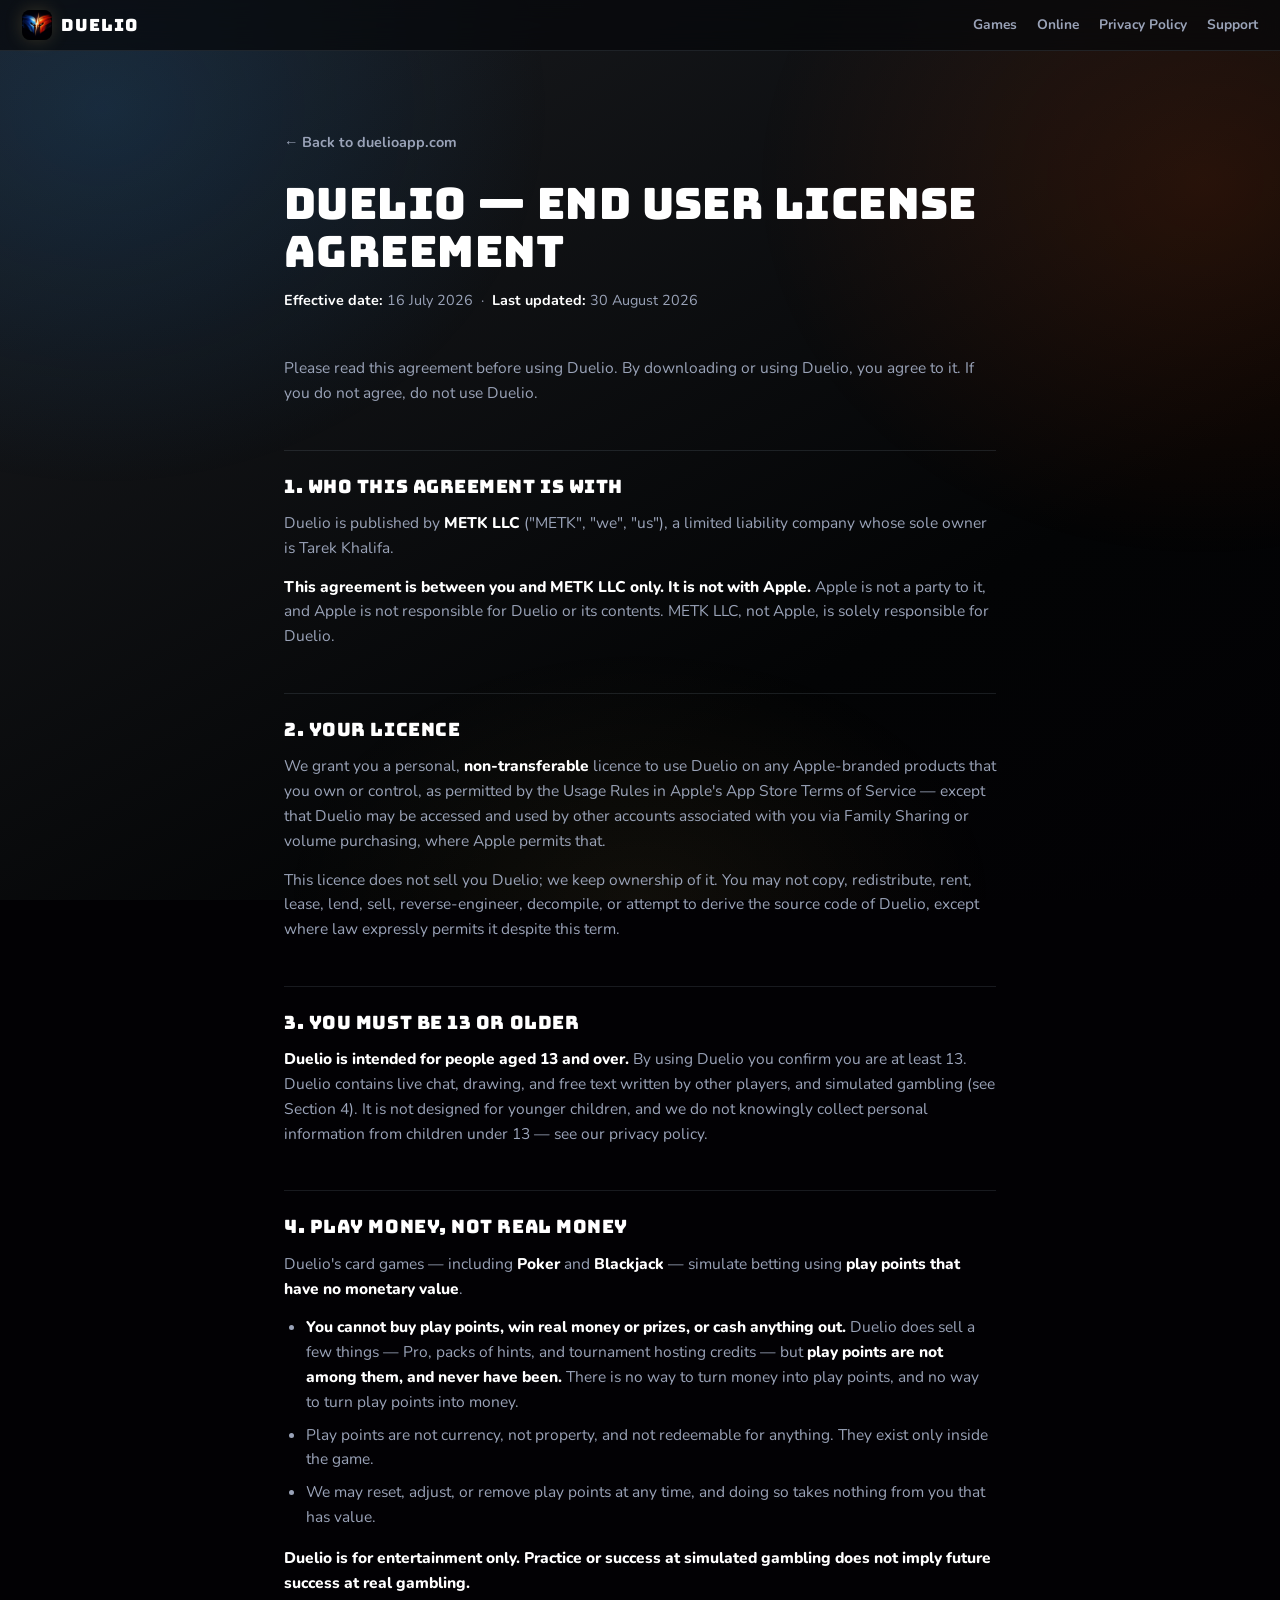
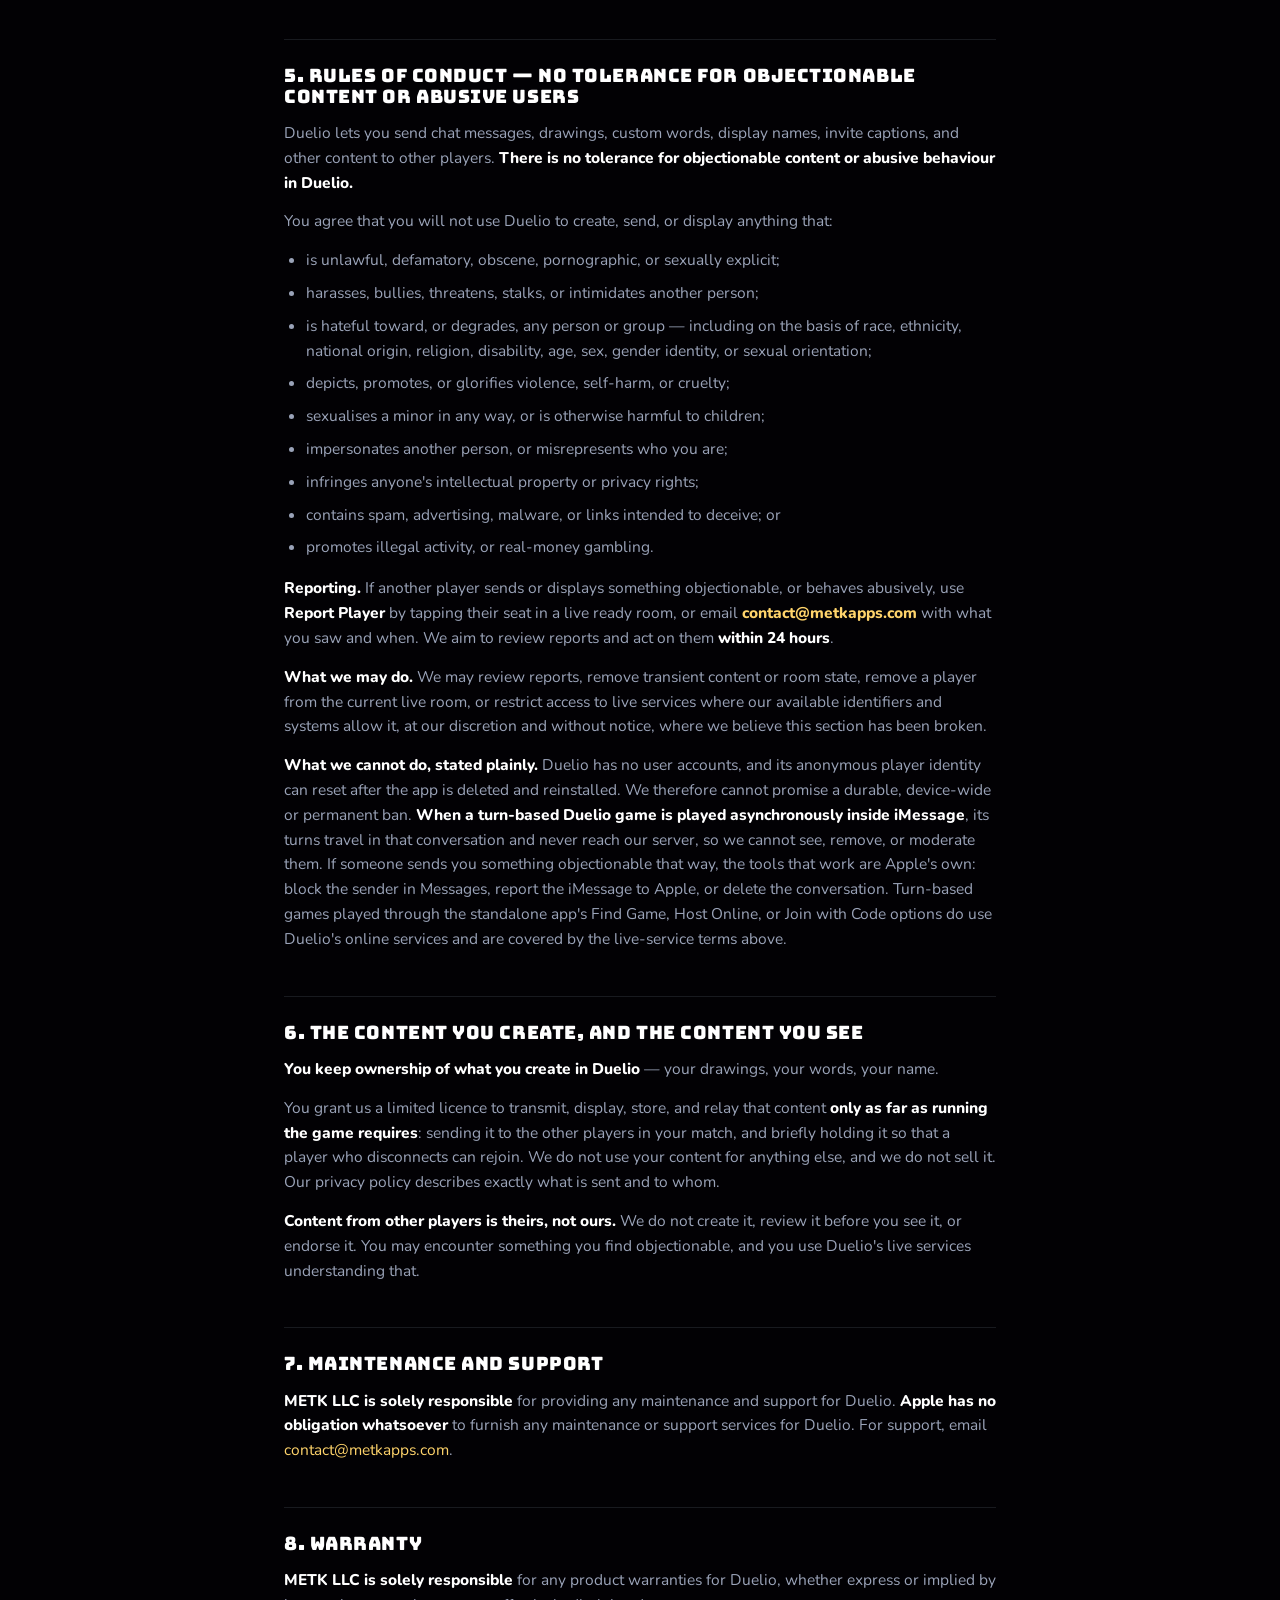
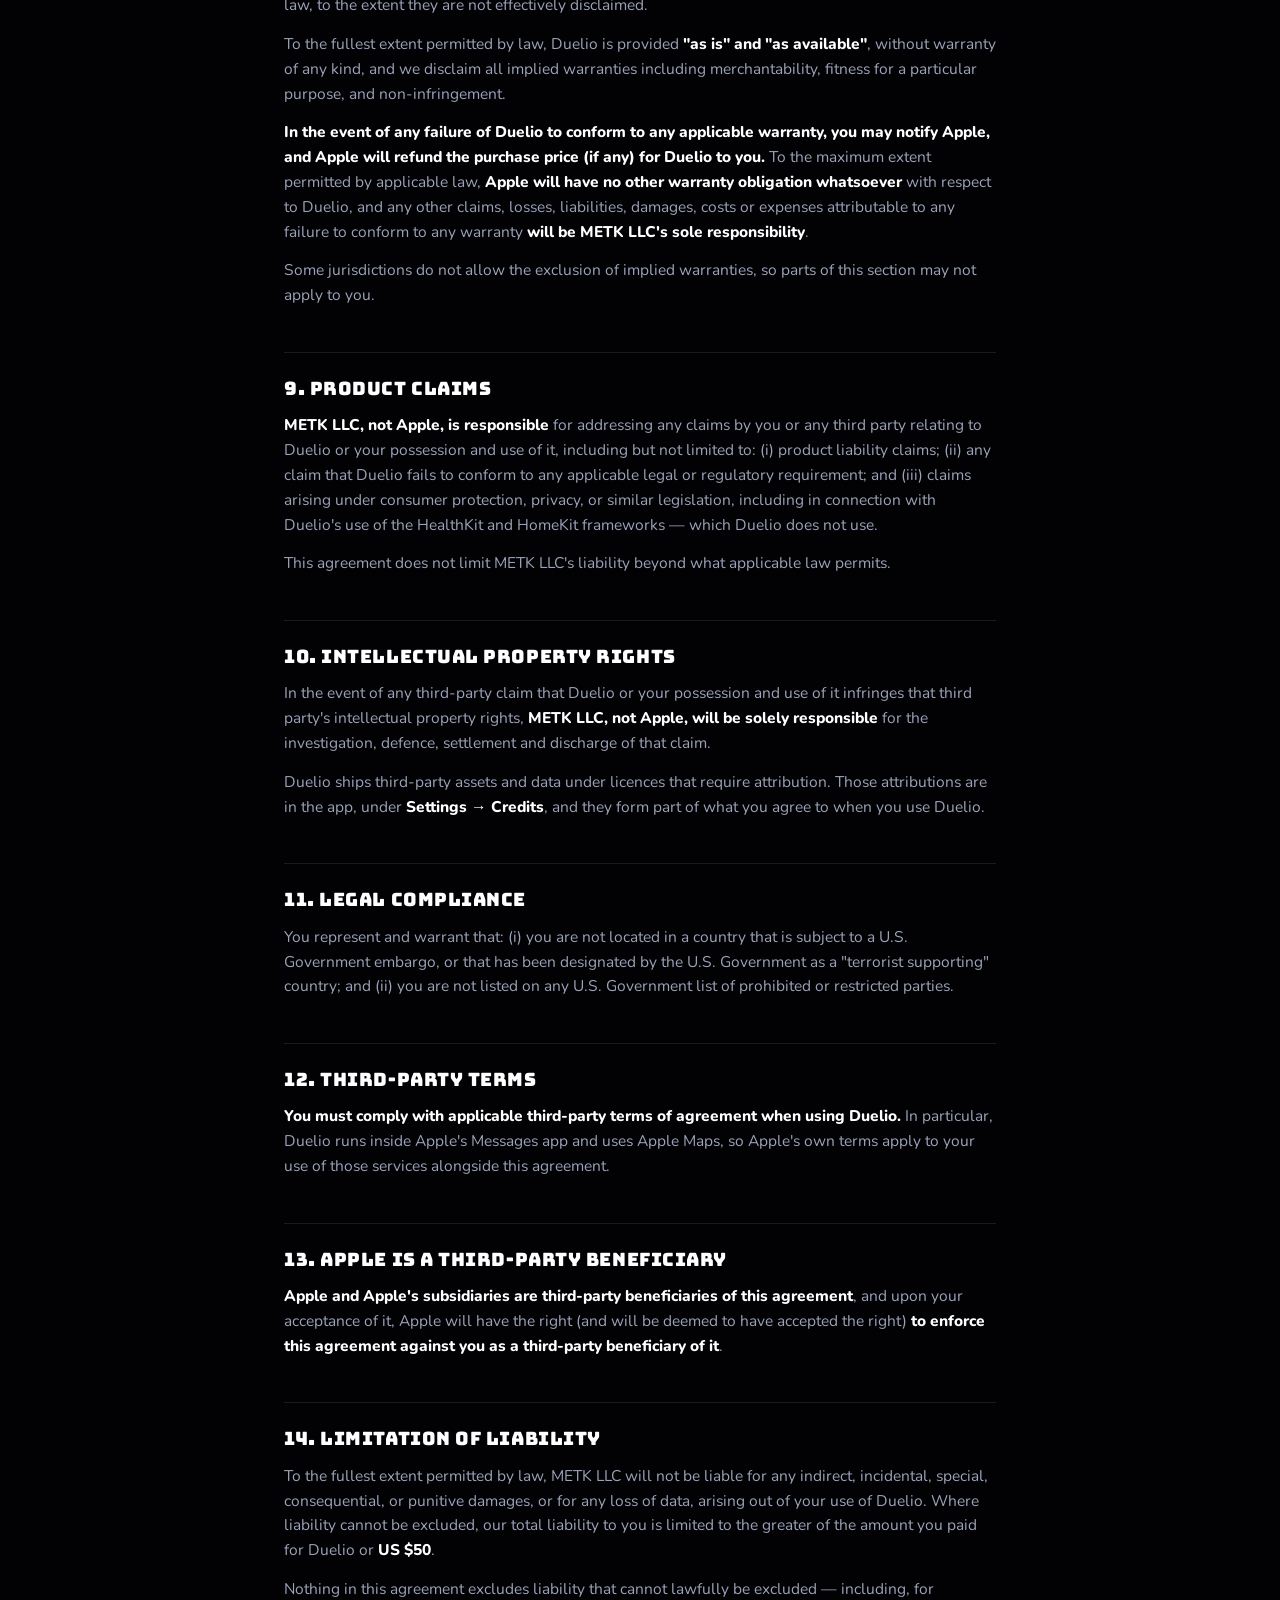
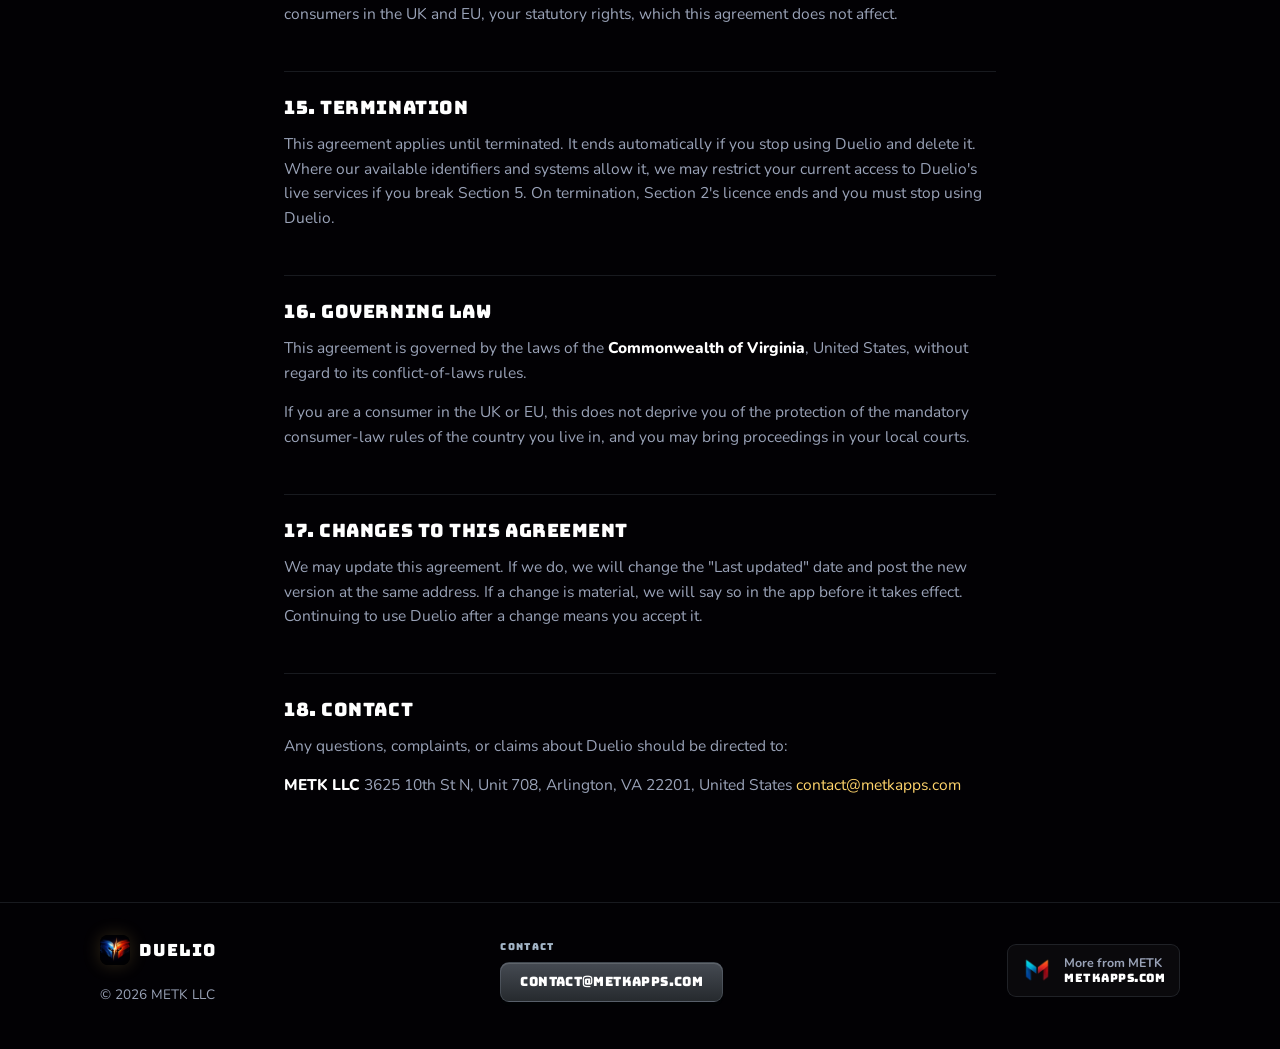
<file: terms/index.html>
<!DOCTYPE html>
<html lang="en">
<head>
<meta charset="utf-8">
<meta http-equiv="Content-Security-Policy" content="default-src 'self'; script-src 'self'; style-src 'self' 'unsafe-inline'; img-src 'self' data: blob:; media-src 'self' blob:; font-src 'self'; connect-src 'self' https://api.duelioapp.com; object-src 'none'; base-uri 'none'; form-action 'none'">
<meta name="referrer" content="no-referrer">
<meta name="viewport" content="width=device-width, initial-scale=1">
<title>Terms of Use — Duelio</title>
<link rel="canonical" href="https://duelioapp.com/terms/">
<meta name="description" content="Duelio's End User License Agreement — the terms you agree to by using Duelio.">
<meta name="theme-color" content="#020104">
<link rel="icon" type="image/png" sizes="32x32" href="/assets/img/favicon-32.png?v=2">
<link rel="icon" type="image/png" sizes="16x16" href="/assets/img/favicon-16.png?v=2">
<link rel="icon" type="image/png" sizes="64x64" href="/assets/img/favicon-64.png?v=2">
<link rel="apple-touch-icon" href="/assets/img/apple-touch-icon.png?v=2">
<link rel="stylesheet" href="/assets/site.css?v=9">
</head>
<body>

<div class="wall" aria-hidden="true"></div>
<div class="duel-glow" aria-hidden="true"></div>

<header class="nav scrolled">
  <a class="nav-logo" href="/"><img src="/assets/img/duelio-logo.png" alt="Duelio"><span class="wm">DUELIO</span></a>
  <nav class="nav-links">
    <a href="/#catalog">Games</a>
    <a href="/#online">Online</a>
    <a href="/privacy/">Privacy Policy</a>
    <a href="/support/">Support</a>
  </nav>
</header>

<main class="page legal">
  <a class="back-home" href="/">← Back to duelioapp.com</a>

  <div class="page-head">
    <h1>Duelio — End User License Agreement</h1>
    <p class="dates"><b>Effective date:</b> 16 July 2026 &nbsp;·&nbsp; <b>Last updated:</b> 30 August 2026</p>
  </div>

<p>Please read this agreement before using Duelio. By downloading or using Duelio, you agree to it. If
you do not agree, do not use Duelio.</p>
<h2 id="who-this-agreement-is-with">1. Who this agreement is with</h2>
<p>Duelio is published by <strong>METK LLC</strong> (&quot;METK&quot;, &quot;we&quot;, &quot;us&quot;), a limited liability company whose sole
owner is Tarek Khalifa.</p>
<p><strong>This agreement is between you and METK LLC only. It is not with Apple.</strong> Apple is not a party to
it, and Apple is not responsible for Duelio or its contents. METK LLC, not Apple, is solely
responsible for Duelio.</p>
<h2 id="your-licence">2. Your licence</h2>
<p>We grant you a personal, <strong>non-transferable</strong> licence to use Duelio on any Apple-branded products
that you own or control, as permitted by the Usage Rules in Apple's App Store Terms of Service —
except that Duelio may be accessed and used by other accounts associated with you via Family Sharing
or volume purchasing, where Apple permits that.</p>
<p>This licence does not sell you Duelio; we keep ownership of it. You may not copy, redistribute, rent,
lease, lend, sell, reverse-engineer, decompile, or attempt to derive the source code of Duelio,
except where law expressly permits it despite this term.</p>
<h2 id="you-must-be-13-or-older">3. You must be 13 or older</h2>
<p><strong>Duelio is intended for people aged 13 and over.</strong> By using Duelio you confirm you are at least 13.
Duelio contains live chat, drawing, and free text written by other players, and simulated gambling
(see Section 4). It is not designed for younger children, and we do not knowingly collect personal
information from children under 13 — see our privacy policy.</p>
<h2 id="play-money-not-real-money">4. Play money, not real money</h2>
<p>Duelio's card games — including <strong>Poker</strong> and <strong>Blackjack</strong> — simulate betting using <strong>play
points that have no monetary value</strong>.</p>
<ul>
<li><strong>You cannot buy play points, win real money or prizes, or cash anything out.</strong> Duelio does sell
a few things — Pro, packs of hints, and tournament hosting credits — but <strong>play points are not
among them, and never have been.</strong> There is no way to turn money into play points, and no way to
turn play points into money.</li>
<li>Play points are not currency, not property, and not redeemable for anything. They exist only
inside the game.</li>
<li>We may reset, adjust, or remove play points at any time, and doing so takes nothing from you that
has value.</li>
</ul>
<p><strong>Duelio is for entertainment only. Practice or success at simulated gambling does not imply future
success at real gambling.</strong></p>
<h2 id="rules-of-conduct-no-tolerance-for-objectionable-content-or-abusive-users">5. Rules of conduct — no tolerance for objectionable content or abusive users</h2>
<p>Duelio lets you send chat messages, drawings, custom words, display names, invite captions, and
other content to other players. <strong>There is no tolerance for objectionable content or abusive
behaviour in Duelio.</strong></p>
<p>You agree that you will not use Duelio to create, send, or display anything that:</p>
<ul>
<li>is unlawful, defamatory, obscene, pornographic, or sexually explicit;</li>
<li>harasses, bullies, threatens, stalks, or intimidates another person;</li>
<li>is hateful toward, or degrades, any person or group — including on the basis of race, ethnicity,
national origin, religion, disability, age, sex, gender identity, or sexual orientation;</li>
<li>depicts, promotes, or glorifies violence, self-harm, or cruelty;</li>
<li>sexualises a minor in any way, or is otherwise harmful to children;</li>
<li>impersonates another person, or misrepresents who you are;</li>
<li>infringes anyone's intellectual property or privacy rights;</li>
<li>contains spam, advertising, malware, or links intended to deceive; or</li>
<li>promotes illegal activity, or real-money gambling.</li>
</ul>
<p><strong>Reporting.</strong> If another player sends or displays something objectionable, or behaves abusively,
use <strong>Report Player</strong> by tapping their seat in a live ready room, or email <strong><a href="mailto:contact@metkapps.com">contact@metkapps.com</a></strong>
with what you saw and when. We aim to review reports and act on them <strong>within 24 hours</strong>.</p>
<p><strong>What we may do.</strong> We may review reports, remove transient content or room state, remove a player
from the current live room, or restrict access to live services where our available identifiers and
systems allow it, at our discretion and without notice, where we believe this section has been
broken.</p>
<p><strong>What we cannot do, stated plainly.</strong> Duelio has no user accounts, and its anonymous player
identity can reset after the app is deleted and reinstalled. We therefore cannot promise a durable,
device-wide or permanent ban. <strong>When a turn-based Duelio game is played asynchronously inside
iMessage</strong>, its turns travel in that conversation and never reach our server, so we cannot see,
remove, or moderate them. If someone sends you something objectionable that way, the tools that
work are Apple's own: block the sender in Messages, report the iMessage to Apple, or delete the
conversation. Turn-based games played through the standalone app's Find Game, Host Online, or Join
with Code options do use Duelio's online services and are covered by the live-service terms above.</p>
<h2 id="the-content-you-create-and-the-content-you-see">6. The content you create, and the content you see</h2>
<p><strong>You keep ownership of what you create in Duelio</strong> — your drawings, your words, your name.</p>
<p>You grant us a limited licence to transmit, display, store, and relay that content <strong>only as far as
running the game requires</strong>: sending it to the other players in your match, and briefly holding it
so that a player who disconnects can rejoin. We do not use your content for anything else, and we do
not sell it. Our privacy policy describes exactly what is sent and to whom.</p>
<p><strong>Content from other players is theirs, not ours.</strong> We do not create it, review it before you see
it, or endorse it. You may encounter something you find objectionable, and you use Duelio's live
services understanding that.</p>
<h2 id="maintenance-and-support">7. Maintenance and support</h2>
<p><strong>METK LLC is solely responsible</strong> for providing any maintenance and support for Duelio. <strong>Apple has
no obligation whatsoever</strong> to furnish any maintenance or support services for Duelio. For support,
email <a href="mailto:contact@metkapps.com">contact@metkapps.com</a>.</p>
<h2 id="warranty">8. Warranty</h2>
<p><strong>METK LLC is solely responsible</strong> for any product warranties for Duelio, whether express or implied
by law, to the extent they are not effectively disclaimed.</p>
<p>To the fullest extent permitted by law, Duelio is provided <strong>&quot;as is&quot; and &quot;as available&quot;</strong>, without
warranty of any kind, and we disclaim all implied warranties including merchantability, fitness for a
particular purpose, and non-infringement.</p>
<p><strong>In the event of any failure of Duelio to conform to any applicable warranty, you may notify Apple,
and Apple will refund the purchase price (if any) for Duelio to you.</strong> To the maximum extent
permitted by applicable law, <strong>Apple will have no other warranty obligation whatsoever</strong> with
respect to Duelio, and any other claims, losses, liabilities, damages, costs or expenses
attributable to any failure to conform to any warranty <strong>will be METK LLC's sole responsibility</strong>.</p>
<p>Some jurisdictions do not allow the exclusion of implied warranties, so parts of this section may
not apply to you.</p>
<h2 id="product-claims">9. Product claims</h2>
<p><strong>METK LLC, not Apple, is responsible</strong> for addressing any claims by you or any third party relating
to Duelio or your possession and use of it, including but not limited to: (i) product liability
claims; (ii) any claim that Duelio fails to conform to any applicable legal or regulatory
requirement; and (iii) claims arising under consumer protection, privacy, or similar legislation,
including in connection with Duelio's use of the HealthKit and HomeKit frameworks — which Duelio
does not use.</p>
<p>This agreement does not limit METK LLC's liability beyond what applicable law permits.</p>
<h2 id="intellectual-property-rights">10. Intellectual property rights</h2>
<p>In the event of any third-party claim that Duelio or your possession and use of it infringes that
third party's intellectual property rights, <strong>METK LLC, not Apple, will be solely responsible</strong> for
the investigation, defence, settlement and discharge of that claim.</p>
<p>Duelio ships third-party assets and data under licences that require attribution. Those attributions
are in the app, under <strong>Settings → Credits</strong>, and they form part of what you agree to when you use
Duelio.</p>
<h2 id="legal-compliance">11. Legal compliance</h2>
<p>You represent and warrant that: (i) you are not located in a country that is subject to a U.S.
Government embargo, or that has been designated by the U.S. Government as a &quot;terrorist supporting&quot;
country; and (ii) you are not listed on any U.S. Government list of prohibited or restricted parties.</p>
<h2 id="third-party-terms">12. Third-party terms</h2>
<p><strong>You must comply with applicable third-party terms of agreement when using Duelio.</strong> In particular,
Duelio runs inside Apple's Messages app and uses Apple Maps, so Apple's own terms apply to your use
of those services alongside this agreement.</p>
<h2 id="apple-is-a-third-party-beneficiary">13. Apple is a third-party beneficiary</h2>
<p><strong>Apple and Apple's subsidiaries are third-party beneficiaries of this agreement</strong>, and upon your
acceptance of it, Apple will have the right (and will be deemed to have accepted the right) <strong>to
enforce this agreement against you as a third-party beneficiary of it</strong>.</p>
<h2 id="limitation-of-liability">14. Limitation of liability</h2>
<p>To the fullest extent permitted by law, METK LLC will not be liable for any indirect, incidental,
special, consequential, or punitive damages, or for any loss of data, arising out of your use of
Duelio. Where liability cannot be excluded, our total liability to you is limited to the greater of
the amount you paid for Duelio or <strong>US $50</strong>.</p>
<p>Nothing in this agreement excludes liability that cannot lawfully be excluded — including, for
consumers in the UK and EU, your statutory rights, which this agreement does not affect.</p>
<h2 id="termination">15. Termination</h2>
<p>This agreement applies until terminated. It ends automatically if you stop using Duelio and delete
it. Where our available identifiers and systems allow it, we may restrict your current access to
Duelio's live services if you break Section 5. On termination, Section 2's licence ends and you must
stop using Duelio.</p>
<h2 id="governing-law">16. Governing law</h2>
<p>This agreement is governed by the laws of the <strong>Commonwealth of Virginia</strong>, United States, without
regard to its conflict-of-laws rules.</p>
<p>If you are a consumer in the UK or EU, this does not deprive you of the protection of the mandatory
consumer-law rules of the country you live in, and you may bring proceedings in your local courts.</p>
<h2 id="changes-to-this-agreement">17. Changes to this agreement</h2>
<p>We may update this agreement. If we do, we will change the &quot;Last updated&quot; date and post the new
version at the same address. If a change is material, we will say so in the app before it takes
effect. Continuing to use Duelio after a change means you accept it.</p>
<h2 id="contact">18. Contact</h2>
<p>Any questions, complaints, or claims about Duelio should be directed to:</p>
<p><strong>METK LLC</strong>
3625 10th St N, Unit 708, Arlington, VA 22201, United States
<a href="mailto:contact@metkapps.com">contact@metkapps.com</a></p>
</main>

<footer class="footer">
  <div class="foot-inner">
    <div class="foot-brand">
      <a class="nav-logo" href="/"><img src="/assets/img/duelio-logo.png" alt="Duelio"><span class="wm">DUELIO</span></a>
      <p>© <span id="year">2026</span> METK LLC</p>
    </div>
    <div class="foot-contact">
      <span class="fc-lbl">Contact</span>
      <a class="btn btn-ghost" href="mailto:contact@metkapps.com">contact@metkapps.com</a>
    </div>
    <a class="foot-metk" href="https://metkapps.com" rel="noopener">
      <img src="/assets/img/metk-logo.png" alt="METK">
      <span>More from METK<b>metkapps.com</b></span>
    </a>
  </div>
</footer>

<script src="/assets/site.js?v=6" defer></script>
</body>
</html>
</file>
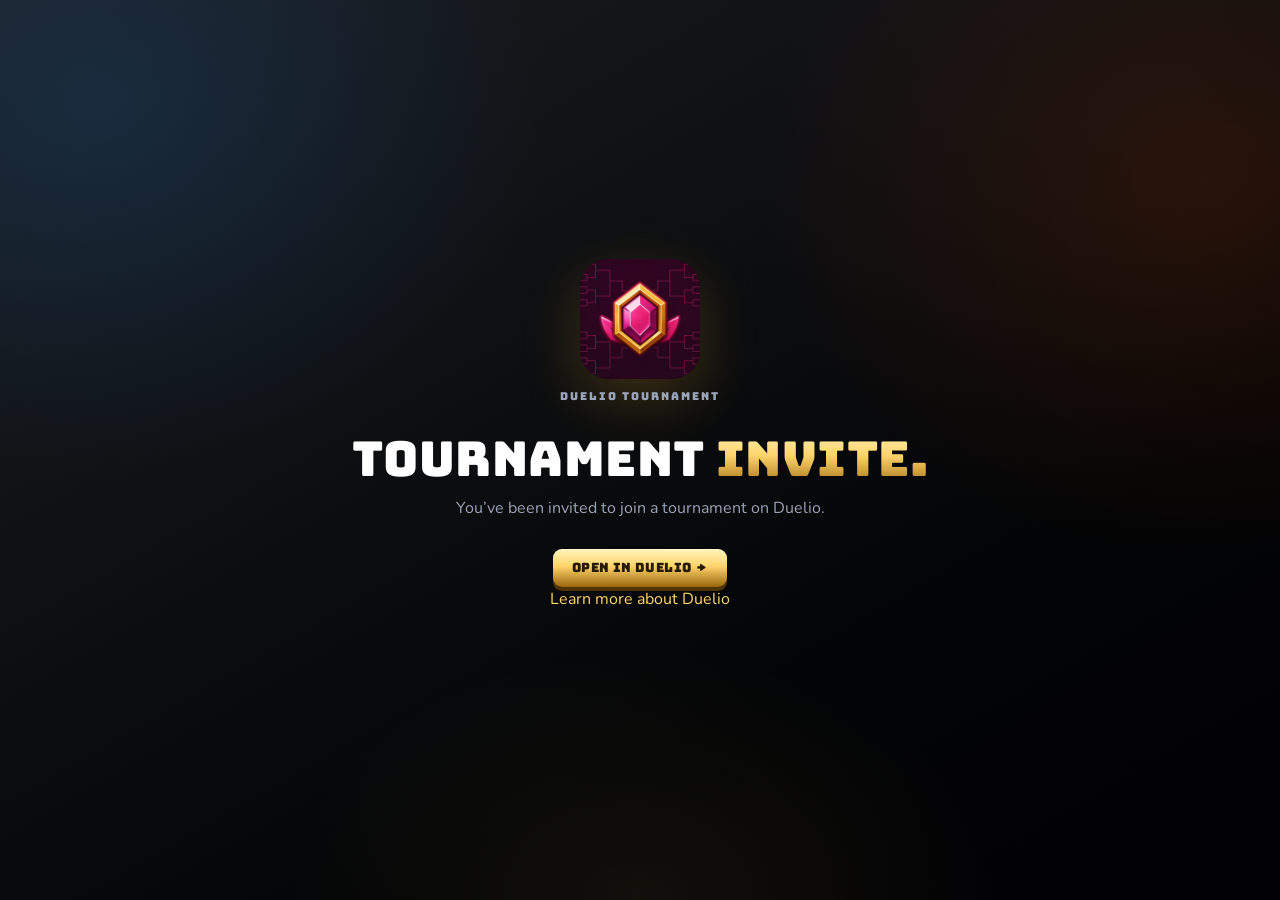
<file: tournaments/index.html>
<!DOCTYPE html>
<html lang="en">
<head>
<meta charset="utf-8">
<meta http-equiv="Content-Security-Policy" content="default-src 'self'; script-src 'self'; style-src 'self' 'unsafe-inline'; img-src 'self' data: blob:; media-src 'self' blob:; font-src 'self'; connect-src 'self' https://api.duelioapp.com; object-src 'none'; base-uri 'none'; form-action 'none'">
<meta name="referrer" content="no-referrer">
<meta name="viewport" content="width=device-width, initial-scale=1">
<title>Tournament Invite — Duelio</title>
<meta name="description" content="You’ve been invited to join a tournament on Duelio. Open the invitation in Duelio to view the details and join.">
<meta property="og:title" content="Tournament Invite — Duelio">
<meta property="og:description" content="You’ve been invited to join a tournament on Duelio. Open the invitation to view the details and join.">
<meta property="og:url" content="https://duelioapp.com/tournaments/">
<meta property="og:image" content="https://duelioapp.com/assets/img/tournament-invite.png">
<meta property="og:image:width" content="1024">
<meta property="og:image:height" content="1024">
<meta property="og:image:alt" content="Duelio tournament emblem">
<meta property="og:type" content="website">
<meta name="twitter:card" content="summary_large_image">
<meta name="twitter:title" content="Tournament Invite — Duelio">
<meta name="twitter:description" content="You’ve been invited to join a tournament on Duelio.">
<meta name="twitter:image" content="https://duelioapp.com/assets/img/tournament-invite.png">
<meta name="theme-color" content="#250019">
<link rel="icon" type="image/png" sizes="32x32" href="/assets/img/favicon-32.png?v=2">
<link rel="icon" type="image/png" sizes="16x16" href="/assets/img/favicon-16.png?v=2">
<link rel="apple-touch-icon" href="/assets/img/tournament-invite.png">
<link rel="stylesheet" href="/assets/site.css?v=10">
</head>
<body>
<div class="wall" aria-hidden="true"></div>
<div class="duel-glow" aria-hidden="true"></div>

<main class="err tournament-invite-page">
  <div>
    <img src="/assets/img/tournament-invite.png" alt="Duelio tournament emblem">
    <p class="eyebrow">DUELIO TOURNAMENT</p>
    <h1>Tournament <span class="grad-gold">Invite.</span></h1>
    <p id="invite-copy">You’ve been invited to join a tournament on Duelio.</p>
    <a class="btn btn-gold" id="open-in-duelio" href="/">Open in Duelio →</a>
    <p class="invite-fallback"><a href="/">Learn more about Duelio</a></p>
  </div>
</main>

<script src="/assets/tournament-invite.js" defer></script>
</body>
</html>
</file>
<file: assets/site.css>
/* ============================================================
   Duelio — duelioapp.com
   Design system rebuilt from the actual app: Bungee + Nunito,
   the red/blue/gold "duel" palette, graphite hex-tech chrome.
   Vanilla CSS, no build step.
   ============================================================ */

/* ---------- self-hosted app fonts ---------- */
@font-face {
  font-family: "Bungee";
  src: url("/assets/fonts/Bungee-Regular.ttf") format("truetype");
  font-weight: 400; font-display: swap;
}
@font-face {
  font-family: "Nunito";
  src: url("/assets/fonts/Nunito-Regular.ttf") format("truetype");
  font-weight: 400; font-display: swap;
}
@font-face {
  font-family: "Nunito";
  src: url("/assets/fonts/Nunito-SemiBold.ttf") format("truetype");
  font-weight: 600; font-display: swap;
}
@font-face {
  font-family: "Nunito";
  src: url("/assets/fonts/Nunito-Bold.ttf") format("truetype");
  font-weight: 700; font-display: swap;
}
@font-face {
  font-family: "Nunito";
  src: url("/assets/fonts/Nunito-ExtraBold.ttf") format("truetype");
  font-weight: 800; font-display: swap;
}
@font-face {
  font-family: "Nunito";
  src: url("/assets/fonts/Nunito-Black.ttf") format("truetype");
  font-weight: 900; font-display: swap;
}

:root {
  /* ---- the duel: colours sampled from the app icon ---- */
  --red:          #C4350F;   --red-bright: #FE5100;   --red-deep: #9A0909;   --red-glow: #FC6215;
  --blue:         #2361AE;   --blue-bright: #1D89E9;  --blue-deep: #0C2A7A;  --blue-glow: #3AAFF2;
  --gold:         #FFD46B;   --gold-bolt: #FEBC13;    --gold-deep: #99660D;

  /* ---- surfaces (catalog graphite chrome) ---- */
  --black:        #020104;
  --graphite-top: #1B1D21;
  --graphite-bot: #030405;
  --panel-top:    #26292E;
  --panel-bot:    #14161A;
  --tile-top:     #454A52;
  --tile-bot:     #262A2E;
  --steel:        #A3B5C7;

  /* ---- category tints (from the app's section colour-code) ---- */
  --cat-strategy: #FF3B30;
  --cat-sports:   #2E8BFF;
  --cat-words:    #B45BFF;
  --cat-multi:    #FFCf3B;
  --cat-cards:    #4ADE80;
  --cat-racing:   #A3B5C7;

  --ink:   #FFFFFF;
  --muted: #9AA3B8;
  --line:  rgba(163, 181, 199, 0.14);
  --glass: rgba(255, 255, 255, 0.035);

  --radius: 10px;
  --display: "Bungee", "Space Grotesk", sans-serif;
  --body: "Nunito", -apple-system, BlinkMacSystemFont, "Segoe UI", sans-serif;
}

* { margin: 0; padding: 0; box-sizing: border-box; }
html { scroll-behavior: smooth; }

body {
  font-family: var(--body);
  background: var(--black);
  color: var(--ink);
  line-height: 1.6;
  overflow-x: hidden;
  -webkit-font-smoothing: antialiased;
}
::selection { background: rgba(255, 212, 107, 0.32); color: #fff; }

a { color: var(--gold); text-decoration: none; }
a:hover { color: var(--ink); }

/* graphite base wall — matches the catalog's baseTop→baseBottom gradient */
.wall {
  position: fixed; inset: 0; z-index: -4;
  background: linear-gradient(150deg, var(--graphite-top), var(--graphite-bot) 70%, var(--black));
}
/* the duel glow — blue on the left, red on the right, gold seam implied */
.duel-glow {
  position: fixed; inset: 0; z-index: -3; pointer-events: none;
  background:
    radial-gradient(50% 60% at 8% 12%, rgba(29, 137, 233, 0.16), transparent 70%),
    radial-gradient(50% 60% at 94% 20%, rgba(254, 81, 0, 0.13), transparent 70%),
    radial-gradient(40% 40% at 50% 100%, rgba(255, 212, 107, 0.06), transparent 70%);
}
/* animated hex-tech canvas (whole-site tech wall) */
#hexfx { position: fixed; inset: 0; z-index: -1; width: 100%; height: 100%; opacity: 0.75; pointer-events: none; }

/* ---------- typographic helpers ---------- */
.bungee { font-family: var(--display); font-weight: 400; letter-spacing: 0.02em; }
.eyebrow {
  font-family: var(--display); font-size: 0.68rem; letter-spacing: 0.18em;
  text-transform: uppercase; color: var(--gold); margin-bottom: 10px;
}
h1, h2, h3 { font-family: var(--display); font-weight: 400; letter-spacing: 0.01em; line-height: 1.1; }

.grad-duel {
  background: linear-gradient(95deg, var(--blue-bright) 0%, var(--blue) 30%, var(--gold-bolt) 50%, var(--red) 70%, var(--red-bright) 100%);
  -webkit-background-clip: text; background-clip: text; color: transparent;
}
.grad-gold {
  background: linear-gradient(180deg, #FFF5BD, var(--gold) 45%, var(--gold-deep));
  -webkit-background-clip: text; background-clip: text; color: transparent;
}

.section { max-width: 1240px; margin: 0 auto; padding: 52px 18px 24px; }
.section > .eyebrow { text-align: center; }
.section > h2 {
  text-align: center; font-size: clamp(1.45rem, 3vw, 2.1rem); margin-bottom: 8px;
}
.section-sub { text-align: center; color: var(--muted); max-width: 40rem; margin: 0 auto 46px; font-size: 1.02rem; }

/* scroll reveal */
.reveal { opacity: 0; transform: translateY(24px); transition: opacity 0.7s ease, transform 0.7s cubic-bezier(0.16, 1, 0.3, 1); }
.reveal.d1 { transition-delay: 0.08s; } .reveal.d2 { transition-delay: 0.16s; } .reveal.d3 { transition-delay: 0.24s; }
.reveal.in { opacity: 1; transform: none; }

/* =====================================================================
   NAV
   ===================================================================== */
.nav {
  position: fixed; top: 0; left: 0; right: 0; z-index: 60;
  display: flex; align-items: center; gap: 20px;
  padding: 10px 22px; border-bottom: 1px solid transparent;
  transition: background 0.35s, backdrop-filter 0.35s, border-color 0.35s;
}
.nav.scrolled {
  background: rgba(6, 7, 10, 0.72); backdrop-filter: blur(16px); -webkit-backdrop-filter: blur(16px);
  border-bottom-color: var(--line);
}
.nav-logo { display: inline-flex; align-items: center; gap: 9px; color: var(--ink); }
.nav-logo img { width: 30px; height: 30px; border-radius: 8px; box-shadow: 0 0 18px rgba(255, 212, 107, 0.18); }
.nav-logo .wm { font-family: var(--display); font-size: 1.05rem; letter-spacing: 0.06em; }
.nav-links { display: flex; gap: 20px; margin-left: auto; }
.nav-links a { color: var(--muted); font-weight: 700; font-size: 0.86rem; }
.nav-links a:hover { color: var(--ink); }
.nav-cta {
  font-family: var(--display); font-size: 0.68rem; letter-spacing: 0.06em; color: var(--gold);
  border: 1px solid rgba(255, 212, 107, 0.35); background: rgba(255, 212, 107, 0.06);
  padding: 8px 12px; border-radius: 8px; white-space: nowrap;
  transition: box-shadow 0.25s, border-color 0.25s;
}
.nav-cta:hover { color: var(--gold); border-color: rgba(255, 212, 107, 0.6); box-shadow: 0 0 22px rgba(255, 212, 107, 0.22); }
.nav-cta .soon { color: var(--muted); font-size: 0.62rem; margin-left: 5px; }

/* =====================================================================
   BUTTONS
   ===================================================================== */
/* Duelio keycap buttons: a raised face on a dark lip that the press sinks onto */
.btn {
  display: inline-flex; align-items: center; justify-content: center; gap: 11px;
  font-family: var(--display); font-size: 0.8rem; letter-spacing: 0.03em;
  padding: 12px 19px; border-radius: 9px; cursor: pointer;
  border: 1px solid rgba(163, 181, 199, 0.2); color: var(--ink);
  background: linear-gradient(180deg, var(--tile-top), var(--tile-bot));
  box-shadow: 0 4px 0 rgba(2, 3, 5, 0.85), inset 0 1px 0 rgba(255, 255, 255, 0.14);
  transition: transform 0.1s ease, box-shadow 0.1s ease, filter 0.25s;
  position: relative; overflow: hidden; line-height: 1.1;
}
.btn:hover { filter: brightness(1.12); color: var(--ink); }
.btn:active { transform: translateY(3px); box-shadow: 0 1px 0 rgba(2, 3, 5, 0.85), inset 0 1px 0 rgba(255, 255, 255, 0.14); }
.btn small { font-family: var(--body); font-size: 0.62rem; font-weight: 700; opacity: 0.85; letter-spacing: 0.03em; display: block; }
.btn-gold {
  background: linear-gradient(180deg, #FFF5BD, var(--gold) 45%, var(--gold-deep));
  color: #241a05; border: none;
  box-shadow: 0 4px 0 rgba(84, 55, 6, 0.95), inset 0 1px 0 rgba(255, 255, 255, 0.35);
}
.btn-gold:hover { color: #241a05; filter: brightness(1.06); }
.btn-gold:active { transform: translateY(3px); box-shadow: 0 1px 0 rgba(84, 55, 6, 0.95), inset 0 1px 0 rgba(255, 255, 255, 0.35); }
.btn-gold::after {
  content: ""; position: absolute; inset: 0;
  background: linear-gradient(110deg, transparent 30%, rgba(255, 255, 255, 0.5) 50%, transparent 70%);
  transform: translateX(-120%);
}
.btn-gold:hover::after { transition: transform 0.7s ease; transform: translateX(120%); }
.btn-gold.disabled { filter: grayscale(0.55) brightness(0.72); cursor: default; }
.btn-gold.disabled:hover::after { transform: translateX(-120%); }
.btn-gold.disabled:active { transform: none; box-shadow: 0 4px 0 rgba(84, 55, 6, 0.95), inset 0 1px 0 rgba(255, 255, 255, 0.35); }
.btn.big { padding: 17px 30px; font-size: 1rem; }

/* =====================================================================
   HERO
   ===================================================================== */
.hero {
  position: relative; min-height: min(78svh, 640px); display: flex; align-items: center;
  padding: 76px 18px 34px;
}
.hero-inner {
  max-width: 1180px; margin: 0 auto; width: 100%;
  display: grid; grid-template-columns: 1.12fr 0.88fr; gap: 24px; align-items: center;
}
.hero h1 { font-size: clamp(2.7rem, 6vw, 4.6rem); letter-spacing: 0.04em; margin-bottom: 3px; }
.hero-by {
  font-family: var(--display); font-size: 0.76rem; letter-spacing: 0.28em;
  text-transform: uppercase; color: var(--steel); margin-bottom: 16px;
}
.hero-bullets { list-style: none; margin: 0 0 18px; max-width: 33rem; }
.hero-bullets li {
  position: relative; padding-left: 24px; margin-bottom: 5px;
  color: var(--muted); font-size: 0.92rem; font-weight: 600;
}
.hero-bullets li b { color: var(--ink); font-weight: 800; }
.hero-bullets li::before {
  content: ""; position: absolute; left: 2px; top: 0.52em;
  width: 9px; height: 9px; transform: rotate(45deg);
  background: linear-gradient(135deg, var(--blue-bright), var(--red-bright));
  box-shadow: 0 0 10px rgba(255, 190, 40, 0.35);
}
.hero-cta {
  display: flex; align-items: center; gap: 12px;
  width: min(100%, 440px); margin-bottom: 24px;
}
.hero-download { flex: 1.2 1 0; min-width: 0; min-height: 68px; padding: 18px 12px; gap: 8px; font-size: clamp(1rem, 3.8vw, 1.25rem); white-space: nowrap; }
.hero-download svg { width: 1.2em; height: 1.2em; flex-shrink: 0; }
.hero-browse { flex: 1 1 0; min-width: 0; min-height: 44px; padding: 10px 12px; font-size: 0.875rem; line-height: 1.3; text-align: center; }
.hero-stats { display: flex; gap: 18px; flex-wrap: wrap; }
.hero-stats > div { display: flex; flex-direction: column; }
.hero-stats b { font-family: var(--display); font-size: 1.25rem; }
.hero-stats span { color: var(--muted); font-size: 0.78rem; font-weight: 700; }
.hero-stats .gap { color: var(--gold); }

/* ---- phone: shows real gameplay video ---- */
.hero-phone { position: relative; justify-self: center; cursor: pointer; }
.hero-phone:active .phone { transform: rotate(2deg) scale(0.985); }
.phone {
  position: relative; width: clamp(200px, 20vw, 228px); aspect-ratio: 300 / 620; border-radius: 40px;
  background: linear-gradient(160deg, #202531, #0a0c13);
  border: 1px solid rgba(163, 181, 199, 0.18);
  box-shadow: 0 34px 90px rgba(0, 0, 0, 0.65), inset 0 0 0 6px #05060c, inset 0 0 0 7px rgba(163, 181, 199, 0.08);
  padding: 10px; z-index: 1; transform: rotate(2deg);
  overflow: hidden;
}
.phone-notch {
  position: absolute; top: 14px; left: 50%; transform: translateX(-50%);
  width: 80px; height: 19px; border-radius: 12px; background: #04050a; z-index: 5;
}
.phone-screen {
  position: relative; width: 100%; height: 100%; border-radius: 33px; overflow: hidden;
  background: linear-gradient(160deg, #101318, #05060a);
  display: flex; flex-direction: column;
  padding: 40px 12px 12px;
}

/* ---- iMessage thread ---- */
.thread-head {
  display: flex; align-items: center; gap: 10px;
  padding: 2px 4px 10px; border-bottom: 1px solid var(--line);
}
.avatar {
  width: 32px; height: 32px; border-radius: 50%; display: grid; place-items: center;
  font-size: 0.8rem; font-weight: 900; color: #fff; font-family: var(--body);
  background: linear-gradient(135deg, var(--red-bright), var(--red-deep));
}
.thread-name { font-size: 0.78rem; font-weight: 800; line-height: 1.2; }
.thread-name small { color: var(--muted); font-weight: 600; font-size: 0.62rem; }

.thread { flex: 1; display: flex; flex-direction: column; gap: 7px; padding: 12px 2px; overflow: hidden; }

.bubble {
  max-width: 82%; padding: 8px 12px; border-radius: 17px;
  font-size: 0.8rem; font-weight: 600; line-height: 1.35;
  opacity: 0; transform: translateY(14px) scale(0.9);
  transition: opacity 0.45s ease, transform 0.45s cubic-bezier(0.34, 1.56, 0.64, 1);
}
.bubble.on { opacity: 1; transform: none; }
.bubble.them { align-self: flex-start; background: #262a36; border-bottom-left-radius: 5px; }
.bubble.me { align-self: flex-end; background: linear-gradient(135deg, #2f7cf6, #1f5fd6); border-bottom-right-radius: 5px; }

.bubble.typing { display: inline-flex; gap: 4px; padding: 11px 13px; }
.bubble.typing i { width: 6px; height: 6px; border-radius: 50%; background: rgba(255, 255, 255, 0.75); animation: ty 1s infinite ease-in-out; }
.bubble.typing i:nth-child(2) { animation-delay: 0.15s; }
.bubble.typing i:nth-child(3) { animation-delay: 0.3s; }
@keyframes ty { 0%, 60%, 100% { transform: translateY(0); opacity: 0.5; } 30% { transform: translateY(-4px); opacity: 1; } }
.bubble.typing.done { display: none; }

/* the real Duelio invite — cover art the app composes into the message */
.bubble.invite {
  padding: 0; overflow: hidden; width: 90%; max-width: 90%;
  background: #14161d; border: 1px solid rgba(163, 181, 199, 0.22);
  border-bottom-right-radius: 5px;
  box-shadow: 0 8px 26px rgba(0, 0, 0, 0.5);
}
.inv-img { display: block; width: 100%; aspect-ratio: 16 / 9; object-fit: cover; }
.inv-bar { display: flex; align-items: center; gap: 8px; padding: 7px 10px; }
.inv-bar img { width: 20px; height: 20px; border-radius: 5px; flex-shrink: 0; }
.inv-bar b { display: block; font-family: var(--display); font-weight: 400; font-size: 0.56rem; letter-spacing: 0.08em; color: var(--gold); }
.inv-bar span { display: block; font-size: 0.66rem; font-weight: 700; color: var(--muted); line-height: 1.25; }

.thread-field {
  display: flex; align-items: center; justify-content: space-between;
  border: 1px solid var(--line); border-radius: 999px;
  padding: 6px 7px 6px 13px; color: var(--muted); font-size: 0.74rem; font-weight: 600;
}
.thread-field em {
  font-style: normal; width: 22px; height: 22px; border-radius: 50%;
  display: grid; place-items: center; background: #2f7cf6; color: #fff; font-size: 0.75rem;
}
.phone-glow {
  position: absolute; inset: 6% -8%; z-index: 0;
  background: radial-gradient(50% 50% at 50% 50%, rgba(255, 190, 40, 0.22), transparent 70%);
  filter: blur(34px);
}

/* =====================================================================
   CATALOG (exact iMessage catalog recreation)
   ===================================================================== */
/* The previews sit on a restrained graphite slab. The global duel wall carries
   the color; this panel stays neutral so the game art remains the focal point. */
.catalog-shell {
  position: relative; max-width: 720px; margin: 0 auto; padding: 0 3px;
  container-type: inline-size;
  border: 1px solid rgba(163, 181, 199, 0.22);
  border-radius: 12px; overflow: hidden;
  background:
    radial-gradient(90% 50% at 50% -10%, rgba(255, 212, 107, 0.055), transparent 64%),
    linear-gradient(168deg, var(--panel-top), var(--panel-bot) 58%, var(--graphite-bot));
  box-shadow:
    inset 0 1px 0 rgba(255, 255, 255, 0.1),
    inset 0 -1px 0 rgba(0, 0, 0, 0.62),
    0 9px 0 -5px #04050a,
    0 26px 64px rgba(0, 0, 0, 0.58);
}
.catalog-shell::before {
  content: ""; position: absolute; inset: 0 5% auto; height: 1px; z-index: 3;
  background: linear-gradient(90deg, transparent, rgba(29, 137, 233, 0.5) 28%, rgba(255, 212, 107, 0.8) 50%, rgba(254, 81, 0, 0.5) 72%, transparent);
}
.catalog-hexfx {
  position: absolute; inset: 0; width: 100%; height: 100%; opacity: 0.1;
  filter: grayscale(1) contrast(0.8); pointer-events: none;
}
.catalog-head {
  position: relative; z-index: 2; display: flex; align-items: center; justify-content: center;
  gap: 12px; height: 64px; margin: 2px 11px 1px;
}
.catalog-head .wm { font-family: var(--display); font-size: clamp(1.2rem, 4.8cqi, 2rem); letter-spacing: 0.14em; color: rgba(255, 255, 255, 0.92); }
.catalog-scroll { position: relative; z-index: 2; padding: 2px 0 4px; }
.catalog-app-icon { position: absolute; left: 0; width: 36px; height: 36px; border-radius: 9px; }
.catalog-shop { position: absolute; right: 0; display: flex; align-items: center; gap: 5px; padding: 7px 9px; border: 1px solid rgba(255, 212, 107, 0.48); border-radius: 3px; background: linear-gradient(var(--tile-top), var(--tile-bot)); box-shadow: 0 2.5px 0 #090a0c; color: var(--gold); font: 0.65rem var(--display); text-decoration: none; }
.catalog-shop img { width: 24px; height: auto; }
.catalog-toolbar { position: relative; z-index: 2; display: flex; justify-content: center; padding: 0 0 4px; }
.catalog-shop:focus-visible, .cat-header:focus-visible, .tile:focus-visible { outline: 2px solid var(--gold); outline-offset: 3px; }

/* the rotating gameplay-tip key, straight from the app's catalog footer */
.tip-row { position: relative; z-index: 2; display: flex; justify-content: center; padding: 3px 8px 10px; }
.tip-key {
  position: relative; border: none; background: none; padding: 0 0 4px; cursor: pointer;
  font-family: inherit; max-width: 440px; width: 100%;
}
.tip-key::before { /* the stationary dark lip the face presses onto */
  content: ""; position: absolute; inset: 6px 0 0 0; border-radius: 8px;
  background: #08090c;
}
.tip-face {
  position: relative; display: flex; flex-direction: column; gap: 3px;
  padding: 8px 14px; border-radius: 8px; text-align: center;
  background: linear-gradient(180deg, var(--tile-top), var(--tile-bot));
  border: 1px solid rgba(163, 181, 199, 0.2);
  box-shadow: inset 0 1px 0 rgba(255, 255, 255, 0.14);
  transition: transform 0.09s ease, opacity 0.18s ease;
}
.tip-key:active .tip-face { transform: translateY(4px); }
.tip-face.swap { opacity: 0; }
.tip-game { font-family: var(--display); font-size: 0.6rem; letter-spacing: 0.1em; color: var(--gold); }
.tip-hint { font-family: var(--body); font-weight: 700; font-size: 0.8rem; color: rgba(255, 255, 255, 0.88); line-height: 1.35; }

.cat-section { margin-bottom: 3px; --category-tint: transparent; }
.cat-section[data-category="sports"] { --category-tint: rgb(46 139 255 / 5%); }
.cat-section[data-category="strategy"] { --category-tint: rgb(255 59 48 / 5%); }
.cat-section[data-category="words"] { --category-tint: rgb(175 82 222 / 5%); }
.cat-section[data-category="multi"] { --category-tint: rgb(255 214 10 / 5%); }
.cat-header { display: flex; align-items: center; gap: 10px; min-height: 38px; margin: 0 11px; list-style: none; }
summary.cat-header { cursor: pointer; }
summary.cat-header::-webkit-details-marker { display: none; }
summary.cat-header::before { content: ""; width: 7px; height: 7px; margin: 0 4px 0 2px; border-right: 2px solid rgba(255, 255, 255, 0.88); border-bottom: 2px solid rgba(255, 255, 255, 0.88); transform: rotate(-45deg); }
details[open] > .cat-header::before { transform: translateY(-2px) rotate(45deg); }
.cat-header .t { font-family: var(--display); font-size: clamp(0.65rem, 2.8cqi, 0.82rem); letter-spacing: 0.1em; color: rgba(255, 255, 255, 0.88); white-space: nowrap; }
.cat-header .rule { flex: 1; height: 1px; background: linear-gradient(90deg, rgba(163, 181, 199, 0.45), transparent); }
.tile-grid { display: grid; grid-template-columns: repeat(5, minmax(0, 1fr)); column-gap: 2px; row-gap: 3px; }
.tile { position: relative; min-width: 0; display: flex; flex-direction: column; gap: 3px; cursor: pointer; border: none; background: transparent; padding: 0; font-family: inherit; text-align: center; text-decoration: none; transition: transform 0.18s ease; }
.tile:active { transform: scale(0.9); }
.tile-face { position: relative; width: 100%; aspect-ratio: 1; border-radius: 2px; overflow: hidden; background: linear-gradient(180deg, var(--tile-top), var(--tile-bot)); box-shadow: 0 2.5px 0 rgba(3, 4, 6, 0.7); outline: 1px solid rgba(255, 255, 255, 0.28); outline-offset: -1px; }
.tile-face video, .tile-face .tile-poster { position: absolute; inset: 0; width: 100%; height: 100%; object-fit: cover; transform: scale(var(--preview-zoom, 1)); }
.tile-face video { opacity: 0; }
.tile-face video.ready { opacity: 1; }
.tile-face .gloss { position: absolute; inset: 0; background: linear-gradient(180deg, rgba(255, 255, 255, 0.14), transparent 50%), var(--category-tint); pointer-events: none; }
.tile-face::after { content: ""; position: absolute; inset: 1.6px; border-radius: 1px; border: 1px solid rgba(163, 181, 199, 0.22); pointer-events: none; }
.tile-name { font-family: var(--display); font-size: clamp(7px, 2.2cqi, 12px); letter-spacing: 0; color: rgba(255, 255, 255, 0.84); line-height: 1.18; min-height: 2.36em; padding: 0 1px; overflow-wrap: normal; }
.tile[data-game="backgammon"] .tile-name { font-size: clamp(6px, 2.05cqi, 12px); }
.tile-name.gold { background: linear-gradient(180deg, #FFF5BD, var(--gold) 50%, var(--gold-deep)); -webkit-background-clip: text; background-clip: text; color: transparent; }
.tile .pro-seal { position: absolute; top: -5px; right: -1px; z-index: 4; width: clamp(20px, 5.8cqi, 30px); height: auto; pointer-events: none; filter: drop-shadow(0 1px 1.5px rgba(0, 0, 0, 0.45)) drop-shadow(0 0 5px rgba(255, 212, 107, 0.35)); }
.tile.builder .tile-face { outline-color: rgba(255, 212, 107, 0.5); }
.tile.builder .tile-face::after { border-color: rgba(255, 212, 107, 0.22); }
.game-index li { scroll-margin-top: 30px; }
.game-index li:target { outline: 1px solid var(--gold); outline-offset: 5px; border-radius: 3px; }

/* =====================================================================
   ONLINE MATCHMAKING
   ===================================================================== */
.online-grid { display: grid; grid-template-columns: repeat(3, 1fr); gap: 12px; margin-bottom: 20px; }
.online-card {
  position: relative; border: 1px solid var(--line); border-radius: 10px; overflow: hidden;
  padding: 20px 18px; background: var(--glass);
}
.online-card::before { content: ""; position: absolute; inset: 0 0 auto 0; height: 3px; }
.online-card.host::before { background: linear-gradient(90deg, var(--gold), var(--gold-bolt)); }
.online-card.find::before { background: linear-gradient(90deg, var(--blue-bright), var(--blue)); }
.online-card.join::before { background: linear-gradient(90deg, var(--red-bright), var(--red)); }
.online-card .oc-icon { width: 44px; height: 44px; border-radius: 12px; display: grid; place-items: center; margin-bottom: 12px; border: 1px solid var(--line); background: rgba(3, 4, 6, 0.35); }
.online-card .oc-icon img { width: 28px; height: 28px; object-fit: contain; opacity: 0.95; }
.online-card h3 { font-size: 0.9rem; letter-spacing: 0.05em; margin-bottom: 7px; }
.online-card p { color: var(--muted); font-size: 0.85rem; }
.online-card .code-chip {
  display: inline-flex; gap: 4px; margin-top: 14px; font-family: var(--display); font-size: 0.9rem; letter-spacing: 0.14em; color: var(--gold);
}
.online-card .code-chip span { background: rgba(3, 4, 6, 0.5); border: 1px solid var(--line); border-radius: 6px; padding: 5px 8px; }

/* =====================================================================
   PLATFORM AVAILABILITY
   ===================================================================== */
.platform-status {
  max-width: 1080px; margin: 42px auto 52px; padding: 24px;
  display: flex; align-items: center; justify-content: space-between; gap: 28px;
  border: 1px solid rgba(163, 181, 199, 0.2); border-radius: 12px;
  background:
    radial-gradient(70% 130% at 12% 10%, rgba(29, 137, 233, 0.12), transparent 66%),
    radial-gradient(60% 130% at 92% 100%, rgba(255, 212, 107, 0.09), transparent 70%),
    linear-gradient(150deg, rgba(38, 41, 46, 0.92), rgba(10, 11, 14, 0.96));
  box-shadow: inset 0 1px 0 rgba(255, 255, 255, 0.08), 0 22px 50px rgba(0, 0, 0, 0.32);
}
.platform-status-copy { max-width: 34rem; }
.platform-status-copy .eyebrow { margin-bottom: 7px; }
.platform-status-copy h2 { font-size: clamp(1.25rem, 2.7vw, 1.8rem); margin-bottom: 7px; }
.platform-status-copy > p:last-child { color: var(--muted); font-size: 0.9rem; }
.platform-list { display: flex; gap: 10px; flex: 0 0 auto; }
.platform-card {
  min-width: 170px; display: flex; align-items: center; gap: 12px;
  padding: 13px 15px; border: 1px solid var(--line); border-radius: 10px;
  background: rgba(3, 4, 6, 0.48);
}
a.platform-card { transition: border-color 0.25s, box-shadow 0.25s, transform 0.15s; }
a.platform-card:hover {
  color: var(--ink); border-color: rgba(74, 222, 128, 0.55);
  box-shadow: 0 0 24px rgba(74, 222, 128, 0.12); transform: translateY(-1px);
}
.platform-card strong {
  display: block; color: var(--ink); font-family: var(--display); font-size: 0.78rem;
  font-weight: 400; letter-spacing: 0.05em; line-height: 1.25;
}
.platform-card small { display: block; color: var(--muted); font-size: 0.72rem; font-weight: 800; }
.platform-check, .platform-soon {
  width: 34px; height: 34px; border-radius: 50%; display: grid; place-items: center;
  flex: 0 0 34px; font-family: var(--display);
}
.platform-check {
  color: #06140b; background: linear-gradient(180deg, #b8f5c9, var(--cat-cards));
  box-shadow: 0 0 18px rgba(74, 222, 128, 0.22); font-size: 1rem;
}
.platform-soon {
  color: var(--gold); background: rgba(255, 212, 107, 0.08);
  border: 1px solid rgba(255, 212, 107, 0.22); display: flex; align-items: center;
  justify-content: center; gap: 3px;
}
.platform-soon i {
  width: 4px; height: 4px; border-radius: 50%; background: currentColor;
  animation: platform-buffering 1s infinite ease-in-out;
}
.platform-soon i:nth-child(2) { animation-delay: 0.15s; }
.platform-soon i:nth-child(3) { animation-delay: 0.3s; }
@keyframes platform-buffering {
  0%, 60%, 100% { transform: translateY(0); opacity: 0.38; }
  30% { transform: translateY(-3px); opacity: 1; }
}


/* =====================================================================
   FOOTER
   ===================================================================== */
.footer { border-top: 1px solid var(--line); padding: 32px 22px 26px; }
.foot-inner { max-width: 1080px; margin: 0 auto 18px; display: flex; justify-content: space-between; gap: 22px; flex-wrap: wrap; align-items: center; }
.foot-brand p { color: var(--muted); font-size: 0.85rem; margin-top: 10px; }
.foot-contact { display: flex; flex-direction: column; gap: 8px; }
.foot-press { align-self: flex-start; color: var(--muted); font-size: 0.875rem; font-weight: 700; }
.foot-press:hover { color: var(--ink); }
.foot-contact .fc-lbl { font-family: var(--display); font-size: 0.6rem; letter-spacing: 0.14em; text-transform: uppercase; color: var(--steel); }
.foot-metk {
  display: inline-flex; align-items: center; gap: 12px;
  border: 1px solid var(--line); border-radius: 9px; background: var(--glass);
  padding: 10px 14px; transition: border-color 0.25s, box-shadow 0.25s;
}
.foot-metk:hover { border-color: rgba(29, 137, 233, 0.5); box-shadow: 0 0 22px rgba(29, 137, 233, 0.18); }
.foot-metk img { width: 30px; height: 30px; object-fit: contain; }
.foot-metk span { color: var(--muted); font-size: 0.78rem; font-weight: 700; line-height: 1.3; }
.foot-metk span b { display: block; font-family: var(--display); font-weight: 400; font-size: 0.72rem; color: var(--ink); letter-spacing: 0.04em; }
.foot-legal { max-width: 1080px; margin: 0 auto; color: rgba(154, 163, 184, 0.5); font-size: 0.72rem; line-height: 1.6; }
.foot-legal a { color: rgba(154, 163, 184, 0.7); }

/* =====================================================================
   LEGAL + SUPPORT PAGES
   ===================================================================== */
.page { max-width: 760px; margin: 0 auto; padding: 130px 24px 90px; }
.back-home { display: inline-flex; gap: 8px; color: var(--muted); font-size: 0.9rem; font-weight: 700; margin-bottom: 26px; }
.back-home:hover { color: #fff; }
.page-head { margin-bottom: 44px; }
.page-head h1 { font-size: clamp(1.9rem, 5vw, 2.7rem); margin-bottom: 14px; }
.page-head .dates { color: var(--muted); font-size: 0.9rem; }
.page-head .dates b { color: var(--ink); }

.legal h2 { font-size: 1.15rem; letter-spacing: 0.03em; margin: 44px 0 14px; padding-top: 26px; border-top: 1px solid var(--line); }
.legal h3 { font-family: var(--body); font-weight: 800; font-size: 1.02rem; margin: 24px 0 10px; }
.legal p, .legal li { color: var(--muted); font-size: 0.97rem; }
.legal p { margin-bottom: 14px; }
.legal strong { color: var(--ink); font-weight: 800; }
.legal ul { margin: 0 0 16px 22px; }
.legal li { margin-bottom: 8px; }
.legal .lead { font-size: 1.05rem; color: var(--ink); border: 1px solid var(--line); border-radius: var(--radius); background: var(--glass); padding: 20px 22px; }
.legal .addr { line-height: 1.7; }

.faq { margin-bottom: 40px; }
.faq details { border: 1px solid var(--line); border-radius: 9px; background: var(--glass); margin-bottom: 10px; overflow: hidden; }
.faq summary { cursor: pointer; list-style: none; padding: 16px 20px; font-weight: 800; font-size: 0.98rem; display: flex; justify-content: space-between; gap: 12px; align-items: center; }
.faq summary::-webkit-details-marker { display: none; }
.faq summary::after { content: "+"; color: var(--gold); font-size: 1.2rem; transition: transform 0.25s; }
.faq details[open] summary::after { transform: rotate(45deg); }
.faq details > div { padding: 0 20px 18px; }
.faq p, .faq li { color: var(--muted); font-size: 0.94rem; }
.faq p { margin-bottom: 10px; }
.faq ul { margin: 0 0 10px 20px; }

.feedback-terminal {
  position: relative; overflow: hidden; max-width: 440px; margin: 0 auto 40px;
  border: 1px solid rgba(98, 216, 255, 0.62); border-radius: 20px;
  background: linear-gradient(145deg, #111f2c, #211226);
  box-shadow: 0 18px 46px rgba(0, 0, 0, 0.28), 0 0 26px rgba(98, 216, 255, 0.1);
}
.feedback-terminal-head {
  display: flex; align-items: center; gap: 10px; padding: 13px 16px;
  border-bottom: 1px solid rgba(255, 255, 255, 0.11);
}
.feedback-icon {
  display: grid; place-items: center; width: 32px; height: 32px; flex: 0 0 32px;
  color: #62d8ff; font-size: 0.95rem; border-radius: 8px;
  background: rgba(98, 216, 255, 0.15);
}
.feedback-terminal h2 { text-align: left; font-size: 0.86rem; letter-spacing: 0.08em; margin: 0; text-transform: uppercase; }
.feedback-terminal-body { padding: 16px; }
.feedback-prompt {
  color: rgba(255, 255, 255, 0.62); font-family: var(--display); font-size: 0.65rem;
  letter-spacing: 0.09em; text-transform: uppercase; margin-bottom: 13px;
}
.feedback-form { display: grid; gap: 10px; }
.feedback-types { display: grid; grid-template-columns: repeat(2, minmax(0, 1fr)); gap: 8px; }
.feedback-type {
  appearance: none; min-height: 36px; border: 1px solid rgba(255, 255, 255, 0.14); border-radius: 9px; padding: 8px 10px;
  color: rgba(255, 255, 255, 0.76); background: rgba(255, 255, 255, 0.07); font-family: var(--display); font-size: 0.65rem;
  letter-spacing: 0.05em; cursor: pointer; transition: border-color 0.2s, color 0.2s, background 0.2s;
  text-transform: uppercase;
}
.feedback-type:hover { color: #fff; border-color: rgba(98, 216, 255, 0.7); }
.feedback-type.is-active { color: rgba(0, 0, 0, 0.86); border-color: #62d8ff; background: rgba(98, 216, 255, 0.92); }
.feedback-label { position: absolute; width: 1px; height: 1px; padding: 0; margin: -1px; overflow: hidden; clip: rect(0, 0, 0, 0); white-space: nowrap; border: 0; }
#feedback-message {
  width: 100%; min-height: 142px; resize: vertical; box-sizing: border-box; border: 1px solid rgba(98, 216, 255, 0.28);
  border-radius: 11px; outline: none; padding: 11px 12px; color: #fff; background: rgba(0, 0, 0, 0.34);
  font: 0.94rem/1.55 var(--body); transition: border-color 0.2s, box-shadow 0.2s;
}
#feedback-message:focus { border-color: rgba(98, 216, 255, 0.75); box-shadow: 0 0 0 3px rgba(98, 216, 255, 0.1); }
#feedback-message::placeholder { color: rgba(255, 255, 255, 0.3); font-family: var(--display); font-size: 0.68rem; letter-spacing: 0.05em; text-transform: uppercase; }
.feedback-honeypot { position: absolute; left: -10000px; width: 1px; height: 1px; overflow: hidden; }
.feedback-meta { display: flex; align-items: center; gap: 10px; min-height: 1.2em; }
.feedback-status { flex: 1; color: var(--muted); font-size: 0.78rem; }
.feedback-status[data-state="error"] { color: #ff8ba4; }
.feedback-status[data-state="success"] { color: #8ff2ba; }
.feedback-count { color: rgba(98, 216, 255, 0.72); font-size: 0.69rem; font-weight: 800; white-space: nowrap; }
.feedback-submit {
  width: 100%; min-height: 42px; border: 0; border-radius: 11px; padding: 10px 14px;
  color: rgba(0, 0, 0, 0.88); background: rgba(246, 83, 168, 0.9);
  font-family: var(--display); font-size: 0.69rem; letter-spacing: 0.07em; cursor: pointer;
  text-transform: uppercase; transition: transform 0.15s, filter 0.15s, opacity 0.15s;
}
.feedback-submit:hover:not(:disabled) { transform: translateY(-1px); filter: brightness(1.06); }
.feedback-submit:active:not(:disabled) { transform: translateY(1px); }
.feedback-submit:disabled { cursor: not-allowed; color: rgba(255, 255, 255, 0.36); background: rgba(255, 255, 255, 0.12); }

.contact-card {
  border: 1px solid var(--line); border-radius: var(--radius);
  background: radial-gradient(70% 120% at 80% 0%, rgba(255, 190, 40, 0.1), transparent 60%), linear-gradient(150deg, var(--panel-top), var(--panel-bot));
  padding: 30px; display: flex; align-items: center; justify-content: space-between; gap: 20px; flex-wrap: wrap;
}
.contact-card h2 { font-size: 1.2rem; margin-bottom: 6px; text-align: left; }
.contact-card p { color: var(--muted); font-size: 0.92rem; }
.copy-btn {
  font-family: var(--display); font-size: 0.82rem; letter-spacing: 0.03em; color: #241a05;
  background: linear-gradient(180deg, #FFF5BD, var(--gold)); border: none; border-radius: 9px; padding: 13px 18px; cursor: pointer;
  box-shadow: 0 4px 0 rgba(84, 55, 6, 0.95);
  transition: box-shadow 0.25s;
}
.copy-btn:hover { box-shadow: 0 0 20px rgba(255, 190, 40, 0.35); }
.copy-btn.copied { filter: none; background: linear-gradient(180deg, #b8f5c9, var(--cat-cards)); }

/* 404 */
.err { min-height: 100svh; display: grid; place-items: center; text-align: center; padding: 24px; }
.err img { width: 120px; height: 120px; border-radius: 28px; animation: bob 3s ease-in-out infinite; box-shadow: 0 20px 60px rgba(255, 190, 40, 0.2); }
@keyframes bob { 0%, 100% { transform: translateY(0) rotate(-2deg); } 50% { transform: translateY(-16px) rotate(2deg); } }
.err h1 { font-size: clamp(2rem, 6vw, 3rem); margin: 22px 0 10px; }
.err p { color: var(--muted); margin-bottom: 28px; }

/* =====================================================================
   RESPONSIVE
   ===================================================================== */
@media (max-width: 960px) {
  .platform-status { margin: 36px 18px 44px; align-items: flex-start; flex-direction: column; }
  .platform-list { width: 100%; }
  .platform-card { flex: 1 1 0; min-width: 0; }
}
@media (max-width: 780px) {
  .online-card { padding: 16px 14px; }
  .online-card .code-chip { gap: 2px; font-size: 0.72rem; letter-spacing: 0.05em; }
  .online-card .code-chip span { padding: 4px 5px; }
}
@media (max-width: 760px) {
  .nav { flex-wrap: wrap; row-gap: 4px; padding-top: 10px; padding-bottom: 10px; }
  .nav-links {
    display: flex; order: 3; flex: 1 0 100%; width: 100%; margin-left: 0; gap: 18px;
    overflow-x: auto; padding: 5px 0 2px; white-space: nowrap; scrollbar-width: none;
    -webkit-overflow-scrolling: touch;
  }
  .nav-links::-webkit-scrollbar { display: none; }
  .nav-links a { font-size: 0.82rem; }
  .hero { padding-top: 94px; }
}
@media (max-width: 640px) {
  .hero { min-height: auto; padding: 92px 14px 28px; }
  .hero-inner { grid-template-columns: 1fr; }
  .hero-phone { display: none; }
  .online-grid { grid-template-columns: 1fr; }
  .section { padding: 44px 12px 22px; }
  .catalog-shell { padding-inline: 3px; }
}
@media (max-width: 560px) {
  .nav { gap: 10px; padding-left: 16px; padding-right: 16px; }
  .nav-logo .wm { font-size: 1rem; }
  .nav-logo img { width: 30px; height: 30px; }
  .nav-links { gap: 16px; }
  .hero h1 { font-size: clamp(2.65rem, 14vw, 4rem); }
  .feedback-terminal { border-radius: 16px; }
  .feedback-terminal-body { padding: 14px; }
  .platform-status { margin-inline: 12px; padding: 19px 16px; }
  .platform-list { flex-direction: column; }
  .platform-card { width: 100%; }
}

@media (max-width: 360px) {
  .catalog-head .wm { font-size: 1rem; }
}

/* =====================================================================
   REDUCED MOTION
   ===================================================================== */
@media (prefers-reduced-motion: reduce) {
  html { scroll-behavior: auto; }
  .duel-glow, .err img, .bubble.typing i, .platform-soon i { animation: none !important; }
  .reveal { opacity: 1; transform: none; transition: none; }
  .bubble { opacity: 1; transform: none; transition: none; }
  .btn, .tile { transition: none; }
  #hexfx, .catalog-hexfx { display: none; }
}
</file>
<file: assets/home.css>
/* Landscape homepage: a wider catalog with comfortable spacing and readable labels. */
.home { --page-gutter: clamp(16px, 3vw, 48px); }
.home #catalog, .home #online { scroll-margin-top: 72px; }
.home .hero, .home .section { width: 100%; max-width: none; }
.home .section { padding: 32px var(--page-gutter) 18px; }
.home .section > h2 { font-size: clamp(1.4rem, 2.2vw, 1.9rem); margin-bottom: 12px; }
.home .section > .lead { text-align: center; font-size: 0.92rem; color: var(--muted); margin: 0 auto 22px; }

/* Retain the original introduction and phone, at a less oversized scale. */
.home .hero { min-height: 0; padding: 84px var(--page-gutter) 24px; }
.home .hero-inner { max-width: 1180px; grid-template-columns: 1.2fr 0.8fr; gap: 48px; }
.home .hero h1 { font-size: clamp(2.5rem, 4.5vw, 3.6rem); }
.home .hero-tagline { display: block; font-family: var(--body); font-size: clamp(1.1rem, 2vw, 1.4rem); font-weight: 800; letter-spacing: normal; line-height: 1.4; margin: 6px 0 10px; }
.home .imessage-intro > .lead { max-width: 48rem; line-height: 1.8; }
.home .imessage-guide-link { text-align: center; }
.home .hero-by { font-size: 0.68rem; margin-bottom: 14px; }
.home .hero-bullets { margin-bottom: 18px; }
.home .hero-bullets li { font-size: 0.94rem; margin-bottom: 5px; }
.home .hero-cta { margin-bottom: 20px; }
.home .hero-download { min-height: 50px; padding: 12px 16px; font-size: 1rem; }
.home .hero-browse { min-height: 46px; font-size: 0.8rem; }
.home .hero-stats b { font-size: 1.15rem; }
.home .phone { width: 170px; border-radius: 30px; padding: 8px; }
.home .phone-screen { border-radius: 24px; padding: 35px 8px 9px; }
.home .phone-notch { width: 62px; height: 15px; }
.home .thread { gap: 5px; padding: 8px 0; }
.home .bubble { font-size: 0.68rem; padding: 6px 9px; }
.home .bubble.invite { padding: 0; }
.home .thread-head { gap: 7px; padding-bottom: 7px; }
.home .avatar { width: 27px; height: 27px; }
.home .thread-name { font-size: 0.68rem; }

/* Use the whole page width, with each category on its own clear row. */
.home .catalog-shell { max-width: none; padding: 0 16px 14px; }
.home .catalog-head { height: 60px; margin: 0 2px 2px; justify-content: flex-start; gap: 10px; }
.home .catalog-app-icon { position: static; width: 30px; height: 30px; border-radius: 8px; }
.home .catalog-head .wm { font-size: 1.15rem; letter-spacing: 0.12em; }
.catalog-actions { display: flex; align-items: center; gap: 12px; margin-left: auto; }
.home .catalog-shop { position: static; padding: 8px 10px; }
.home .catalog-scroll { padding: 0; }
.home .cat-section { margin-bottom: 6px; }
.home .cat-section:last-child { margin-bottom: 0; }
.home .cat-header { min-height: 28px; margin: 0 0 3px; gap: 12px; }
.home .cat-header .t { font-size: 0.76rem; letter-spacing: 0.1em; }
.home .tile-grid { grid-template-columns: repeat(5, minmax(0, 1fr)); gap: 6px 10px; }
.home .tile { gap: 5px; }
.home .tile-name { font-size: 10px; min-height: 1.25em; line-height: 1.25; }
.home .tile[data-game="backgammon"] .tile-name { font-size: 9px; }
.home .tile .pro-seal { width: 24px; }
.home .tile-new { position: absolute; top: -5px; left: -5px; z-index: 4; display: grid; place-items: center; width: 30px; height: 15px; border: 1px solid rgba(255, 255, 255, 0.9); border-radius: 2px; background: #ff3b30; color: #fff; font: 900 8px var(--body); box-shadow: 0 2px 3px rgba(0, 0, 0, 0.35); pointer-events: none; }

/* Two generous category columns on desktop, with a clear gutter between them. */
@media (min-width: 1100px) {
  .home .catalog-scroll { display: grid; grid-template-columns: repeat(2, minmax(0, 1fr)); gap: 6px 32px; align-items: start; }
  .home .cat-section { margin-bottom: 0; }
  .home .cat-section[data-category="other"] { grid-column: 1; }
  .home .tile-name { font-size: clamp(8px, 0.7vw, 10px); }
  .home .tile[data-game="backgammon"] .tile-name { font-size: clamp(7px, 0.625vw, 9px); }
}

/* Bring the supporting sections closer without squeezing their content. */
.home .online-grid { gap: 18px; margin: 20px 0 8px; }
.home .online-card { padding: 18px 20px; }
.home .online-card .oc-icon { width: 36px; height: 36px; margin-bottom: 10px; }
.home .online-card .oc-icon img { width: 25px; height: 25px; }
.home .online-card h3 { font-size: 0.85rem; }
.home .online-card p { font-size: 0.88rem; }
.home .online-card .code-chip { margin-top: 10px; font-size: 0.75rem; }
.home .online-card .code-chip span { padding: 4px 7px; }
.home .platform-status { max-width: none; margin: 20px var(--page-gutter) 32px; padding: 22px 24px; }
.home .platform-status-copy h2 { font-size: 1.45rem; }
.home .platform-card { min-width: 155px; }
.home .footer { padding: 24px var(--page-gutter) 20px; }
.home .foot-inner, .home .foot-legal { max-width: none; }

@media (max-width: 960px) {
  .home .hero-inner { gap: 28px; }
  .home .platform-status { margin: 20px var(--page-gutter) 28px; }
  .home .platform-card { min-width: 0; }
}

@media (max-width: 760px) {
  .home #catalog, .home #online { scroll-margin-top: 104px; }
  .home .hero { padding-top: 112px; }
  .home .hero-inner { gap: 20px; }
  .home .hero h1 { font-size: 2.5rem; }
  .home .phone { width: 155px; }
  .home .section { padding-top: 26px; }
  .home .catalog-shell { padding: 0 10px 12px; }
  .home .tile-grid { gap: 6px 8px; }
  .home .tile-name { font-size: 8px; }
  .home .tile[data-game="backgammon"] .tile-name { font-size: 7px; }
  .home .online-grid { gap: 12px; }
  .home .platform-status { padding: 18px; }
}

@media (max-width: 640px) {
  .home .hero-inner { grid-template-columns: 1fr; }
  .home .section > .lead { font-size: 0.85rem; margin-bottom: 16px; }
  .home .catalog-head { height: 54px; gap: 7px; }
  .home .catalog-head .wm { font-size: 0.8rem; }
  .home .catalog-app-icon { width: 24px; height: 24px; }
  .catalog-actions { gap: 7px; }
  .home .catalog-shop { padding: 6px; font-size: 0.58rem; }
  .home .catalog-shop img { width: 19px; }
  .home .cat-header .t { font-size: 0.7rem; }
  .home .tile-grid { grid-template-columns: repeat(5, minmax(0, 1fr)); gap: 6px; }
  .home .tile-name { font-size: 7px; }
  .home .tile[data-game="backgammon"] .tile-name { font-size: 6px; }
}

@media (max-width: 360px) {
  .home .tile-grid { grid-template-columns: repeat(4, minmax(0, 1fr)); }
}

@media (max-width: 380px) {
  .home .catalog-head .wm { font-size: 0.7rem; }
  .home .catalog-shop { padding-inline: 5px; }
  .home .catalog-shop img { display: none; }
}
</file>
<file: assets/shop.css>
/* Duelio web shop — mirrors the app's graphite, gold-rimmed shelf UI. */

.shop-page .nav-links .active { color: var(--gold); }
.shop-page .nav-links .active::after {
  content: "";
  display: block;
  height: 2px;
  margin-top: 3px;
  border-radius: 999px;
  background: linear-gradient(90deg, var(--blue-bright), var(--gold), var(--red-bright));
}

.game-shop {
  max-width: 1320px;
  min-height: 100svh;
  margin: 0 auto;
  padding: 82px 16px 60px;
}

.shop-shell {
  padding: 12px;
  border: 1px solid rgba(163, 181, 199, 0.15);
  border-radius: 16px;
  background:
    linear-gradient(145deg, rgba(27, 29, 33, 0.88), rgba(3, 4, 5, 0.92)),
    rgba(3, 4, 6, 0.92);
  box-shadow: 0 28px 80px rgba(0, 0, 0, 0.45), inset 0 1px 0 rgba(255, 255, 255, 0.055);
}

.shop-app-bar {
  height: 28px;
  display: flex;
  align-items: center;
  justify-content: center;
  gap: 7px;
  margin-bottom: 7px;
}

.shop-app-bar img {
  width: 41px;
  height: 28px;
  object-fit: contain;
  filter: drop-shadow(0 0 10px rgba(255, 212, 107, 0.22));
}

.shop-app-bar span,
.selector-copy strong,
.shelf-title span,
.product-title {
  font-family: var(--display);
  font-weight: 400;
}

.shop-app-bar span {
  font-size: 1rem;
  letter-spacing: 0.12em;
  background: linear-gradient(180deg, #fff5bd, var(--gold) 50%, var(--gold-deep));
  -webkit-background-clip: text;
  background-clip: text;
  color: transparent;
}

.shop-selector {
  min-height: 60px;
  display: grid;
  grid-template-columns: 44px minmax(0, 1fr) auto;
  gap: 10px;
  align-items: center;
  padding: 8px;
  border: 1px solid rgba(255, 212, 107, 0.34);
  border-radius: 12px;
  background: linear-gradient(155deg, rgba(47, 51, 57, 0.93), rgba(15, 17, 20, 0.96));
  box-shadow: 0 4px 0 rgba(1, 2, 3, 0.9), inset 0 1px 0 rgba(255, 255, 255, 0.12), 0 0 22px rgba(255, 190, 40, 0.055);
}

.selector-thumb {
  width: 44px;
  height: 44px;
  display: grid;
  place-items: center;
  border: 1px solid rgba(255, 212, 107, 0.38);
  border-radius: 8px;
  overflow: hidden;
  background: linear-gradient(180deg, var(--tile-top), var(--tile-bot));
}

.selector-thumb img {
  width: 100%;
  height: 100%;
  object-fit: cover;
}

.selector-thumb.pro img {
  width: 38px;
  height: 27px;
  object-fit: contain;
}

.selector-thumb.perks::before {
  content: "💡";
  font-size: 1.65rem;
  filter: drop-shadow(0 0 8px rgba(255, 212, 107, 0.38));
}

.selector-copy { min-width: 0; }
.selector-copy strong,
.selector-copy span { display: block; }
.selector-copy strong {
  overflow: hidden;
  color: var(--gold);
  font-size: 0.82rem;
  letter-spacing: 0.07em;
  text-overflow: ellipsis;
  white-space: nowrap;
}
.selector-copy span {
  overflow: hidden;
  margin-top: 3px;
  color: rgba(255, 255, 255, 0.52);
  font-family: var(--display);
  font-size: 0.52rem;
  letter-spacing: 0.055em;
  text-overflow: ellipsis;
  white-space: nowrap;
}

.selector-open {
  min-height: 38px;
  display: inline-flex;
  align-items: center;
  justify-content: center;
  padding: 0 12px;
  border: 1px solid rgba(255, 255, 255, 0.5);
  border-radius: 8px;
  color: #241a05;
  background: linear-gradient(180deg, #fff5bd, var(--gold) 50%, var(--gold-deep));
  box-shadow: 0 4px 0 rgba(84, 55, 6, 0.95), inset 0 1px 0 rgba(255, 255, 255, 0.35);
  font-family: var(--display);
  font-size: 0.62rem;
  letter-spacing: 0.04em;
}
.selector-open:hover { color: #241a05; filter: brightness(1.05); }

.shop-tabs {
  position: sticky;
  top: 58px;
  z-index: 30;
  display: flex;
  gap: 6px;
  margin-top: 9px;
  padding: 6px;
  overflow-x: auto;
  border: 1px solid rgba(163, 181, 199, 0.13);
  border-radius: 11px;
  background: rgba(7, 8, 11, 0.86);
  box-shadow: 0 8px 28px rgba(0, 0, 0, 0.22);
  backdrop-filter: blur(16px);
  -webkit-backdrop-filter: blur(16px);
  scrollbar-width: none;
}
.shop-tabs::-webkit-scrollbar { display: none; }

.filter-button {
  flex: 0 0 auto;
  min-height: 38px;
  padding: 0 10px;
  border: 1px solid rgba(163, 181, 199, 0.2);
  border-radius: 8px;
  color: rgba(255, 255, 255, 0.66);
  background: linear-gradient(180deg, rgba(69, 74, 82, 0.96), rgba(27, 30, 34, 0.98));
  box-shadow: 0 3px 0 rgba(1, 2, 3, 0.88), inset 0 1px 0 rgba(255, 255, 255, 0.12);
  font-family: var(--display);
  font-size: 0.6875rem;
  letter-spacing: 0.04em;
  cursor: pointer;
  transition: color 0.18s, filter 0.18s, transform 0.1s;
}
.filter-button:hover { color: #fff; filter: brightness(1.12); }
.filter-button:active { transform: translateY(2px); }
.filter-button.active {
  color: #241a05;
  border-color: rgba(255, 255, 255, 0.5);
  background: linear-gradient(180deg, #fff5bd, var(--gold) 50%, var(--gold-deep));
  box-shadow: 0 3px 0 rgba(84, 55, 6, 0.95), inset 0 1px 0 rgba(255, 255, 255, 0.35);
}

.shop-status {
  display: flex;
  align-items: center;
  justify-content: space-between;
  gap: 14px;
  min-height: 25px;
  padding: 5px 3px 0;
  color: rgba(255, 255, 255, 0.42);
  font-size: 0.72rem;
  font-weight: 700;
}
.shop-status p:last-child { text-align: right; }
.shop-status p:last-child span { color: #8ef0b1; }

.shelves {
  min-height: 280px;
  padding-top: 2px;
}

.product-shelf {
  margin-top: 7px;
  padding: 8px;
  border: 1px solid rgba(163, 181, 199, 0.13);
  border-radius: 12px;
  background: linear-gradient(160deg, rgba(30, 33, 38, 0.82), rgba(7, 9, 12, 0.9));
  box-shadow: inset 0 1px 0 rgba(255, 255, 255, 0.045);
}

.shelf-title {
  display: flex;
  align-items: center;
  gap: 8px;
  min-height: 17px;
  margin-bottom: 6px;
}
.shelf-title span {
  flex: 0 0 auto;
  color: var(--gold);
  font-size: 0.58rem;
  letter-spacing: 0.12em;
}
.shelf-title::after {
  content: "";
  flex: 1;
  height: 1px;
  background: linear-gradient(90deg, rgba(255, 212, 107, 0.55), transparent);
}

.shelf-track {
  display: flex;
  gap: 8px;
  padding: 2px 1px 6px;
  overflow-x: auto;
  scroll-snap-type: x proximity;
  scrollbar-color: rgba(255, 212, 107, 0.28) transparent;
  scrollbar-width: thin;
}

.shelf-track.is-marquee {
  scroll-snap-type: none;
  overscroll-behavior-inline: contain;
  cursor: grab;
  -webkit-mask-image: linear-gradient(90deg, transparent, #000 3%, #000 97%, transparent);
  mask-image: linear-gradient(90deg, transparent, #000 3%, #000 97%, transparent);
}
.shelf-track.is-marquee:active { cursor: grabbing; }
.shelf-track.is-marquee .product-card { flex-basis: 168px; }
.shelf-track.is-marquee[data-marquee-shelf="cues"] .product-card { flex-basis: 138px; }
.shelf-track.is-marquee .product-art { min-height: 96px; }
.shelf-track.is-marquee .product-description { display: none; min-height: 0; }
.shelf-track.is-marquee .product-open { min-height: 36px; padding-block: 7px; }
.shelf-motion {
  flex: 0 0 auto;
  min-width: 54px;
  min-height: 36px;
  padding: 0 7px;
  border: 1px solid rgba(255, 212, 107, 0.25);
  border-radius: 6px;
  color: rgba(255, 255, 255, 0.68);
  background: rgba(255, 255, 255, 0.055);
  font-family: var(--display);
  font-size: 0.6875rem;
  letter-spacing: 0.04em;
  cursor: pointer;
}
.shelf-motion:hover,
.shelf-motion:focus-visible { color: var(--gold); border-color: rgba(255, 212, 107, 0.48); }
.shelf-motion[hidden] { display: none; }

.product-card {
  position: relative;
  flex: 0 0 clamp(172px, 16vw, 204px);
  min-width: 0;
  display: flex;
  flex-direction: column;
  scroll-snap-align: start;
  border: 1px solid rgba(163, 181, 199, 0.14);
  border-radius: 10px;
  background: linear-gradient(160deg, rgba(44, 48, 54, 0.98), rgba(8, 10, 13, 0.99));
  box-shadow: 0 4px 0 rgba(1, 2, 3, 0.9), inset 0 1px 0 rgba(255, 255, 255, 0.075);
  overflow: hidden;
  transition: transform 0.18s ease, border-color 0.18s ease, filter 0.18s ease;
}
.product-card:hover {
  transform: translateY(-3px);
  border-color: rgba(255, 212, 107, 0.3);
  filter: brightness(1.05);
}
.product-card.spotlight {
  animation: product-spotlight 1.8s ease-out;
}
@keyframes product-spotlight {
  0%, 28% { border-color: var(--gold); box-shadow: 0 0 0 4px rgba(255, 212, 107, 0.18), 0 0 42px rgba(255, 190, 40, 0.24); }
  100% { border-color: rgba(163, 181, 199, 0.14); }
}

.product-art {
  position: relative;
  min-height: 112px;
  aspect-ratio: 1.42;
  display: grid;
  place-items: center;
  padding: 8px;
  overflow: hidden;
  background:
    radial-gradient(circle at 50% 45%, var(--product-glow, rgba(29, 137, 233, 0.22)), transparent 62%),
    linear-gradient(145deg, rgba(255, 255, 255, 0.055), rgba(0, 0, 0, 0.24));
}
.product-art::after {
  content: "";
  position: absolute;
  inset: auto 0 0;
  height: 38%;
  background: linear-gradient(transparent, rgba(4, 5, 7, 0.56));
  pointer-events: none;
}
.product-art img {
  width: 100%;
  height: 100%;
  object-fit: contain;
  filter: drop-shadow(0 12px 16px rgba(0, 0, 0, 0.44));
  transition: transform 0.25s ease;
}
.product-card:hover .product-art img { transform: scale(1.035); }

.product-art.icon img {
  width: 112px;
  height: 76px;
  object-fit: contain;
}
.product-art.cue img {
  width: 108%;
  height: 76%;
  transform: rotate(10deg);
}
.product-card:hover .product-art.cue img { transform: rotate(13deg) scale(1.03); }
.product-art.ball img,
.product-art.ring img {
  width: 118px;
  height: 118px;
  border-radius: 0;
  object-fit: contain;
}
.product-art.ball img {
  filter: drop-shadow(0 13px 12px rgba(0, 0, 0, 0.5));
}
.product-art.ring img {
  width: 142px;
  height: 142px;
  filter: drop-shadow(0 14px 12px rgba(0, 0, 0, 0.48));
}
.product-art.hint::before {
  content: "💡";
  position: relative;
  z-index: 1;
  width: 104px;
  height: 104px;
  display: grid;
  place-items: center;
  border: 1px solid rgba(255, 212, 107, 0.44);
  border-radius: 50%;
  background: radial-gradient(circle at 35% 25%, #fff6bf, #d99b14 64%, #5d3906);
  box-shadow: 0 0 34px rgba(255, 190, 40, 0.2), inset 0 1px 0 rgba(255, 255, 255, 0.55);
  font-size: 2.9rem;
}

.product-body {
  flex: 1;
  display: flex;
  flex-direction: column;
  padding: 9px;
}
.product-title-row {
  display: flex;
  gap: 9px;
  align-items: flex-start;
  justify-content: space-between;
}
.product-title {
  color: rgba(255, 255, 255, 0.91);
  font-size: 0.65rem;
  letter-spacing: 0.035em;
  line-height: 1.35;
  text-transform: uppercase;
}
.product-price {
  flex: 0 0 auto;
  padding: 3px 6px;
  border: 1px solid rgba(255, 212, 107, 0.42);
  border-radius: 5px;
  color: #251a05;
  background: linear-gradient(180deg, #fff0a5, var(--gold));
  font-size: 0.65rem;
  font-weight: 900;
  line-height: 1;
}
.product-description {
  display: -webkit-box;
  min-height: 2.65em;
  margin: 5px 0 8px;
  overflow: hidden;
  color: rgba(255, 255, 255, 0.5);
  font-size: 0.68rem;
  line-height: 1.32;
  -webkit-box-orient: vertical;
  -webkit-line-clamp: 2;
}
.product-meta {
  align-self: flex-start;
  margin-top: 5px;
  padding: 3px 6px;
  border: 1px solid rgba(163, 181, 199, 0.22);
  border-radius: 5px;
  color: rgba(255, 255, 255, 0.58);
  background: rgba(255, 255, 255, 0.035);
  font-family: var(--display);
  font-size: 0.5rem;
  letter-spacing: 0.055em;
}
.product-features {
  display: flex;
  flex-wrap: wrap;
  gap: 4px;
  margin: -1px 0 8px;
}
.product-features span {
  padding: 4px 6px;
  border: 1px solid rgba(255, 212, 107, 0.2);
  border-radius: 6px;
  color: rgba(255, 255, 255, 0.64);
  background: rgba(255, 212, 107, 0.045);
  font-size: 0.61rem;
  font-weight: 800;
}
.product-open {
  width: 100%;
  min-height: 38px;
  margin-top: auto;
  padding: 8px 9px;
  font-size: 0.6875rem;
}
.product-open svg { width: 14px; height: 14px; flex: 0 0 auto; }

.hero-shelf .shelf-track {
  display: flex;
  overflow-x: auto;
}
.hero-shelf .product-card {
  width: auto;
  flex: 0 0 clamp(238px, 25vw, 312px);
  display: flex;
  flex-direction: column;
}
.hero-shelf .product-art { min-height: 142px; aspect-ratio: 1.5; }
.hero-shelf .product-body { justify-content: center; padding: 11px; }
.hero-shelf .product-title { font-size: 0.67rem; }
.hero-shelf .product-description { font-size: 0.72rem; }

.store-note {
  display: flex;
  gap: 18px;
  align-items: center;
  justify-content: space-between;
  margin: 18px 6px 0;
  color: rgba(255, 255, 255, 0.46);
  font-size: 0.8rem;
}
.store-note p { max-width: 900px; }
.store-note a { flex: 0 0 auto; font-weight: 900; }

.shop-noscript {
  margin-top: 12px;
  padding: 18px;
  border: 1px solid rgba(254, 81, 0, 0.3);
  border-radius: 10px;
  color: #ffd1bd;
  text-align: center;
}

.open-notice {
  position: fixed;
  z-index: 100;
  right: 20px;
  bottom: 20px;
  max-width: 430px;
  padding: 16px 16px 16px 18px;
  display: flex;
  gap: 18px;
  align-items: flex-start;
  border: 1px solid rgba(255, 212, 107, 0.35);
  border-radius: 12px;
  background: rgba(13, 14, 18, 0.96);
  box-shadow: 0 20px 60px rgba(0, 0, 0, 0.55);
  backdrop-filter: blur(18px);
  -webkit-backdrop-filter: blur(18px);
}
.open-notice[hidden] { display: none; }
.open-notice b, .open-notice span { display: block; }
.open-notice b {
  color: var(--gold);
  font-family: var(--display);
  font-size: 0.76rem;
  font-weight: 400;
}
.open-notice span {
  margin-top: 4px;
  color: var(--muted);
  font-size: 0.84rem;
  line-height: 1.4;
}
.open-notice button {
  border: 0;
  color: var(--muted);
  background: transparent;
  font-size: 1.45rem;
  line-height: 1;
  cursor: pointer;
}

@media (max-width: 800px) {
  .store-note { align-items: flex-start; flex-direction: column; }
}

@media (max-width: 760px) {
  .game-shop { padding-top: 116px; }
  .shop-tabs { top: 96px; }
}

@media (max-width: 560px) {
  .game-shop { padding: 112px 8px 52px; }
  .shop-shell { padding: 8px; border-radius: 13px; }
  .shop-app-bar { height: 24px; margin-bottom: 5px; }
  .shop-app-bar img { width: 35px; height: 24px; }
  .shop-app-bar span { font-size: 0.88rem; }
  .shop-selector { min-height: 60px; grid-template-columns: 45px minmax(0, 1fr); gap: 9px; padding: 8px; }
  .selector-thumb { width: 45px; height: 45px; }
  .selector-open { display: none; }
  .selector-copy strong { font-size: 0.75rem; }
  .selector-copy span { font-size: 0.45rem; }
  .shop-tabs { top: 94px; margin-top: 7px; padding: 5px; }
  .filter-button { min-height: 36px; padding: 0 9px; font-size: 0.6875rem; }
  .shop-status { align-items: flex-start; flex-direction: column; gap: 1px; font-size: 0.62rem; }
  .shop-status p:last-child { text-align: left; }
  .product-shelf { padding: 7px; }
  .product-card { flex-basis: min(68vw, 220px); }
  .product-art { min-height: 108px; }
  .hero-shelf .product-card { flex-basis: min(72vw, 248px); }
  .hero-shelf .product-art { min-height: 128px; }
  .hero-shelf .product-body { padding: 10px; }
  .store-note { margin-left: 3px; margin-right: 3px; }
  .open-notice { left: 12px; right: 12px; bottom: 12px; }
}

@media (pointer: coarse) {
  .selector-open,
  .filter-button,
  .shelf-motion,
  .product-open,
  .shelf-track.is-marquee .product-open { min-height: 40px; }
}

@media (prefers-reduced-motion: reduce) {
  .product-card, .product-art img { transition: none; }
  .product-card.spotlight { animation: none; border-color: var(--gold); }
  .shelf-motion { display: none; }
}
</file>
